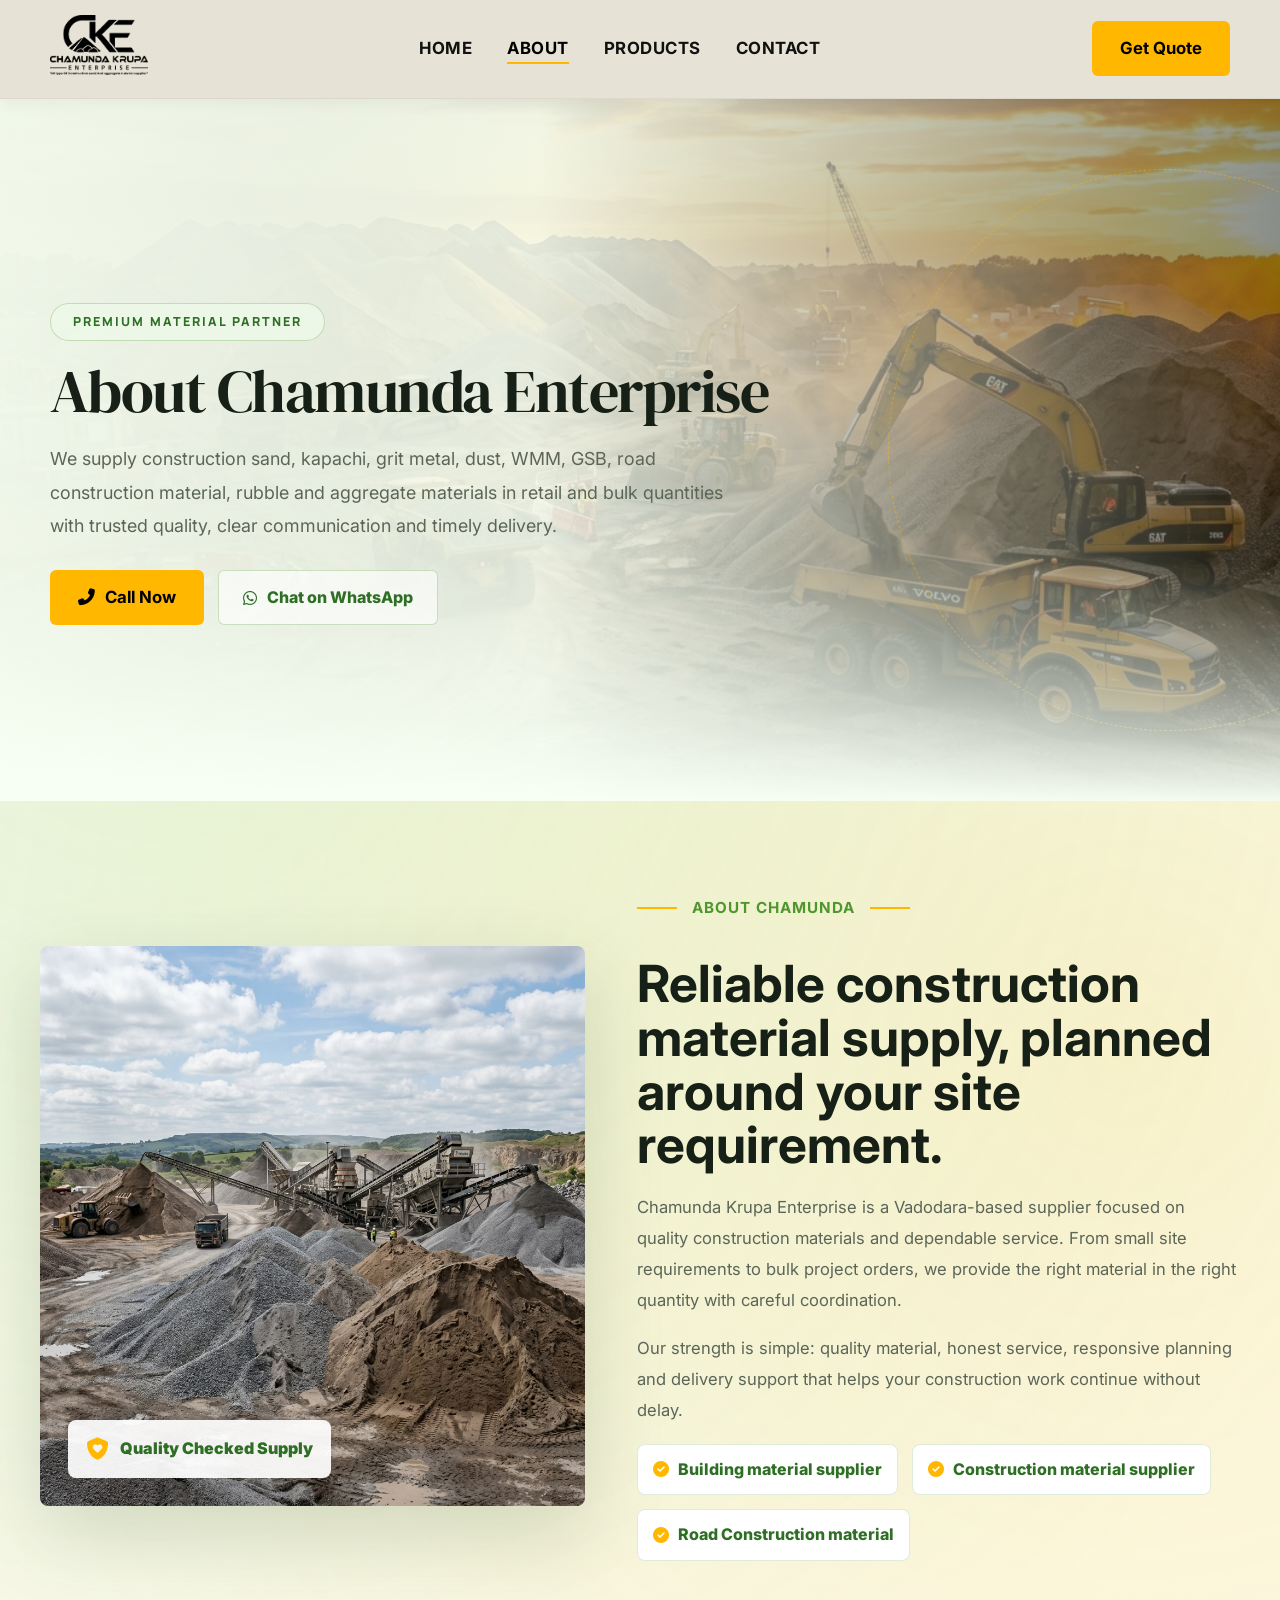
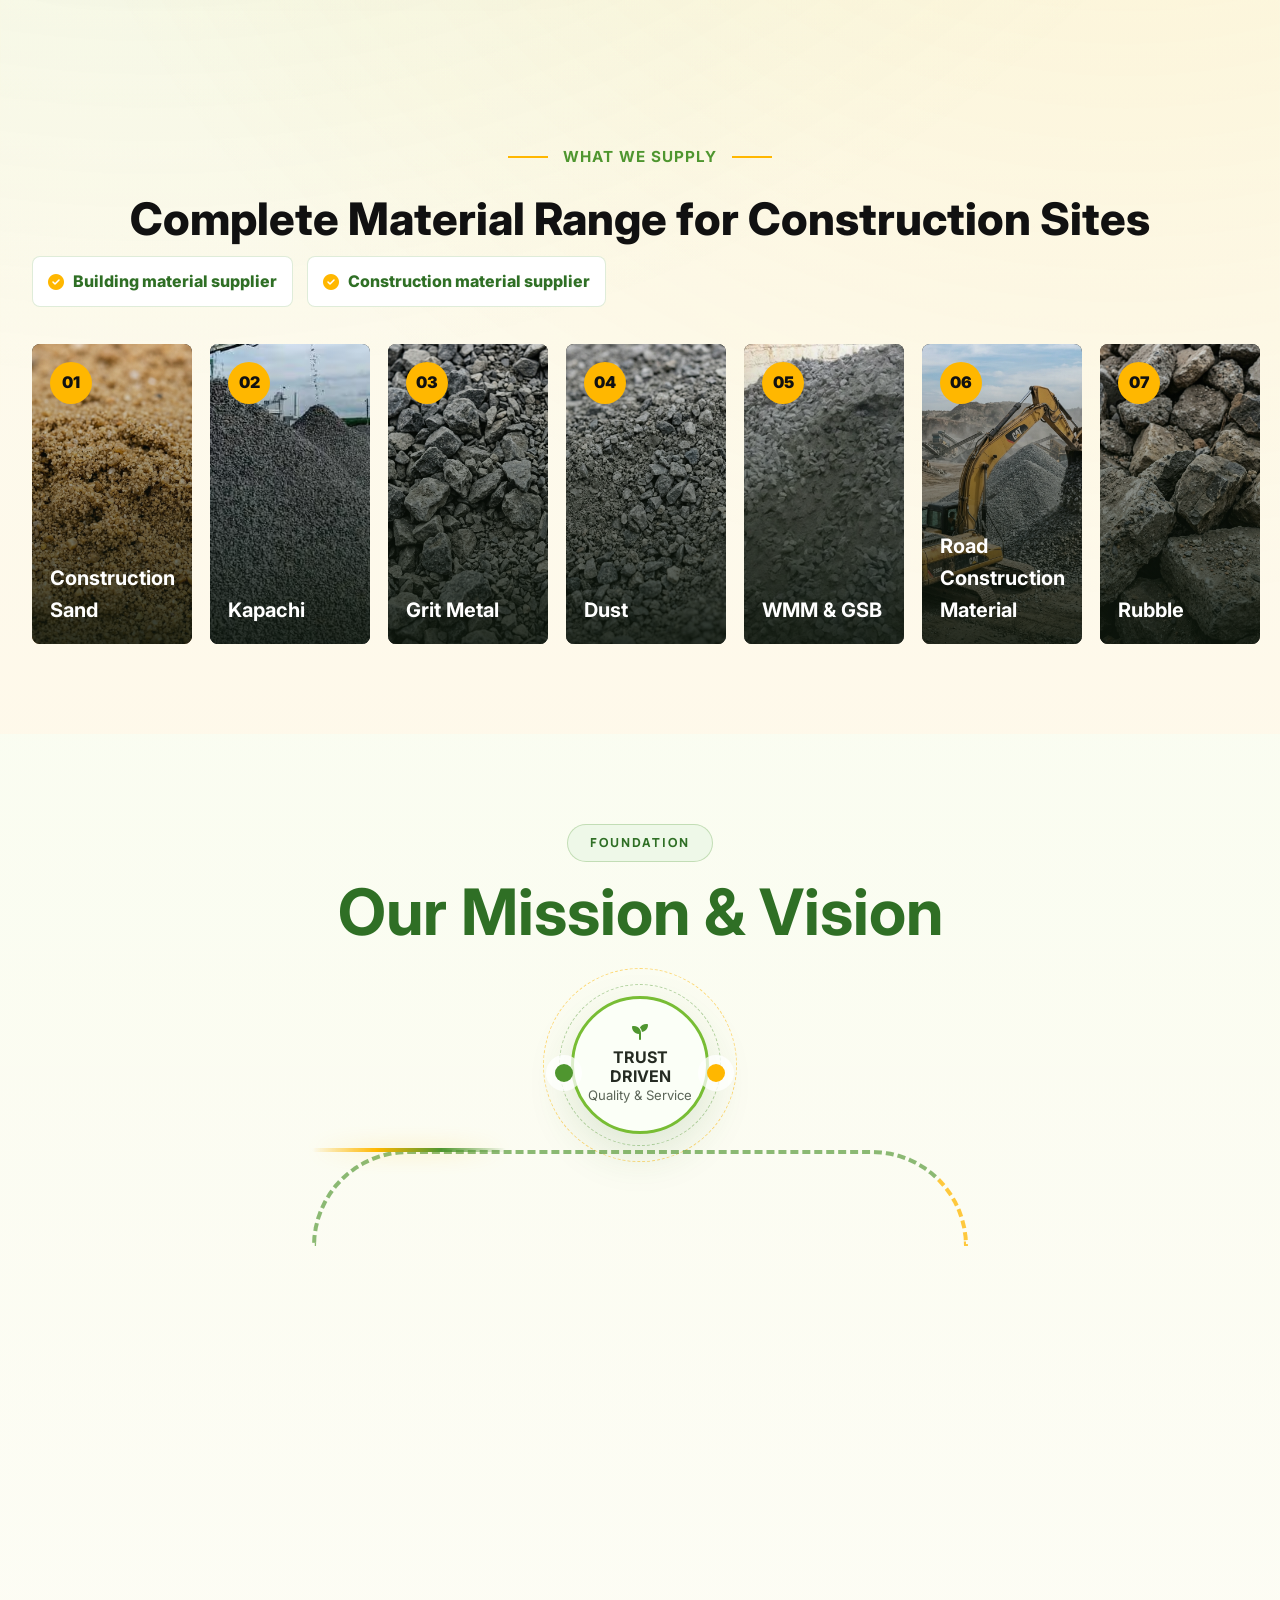
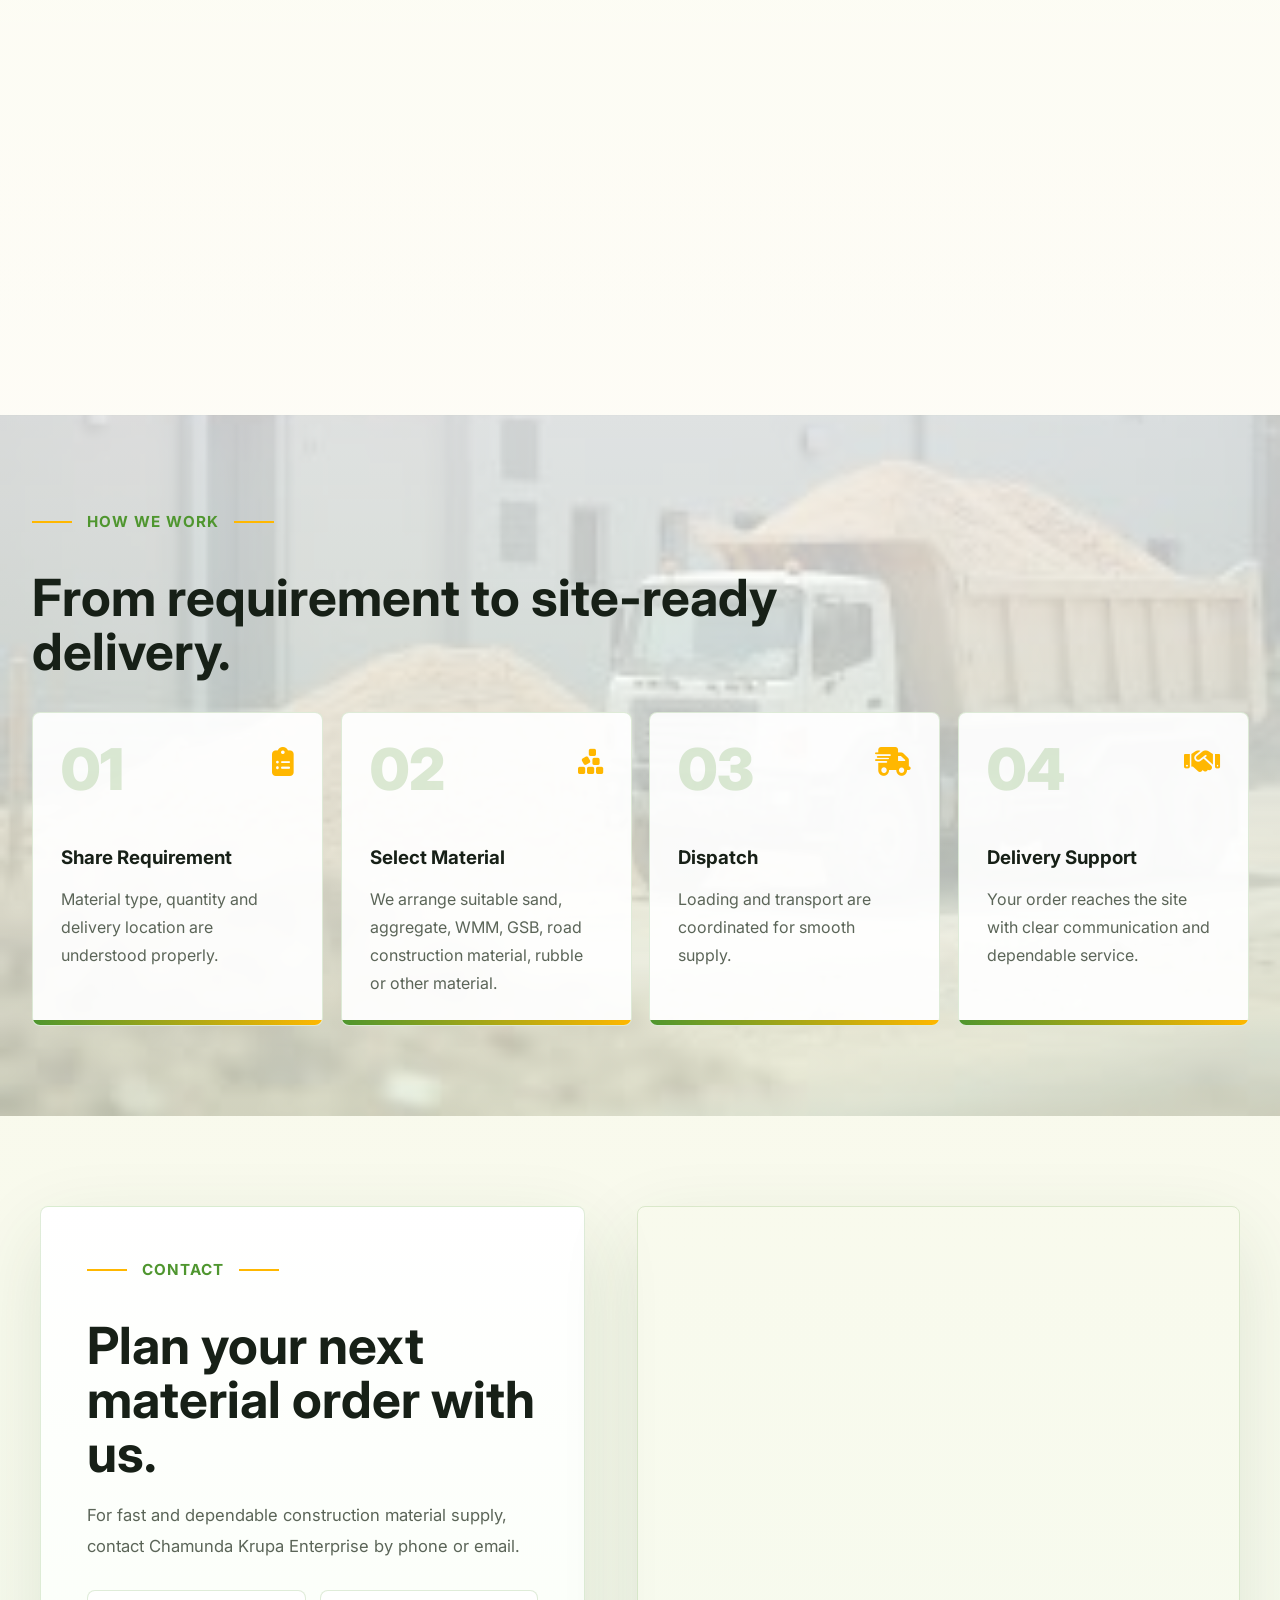
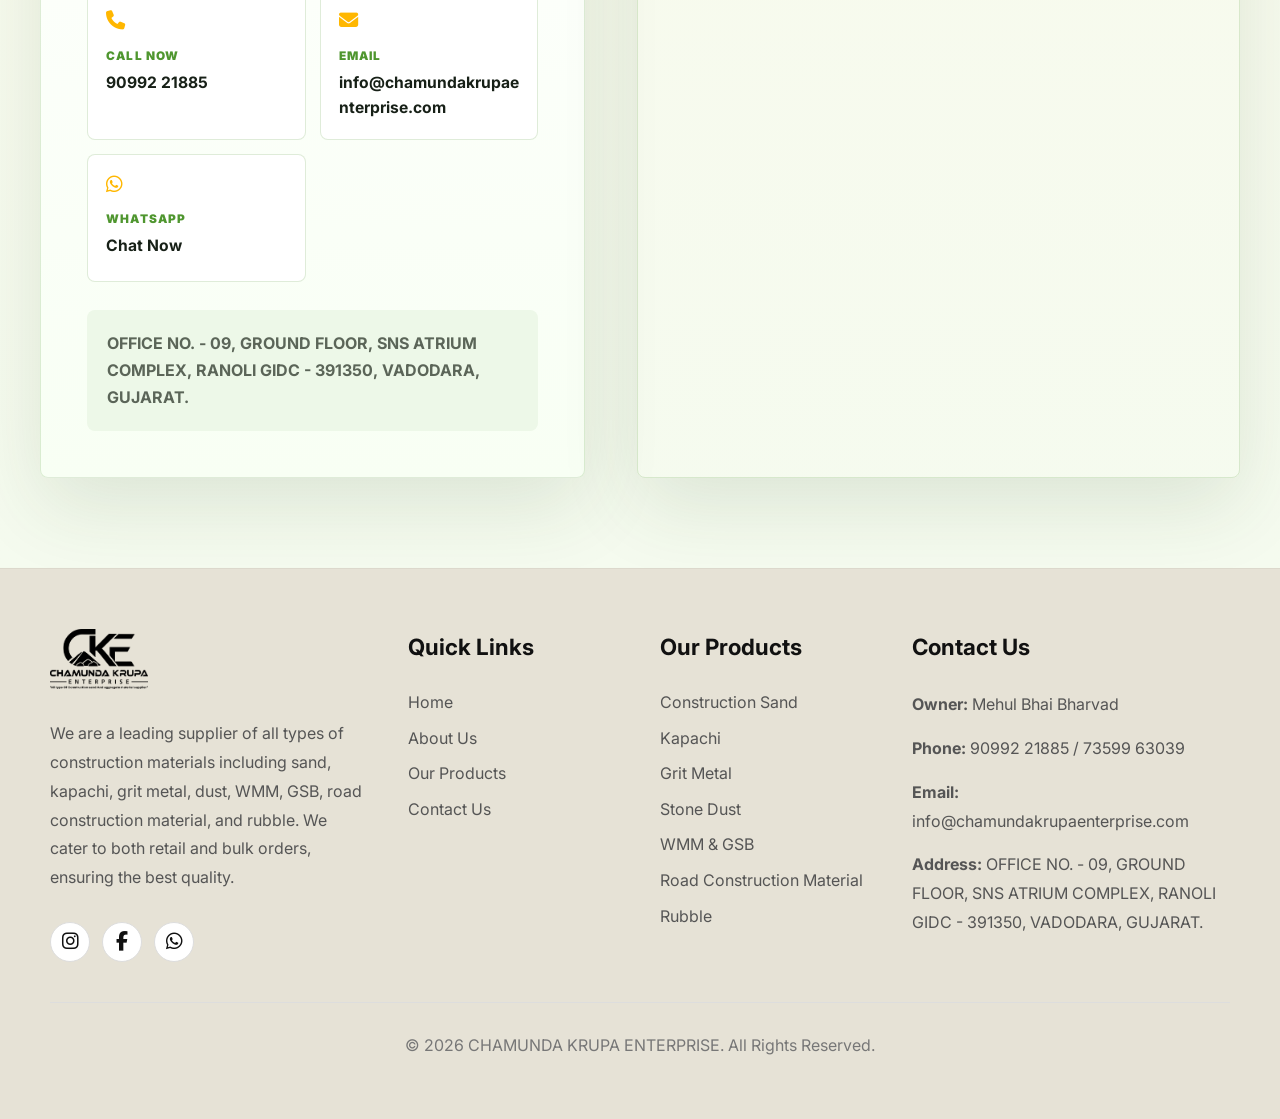
<file: about.html>
<!DOCTYPE html>
<html lang="en">

<head>
    <meta charset="UTF-8">
    <meta name="viewport" content="width=device-width, initial-scale=1.0">
    <title>About Us | CHAMUNDA KRUPA ENTERPRISE</title>
    <meta name="description" content="About Chamunda Krupa Enterprise - premium construction sand, kapachi, grit metal, dust, WMM, GSB, road construction material, rubble and aggregate material supplier in Vadodara.">
    <link rel="icon" type="image/png" href="image and video/logo.png">
    <link rel="apple-touch-icon" href="image and video/logo.png">
    <link rel="stylesheet" href="style.css?v=2.5">
    <link rel="stylesheet" href="https://cdnjs.cloudflare.com/ajax/libs/font-awesome/6.4.0/css/all.min.css">
</head>

<body>
    <div id="header-placeholder"></div>

    <main class="ck-about-page">
        <section class="ck-hero" style="background-image: url('image and video/hero-bg.png');">
            <div class="ck-hero-shade"></div>
            <div class="ck-hero-grid ck-hero-grid-simple">
                <div class="ck-hero-copy reveal reveal-up">
                    <span class="ck-pill">Premium Material Partner</span>
                    <h1>About Chamunda Enterprise</h1>
                    <p>We supply construction sand, kapachi, grit metal, dust, WMM, GSB, road construction material, rubble and aggregate materials in retail and bulk quantities with trusted quality, clear communication and timely delivery.</p>
                    <div class="ck-hero-actions">
                        <a href="tel:+919099221885" class="btn btn-primary"><i class="fas fa-phone-alt"></i> Call Now</a>
                        <a href="https://wa.me/919099221885" class="ck-ghost-btn" target="_blank" rel="noopener noreferrer"><i class="fab fa-whatsapp"></i> Chat on WhatsApp</a>
                    </div>
                </div>
            </div>
        </section>

        <section class="ck-intro ck-intro-reveal" id="ck-intro-reveal">
            <div class="ck-intro-media reveal reveal-right">
                <img src="image and video/about-img.png" alt="Construction aggregate stock and supply yard">
                <div class="ck-floating-badge">
                    <i class="fas fa-shield-heart"></i>
                    <span>Quality Checked Supply</span>
                </div>
            </div>
            <div class="ck-intro-copy reveal reveal-up">
                <span class="section-label">ABOUT CHAMUNDA</span>
                <h2>Reliable construction material supply, planned around your site requirement.</h2>
                <p>Chamunda Krupa Enterprise is a Vadodara-based supplier focused on quality construction materials and dependable service. From small site requirements to bulk project orders, we provide the right material in the right quantity with careful coordination.</p>
                <p>Our strength is simple: quality material, honest service, responsive planning and delivery support that helps your construction work continue without delay.</p>
                <div class="ck-value-list">
                    <span><i class="fas fa-circle-check"></i> Building material supplier</span>
                    <span><i class="fas fa-circle-check"></i> Construction material supplier</span>
                    <span><i class="fas fa-circle-check"></i> Road Construction material</span>
                </div>
            </div>
        </section>

        <section class="ck-materials">
            <div class="section-header reveal reveal-up">
                <div class="section-label">WHAT WE SUPPLY</div>
                <h2>Complete Material Range for Construction Sites</h2>
                <div class="ck-value-list">
                    <span><i class="fas fa-circle-check"></i> Building material supplier</span>
                    <span><i class="fas fa-circle-check"></i> Construction material supplier</span>
                </div>
            </div>
            <div class="ck-material-track">
                <div class="ck-material-card reveal reveal-up">
                    <img src="image and video/product-sand.png" alt="Construction Sand">
                    <span>01</span>
                    <h3>Construction Sand</h3>
                </div>
                <div class="ck-material-card reveal reveal-up">
                    <img src="image and video/kapachi.png" alt="Kapachi">
                    <span>02</span>
                    <h3>Kapachi</h3>
                </div>
                <div class="ck-material-card reveal reveal-up">
                    <img src="image and video/product-gravel.png" alt="Grit Metal">
                    <span>03</span>
                    <h3>Grit Metal</h3>
                </div>
                <div class="ck-material-card reveal reveal-up">
                    <img src="image and video/product-dust.png" alt="Dust">
                    <span>04</span>
                    <h3>Dust</h3>
                </div>
                <div class="ck-material-card reveal reveal-up">
                    <img src="image and video/wmm.png" alt="WMM">
                    <span>05</span>
                    <h3>WMM & GSB</h3>
                </div>
                <div class="ck-material-card reveal reveal-up">
                    <img src="image and video/gallery-3.png" alt="Road Construction Material">
                    <span>06</span>
                    <h3>Road Construction Material</h3>
                </div>
                <div class="ck-material-card reveal reveal-up">
                    <img src="image and video/product-rubble.png" alt="Rubble">
                    <span>07</span>
                    <h3>Rubble</h3>
                </div>
            </div>
        </section>

        <section class="ck-foundation">
            <div class="ck-foundation-head reveal reveal-up">
                <span class="ck-pill">Foundation</span>
                <h2>Our Mission & Vision</h2>
                <div class="ck-trust-orbit">
                    <span class="ck-orbit-dot ck-dot-a"></span>
                    <span class="ck-orbit-dot ck-dot-b"></span>
                    <div class="ck-trust-core">
                        <i class="fas fa-seedling"></i>
                        <strong>TRUST DRIVEN</strong>
                        <span>Quality & Service</span>
                    </div>
                </div>
            </div>

            <div class="ck-foundation-grid">
                <article class="ck-foundation-card ck-vision-card reveal reveal-right">
                    <div class="ck-card-top">
                        <i class="fas fa-eye"></i>
                        <span>01 / Vision</span>
                    </div>
                    <h3>Our Vision</h3>
                    <p>To become a trusted construction material supplier known for consistent quality, fair dealing and dependable delivery support across Vadodara and nearby project locations.</p>
                    <div class="ck-card-line"></div>
                    <ul>
                        <li><strong>Trusted Supply:</strong> Building long-term relationships through reliable material and service.</li>
                        <li><strong>Quality First:</strong> Helping clients receive the right grade and quantity for every site.</li>
                    </ul>
                </article>

                <article class="ck-foundation-card ck-mission-card reveal reveal-left">
                    <div class="ck-card-top">
                        <i class="fas fa-bullseye"></i>
                        <span>02 / Mission</span>
                    </div>
                    <h3>Our Mission</h3>
                    <p>To supply sand, kapachi, grit metal, dust, WMM, GSB, road construction material, rubble and aggregate materials with best quality, smooth coordination and timely delivery as per client requirement.</p>
                    <div class="ck-card-line"></div>
                    <ul>
                        <li><strong>Timely Delivery:</strong> Coordinated dispatch to keep construction work moving.</li>
                        <li><strong>Flexible Orders:</strong> Retail and bulk supply as per project need.</li>
                        <li><strong>Clear Service:</strong> Direct communication from inquiry to delivery.</li>
                    </ul>
                </article>
            </div>
        </section>

        <section class="ck-process">
            <div class="ck-process-copy reveal reveal-up">
                <span class="section-label">HOW WE WORK</span>
                <h2>From requirement to site-ready delivery.</h2>
            </div>
            <div class="ck-process-steps">
                <div class="ck-step reveal reveal-up">
                    <span>01</span>
                    <i class="fas fa-clipboard-list"></i>
                    <h3>Share Requirement</h3>
                    <p>Material type, quantity and delivery location are understood properly.</p>
                </div>
                <div class="ck-step reveal reveal-up">
                    <span>02</span>
                    <i class="fas fa-cubes-stacked"></i>
                    <h3>Select Material</h3>
                    <p>We arrange suitable sand, aggregate, WMM, GSB, road construction material, rubble or other material.</p>
                </div>
                <div class="ck-step reveal reveal-up">
                    <span>03</span>
                    <i class="fas fa-truck-fast"></i>
                    <h3>Dispatch</h3>
                    <p>Loading and transport are coordinated for smooth supply.</p>
                </div>
                <div class="ck-step reveal reveal-up">
                    <span>04</span>
                    <i class="fas fa-handshake"></i>
                    <h3>Delivery Support</h3>
                    <p>Your order reaches the site with clear communication and dependable service.</p>
                </div>
            </div>
        </section>

        <section class="ck-contact" id="ck-contact">
            <div class="ck-contact-card reveal reveal-right">
                <span class="section-label">CONTACT</span>
                <h2>Plan your next material order with us.</h2>
                <p>For fast and dependable construction material supply, contact Chamunda Krupa Enterprise by phone or email.</p>
                <div class="ck-contact-grid">
                    <a href="tel:+919099221885">
                        <i class="fas fa-phone"></i>
                        <span>Call Now</span>
                        <strong>90992 21885</strong>
                    </a>
                    <a href="mailto:info@chamundakrupaenterprise.com">
                        <i class="fas fa-envelope"></i>
                        <span>Email</span>
                        <strong>info@chamundakrupaenterprise.com</strong>
                    </a>
                    <a href="https://wa.me/919099221885" target="_blank">
                        <i class="fab fa-whatsapp"></i>
                        <span>WhatsApp</span>
                        <strong>Chat Now</strong>
                    </a>
                </div>
                <address>
                    OFFICE NO. - 09, GROUND FLOOR, SNS ATRIUM COMPLEX, RANOLI GIDC - 391350, VADODARA, GUJARAT.
                </address>
            </div>
            <div class="ck-map reveal reveal-left">
                <iframe
                    src="https://www.google.com/maps?q=SNS%20ATRIUM%20COMPLEX%20RANOLI%20GIDC%20VADODARA&amp;output=embed"
                    allowfullscreen="" loading="lazy" referrerpolicy="no-referrer-when-downgrade"></iframe>
            </div>
        </section>
    </main>

    <div id="footer-placeholder"></div>
    <script src="script.js?v=2.5"></script>
</body>

</html>
</file>
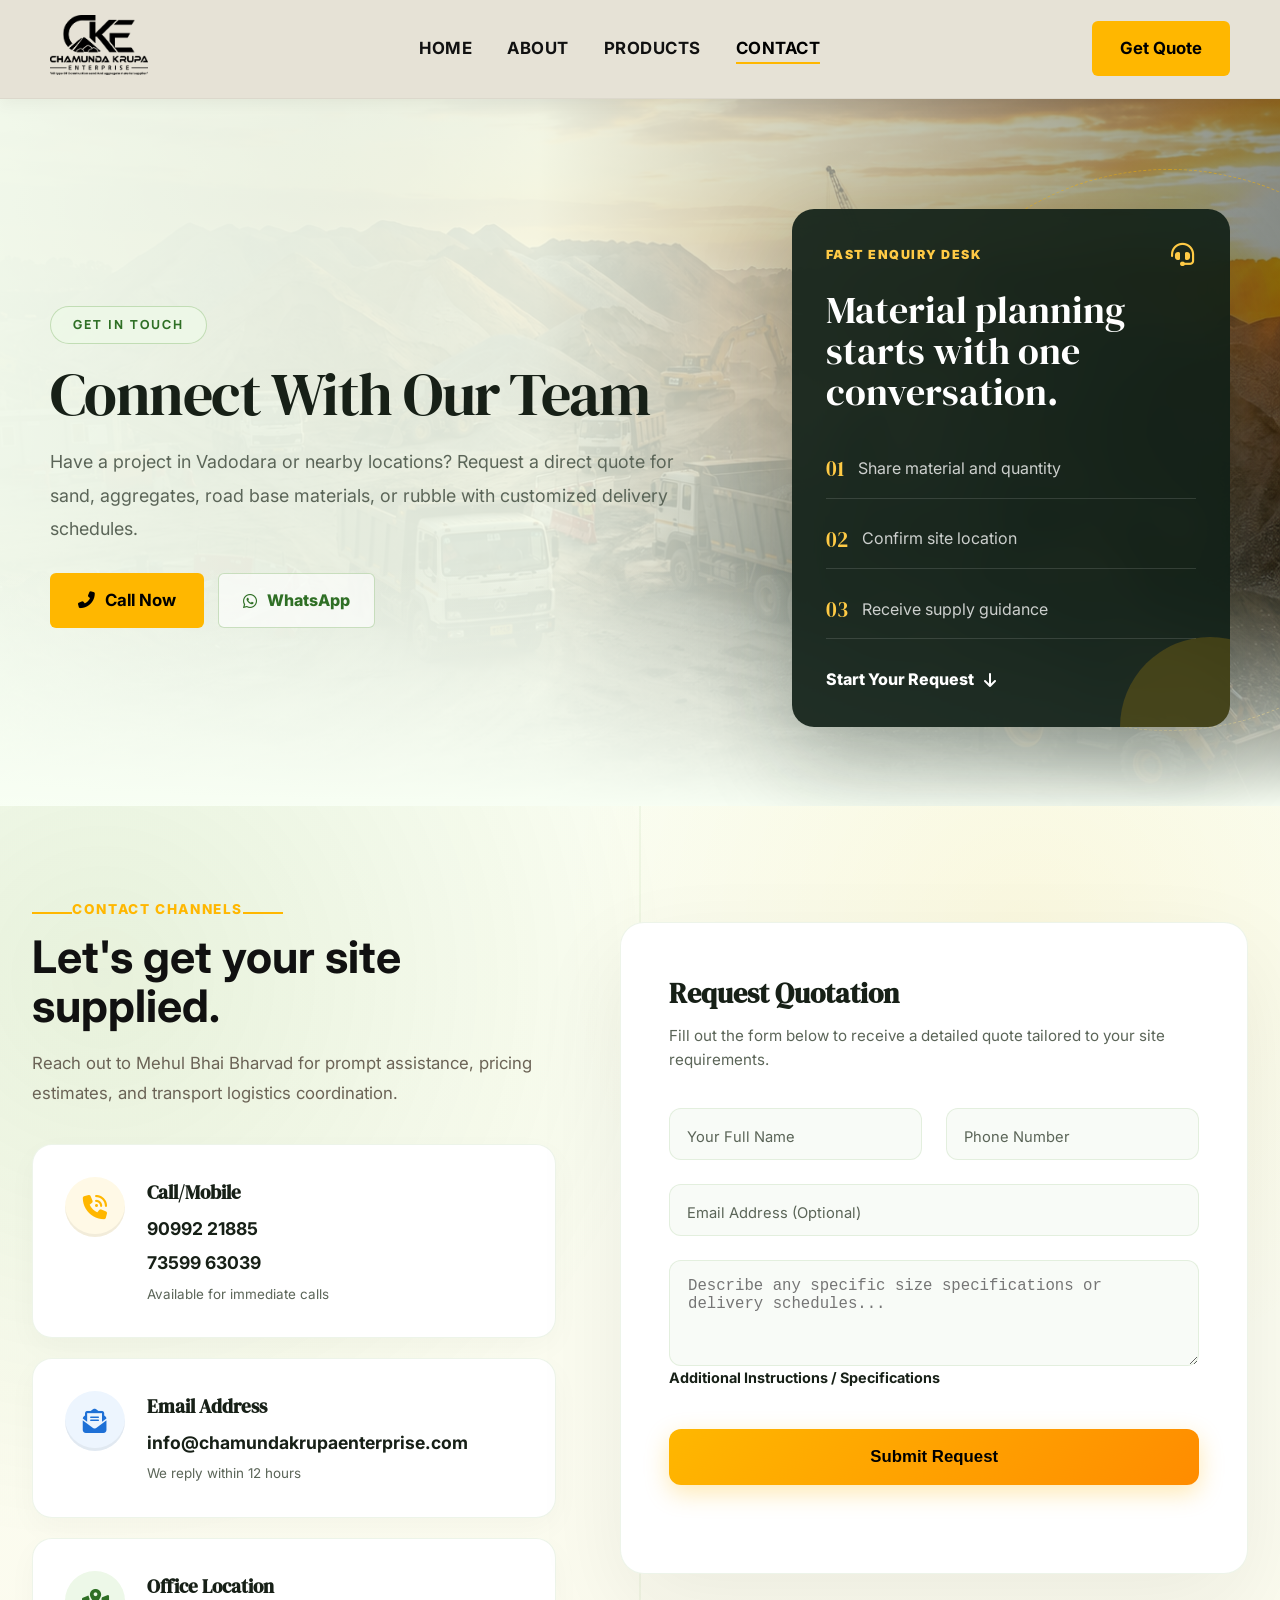
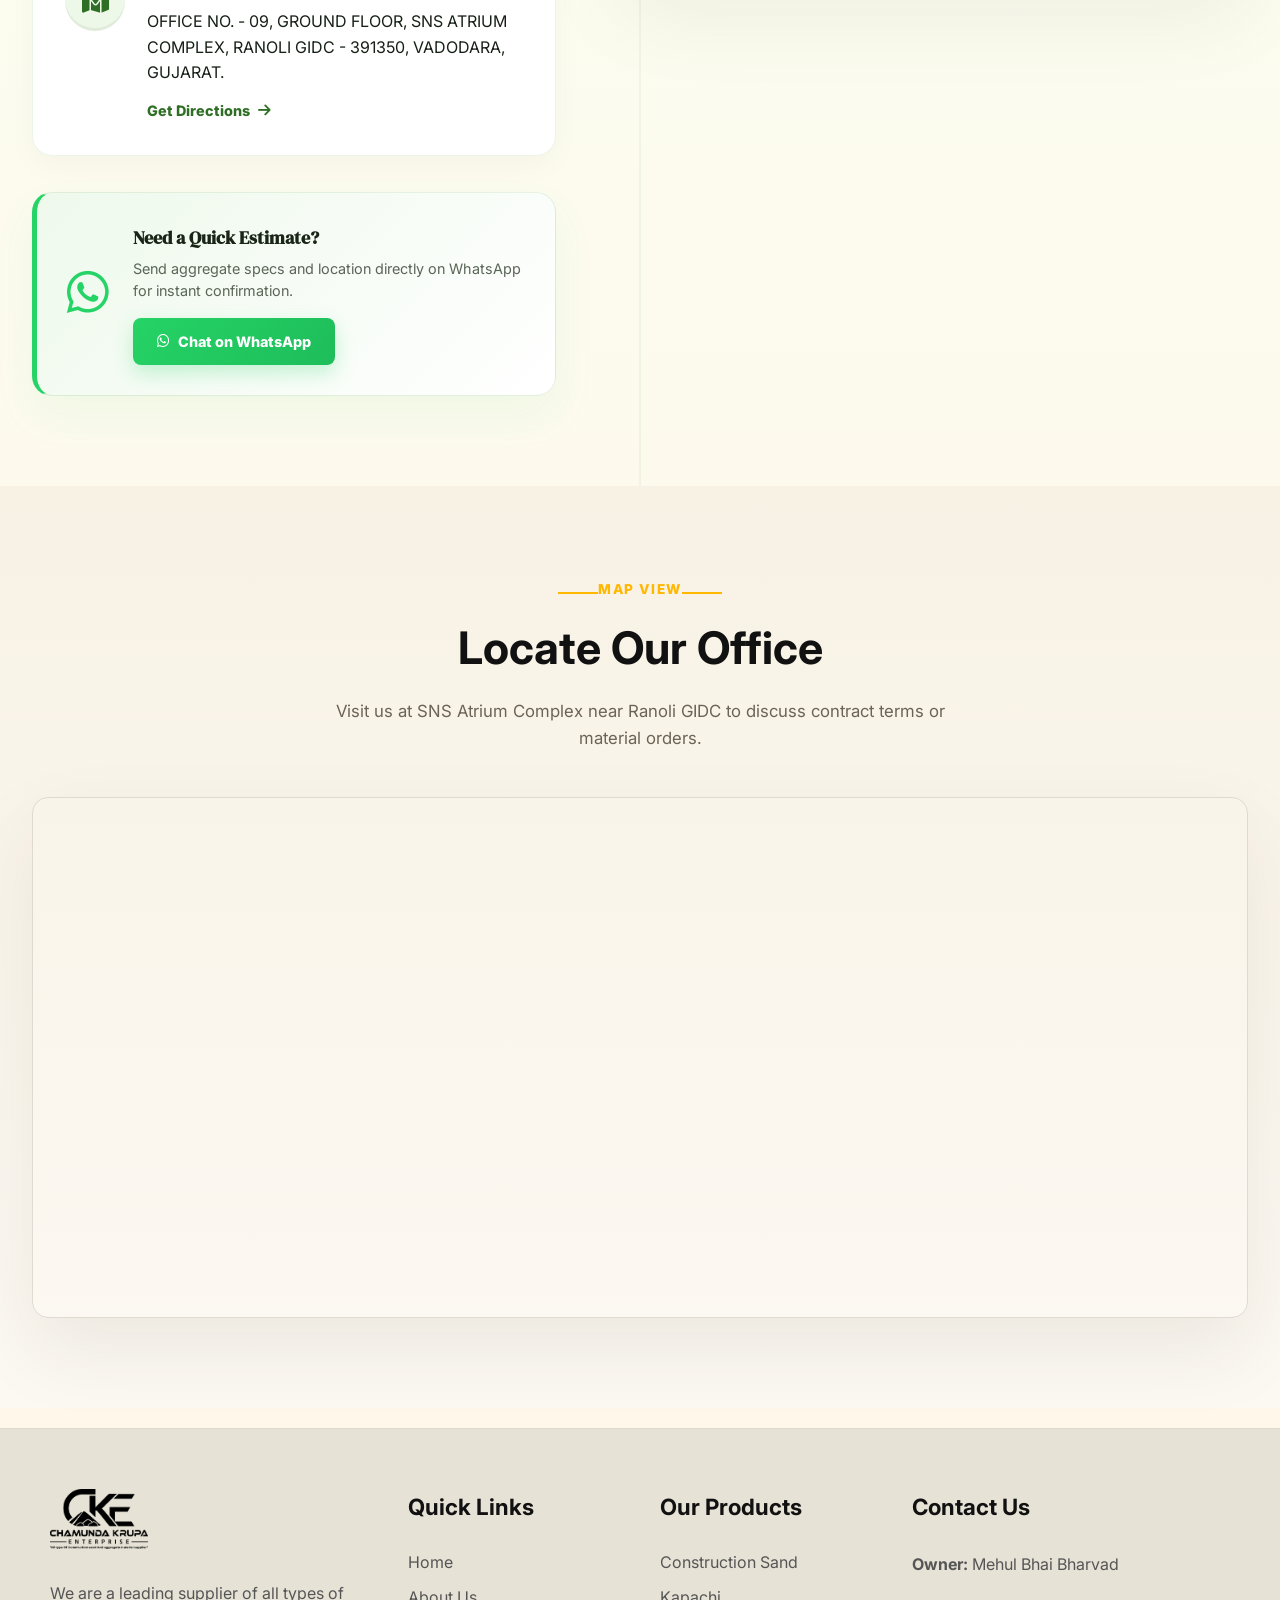
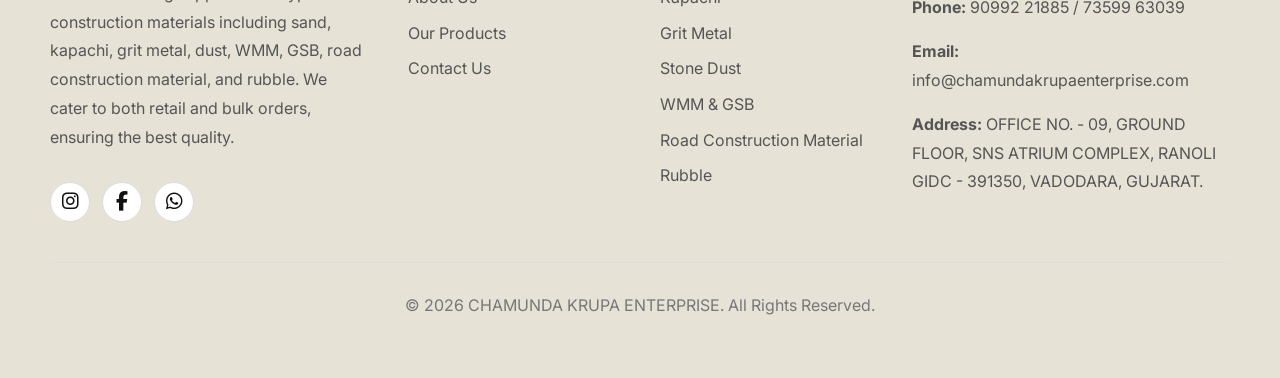
<file: contact.html>
<!DOCTYPE html>
<html lang="en">

<head>
    <meta charset="UTF-8">
    <meta name="viewport" content="width=device-width, initial-scale=1.0">
    <title>Contact Us | CHAMUNDA KRUPA ENTERPRISE</title>
    <meta name="description" content="Contact Chamunda Krupa Enterprise. Reach out for construction sand, kapachi, grit metal, dust, WMM, GSB, road construction material, and rubble supplies in Vadodara. Get your quote today.">
    <link rel="icon" type="image/png" href="image and video/logo.png">
    <link rel="apple-touch-icon" href="image and video/logo.png">
    <link rel="stylesheet" href="style.css?v=2.5">
    <link rel="stylesheet" href="https://cdnjs.cloudflare.com/ajax/libs/font-awesome/6.4.0/css/all.min.css">
</head>

<body>
    <!-- Header dynamically loaded -->
    <div id="header-placeholder"></div>

    <main class="ck-contact-page">
        <!-- Hero Section -->
        <section class="ck-hero" style="background-image: url('image and video/home banner .png');">
            <div class="ck-hero-shade"></div>
            <div class="ck-hero-grid ck-contact-hero-grid">
                <div class="ck-hero-copy reveal reveal-up">
                    <span class="ck-pill">Get in Touch</span>
                    <h1>Connect With Our Team</h1>
                    <p>Have a project in Vadodara or nearby locations? Request a direct quote for sand, aggregates, road base materials, or rubble with customized delivery schedules.</p>
                    <div class="ck-hero-actions">
                        <a href="tel:+919099221885" class="btn btn-primary"><i class="fas fa-phone-alt"></i> Call Now</a>
                        <a href="https://wa.me/919099221885" class="ck-ghost-btn"><i class="fab fa-whatsapp"></i> WhatsApp</a>
                    </div>
                </div>
                <aside class="ck-contact-hero-card reveal reveal-left">
                    <div class="ck-contact-hero-top">
                        <span>Fast Enquiry Desk</span>
                        <i class="fas fa-headset"></i>
                    </div>
                    <h2>Material planning starts with one conversation.</h2>
                    <div class="ck-contact-hero-points">
                        <div><strong>01</strong><span>Share material and quantity</span></div>
                        <div><strong>02</strong><span>Confirm site location</span></div>
                        <div><strong>03</strong><span>Receive supply guidance</span></div>
                    </div>
                    <a href="#ck-quote-form">Start Your Request <i class="fas fa-arrow-down"></i></a>
                </aside>
            </div>
        </section>

        <!-- Interactive Contact Section -->
        <section class="ck-contact-section">
            <div class="ck-contact-container">
                
                <!-- Left Column: Premium Information Cards -->
                <div class="ck-contact-info-panel reveal reveal-left">
                    <div class="info-section-header">
                        <span class="section-label">CONTACT CHANNELS</span>
                        <h2>Let's get your site supplied.</h2>
                        <p>Reach out to Mehul Bhai Bharvad for prompt assistance, pricing estimates, and transport logistics coordination.</p>
                    </div>

                    <div class="ck-info-cards-grid">
                        <!-- Card: Call -->
                        <div class="ck-info-card hover-lift-card">
                            <div class="card-icon-wrapper call-icon">
                                <i class="fas fa-phone-volume"></i>
                            </div>
                            <div class="card-details">
                                <h3>Call/Mobile</h3>
                                <p class="card-value"><a href="tel:+919099221885">90992 21885</a></p>
                                <p class="card-value"><a href="tel:+917359963039">73599 63039</a></p>
                                <span class="card-hint">Available for immediate calls</span>
                            </div>
                        </div>

                        <!-- Card: Email -->
                        <div class="ck-info-card hover-lift-card">
                            <div class="card-icon-wrapper email-icon">
                                <i class="fas fa-envelope-open-text"></i>
                            </div>
                            <div class="card-details">
                                <h3>Email Address</h3>
                                <p class="card-value"><a href="mailto:info@chamundakrupaenterprise.com">info@chamundakrupaenterprise.com</a></p>
                                <span class="card-hint">We reply within 12 hours</span>
                            </div>
                        </div>

                        <!-- Card: Office Address -->
                        <div class="ck-info-card hover-lift-card address-card">
                            <div class="card-icon-wrapper address-icon">
                                <i class="fas fa-map-location-dot"></i>
                            </div>
                            <div class="card-details">
                                <h3>Office Location</h3>
                                <p class="card-address">OFFICE NO. - 09, GROUND FLOOR, SNS ATRIUM COMPLEX, RANOLI GIDC - 391350, VADODARA, GUJARAT.</p>
                                <a href="https://maps.google.com/?q=SNS+ATRIUM+COMPLEX+RANOLI+GIDC+VADODARA" target="_blank" class="card-action-link">Get Directions <i class="fas fa-arrow-right"></i></a>
                            </div>
                        </div>
                    </div>

                    <!-- WhatsApp Quick Connect -->
                    <div class="ck-whatsapp-banner reveal reveal-up">
                        <div class="wa-icon">
                            <i class="fab fa-whatsapp"></i>
                        </div>
                        <div class="wa-content">
                            <h4>Need a Quick Estimate?</h4>
                            <p>Send aggregate specs and location directly on WhatsApp for instant confirmation.</p>
                            <a href="https://wa.me/919099221885" target="_blank" class="btn btn-wa"><i class="fab fa-whatsapp"></i> Chat on WhatsApp</a>
                        </div>
                    </div>
                </div>

                <!-- Right Column: Premium Interactive Form -->
                <div class="ck-contact-form-panel reveal reveal-right">
                    <div class="form-card-wrapper">
                        <div class="form-header">
                            <h3>Request Quotation</h3>
                            <p>Fill out the form below to receive a detailed quote tailored to your site requirements.</p>
                        </div>
                        
                        <form id="ck-quote-form" action="https://api.web3forms.com/submit" method="post" novalidate>
                            <input type="hidden" name="access_key" value="ab759716-b1c9-4673-90e1-d86ef7dc6899">
                            <input type="hidden" name="from_name" value="Chamunda Krupa Enterprise">
                            <input type="hidden" name="subject" value="Chamunda Krupa Enterprise - New Contact Form Inquiry">
                            <input type="hidden" id="requested-material" name="requested_material" value="">
                            <input type="checkbox" name="botcheck" class="form-botcheck-field" tabindex="-1" autocomplete="off">
                            <div class="form-grid">
                                <div class="form-group floating-input-group">
                                    <input type="text" id="user-name" name="name" required placeholder=" ">
                                    <label for="user-name">Your Full Name</label>
                                    <span class="error-msg">Please enter your name</span>
                                </div>

                                <div class="form-group floating-input-group">
                                    <input type="tel" id="user-phone" name="phone" required placeholder=" ">
                                    <label for="user-phone">Phone Number</label>
                                    <span class="error-msg">Please enter a valid 10-digit phone number</span>
                                </div>

                                <div class="form-group floating-input-group full-width">
                                    <input type="email" id="user-email" name="email" placeholder=" ">
                                    <label for="user-email">Email Address (Optional)</label>
                                    <span class="error-msg">Please enter a valid email address</span>
                                </div>

                                 <div class="form-group text-area-group full-width">
                                     <textarea id="additional-message" name="message" rows="4" placeholder="Describe any specific size specifications or delivery schedules..."></textarea>
                                     <label for="additional-message" class="static-label">Additional Instructions / Specifications</label>
                                 </div>
                            </div>

                            <button type="submit" class="btn btn-primary submit-btn-premium">
                                <span class="btn-text">Submit Request</span>
                                <span class="btn-loader-dots">
                                    <span></span><span></span><span></span>
                                </span>
                            </button>

                            <p class="form-submit-message" id="form-submit-message" aria-live="polite"></p>
                        </form>

                        <!-- Success Overlay / Message -->
                        <div class="form-success-overlay" id="form-success-msg">
                            <div class="success-content">
                                <div class="success-icon-box">
                                    <i class="fas fa-circle-check"></i>
                                </div>
                                <h3>Request Sent Successfully!</h3>
                                <p>Thank you. We have received your query. Mehul Bhai will review your details and contact you shortly with the best quote.</p>
                                <button type="button" class="btn btn-outline close-success-btn">Send Another Message</button>
                            </div>
                        </div>
                    </div>
                </div>

            </div>
        </section>

        <!-- Map Section -->
        <section class="ck-map-section">
            <div class="map-inner-container">
                <div class="map-heading reveal reveal-up">
                    <span class="section-label">MAP VIEW</span>
                    <h2>Locate Our Office</h2>
                    <p>Visit us at SNS Atrium Complex near Ranoli GIDC to discuss contract terms or material orders.</p>
                </div>
                <div class="ck-map-frame-wrapper reveal reveal-up">
                    <iframe
                        src="https://www.google.com/maps?q=SNS%20ATRIUM%20COMPLEX%20RANOLI%20GIDC%20VADODARA&amp;output=embed"
                        allowfullscreen="" loading="lazy" referrerpolicy="no-referrer-when-downgrade" class="google-map-iframe"></iframe>
                </div>
            </div>
        </section>
    </main>

    <!-- Footer dynamically loaded -->
    <div id="footer-placeholder"></div>

    <script src="script.js?v=2.5"></script>
</body>

</html>
</file>
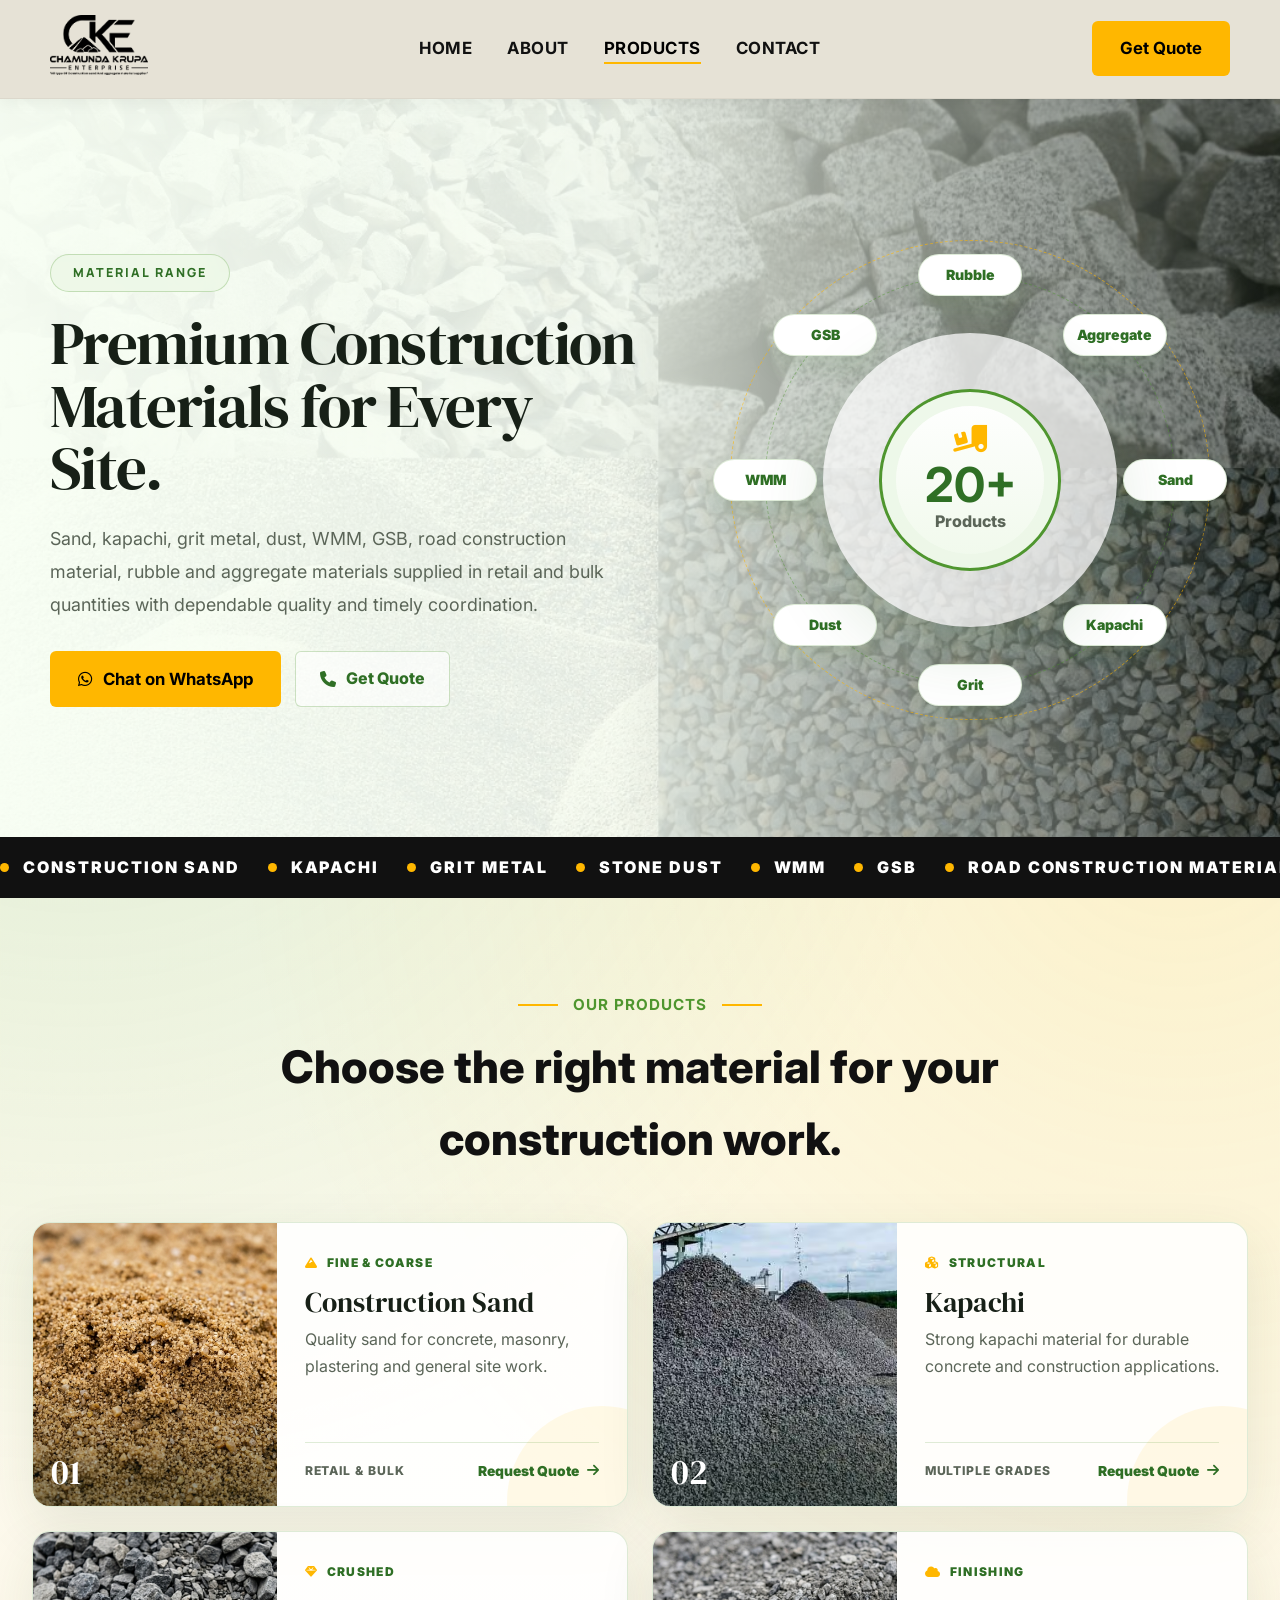
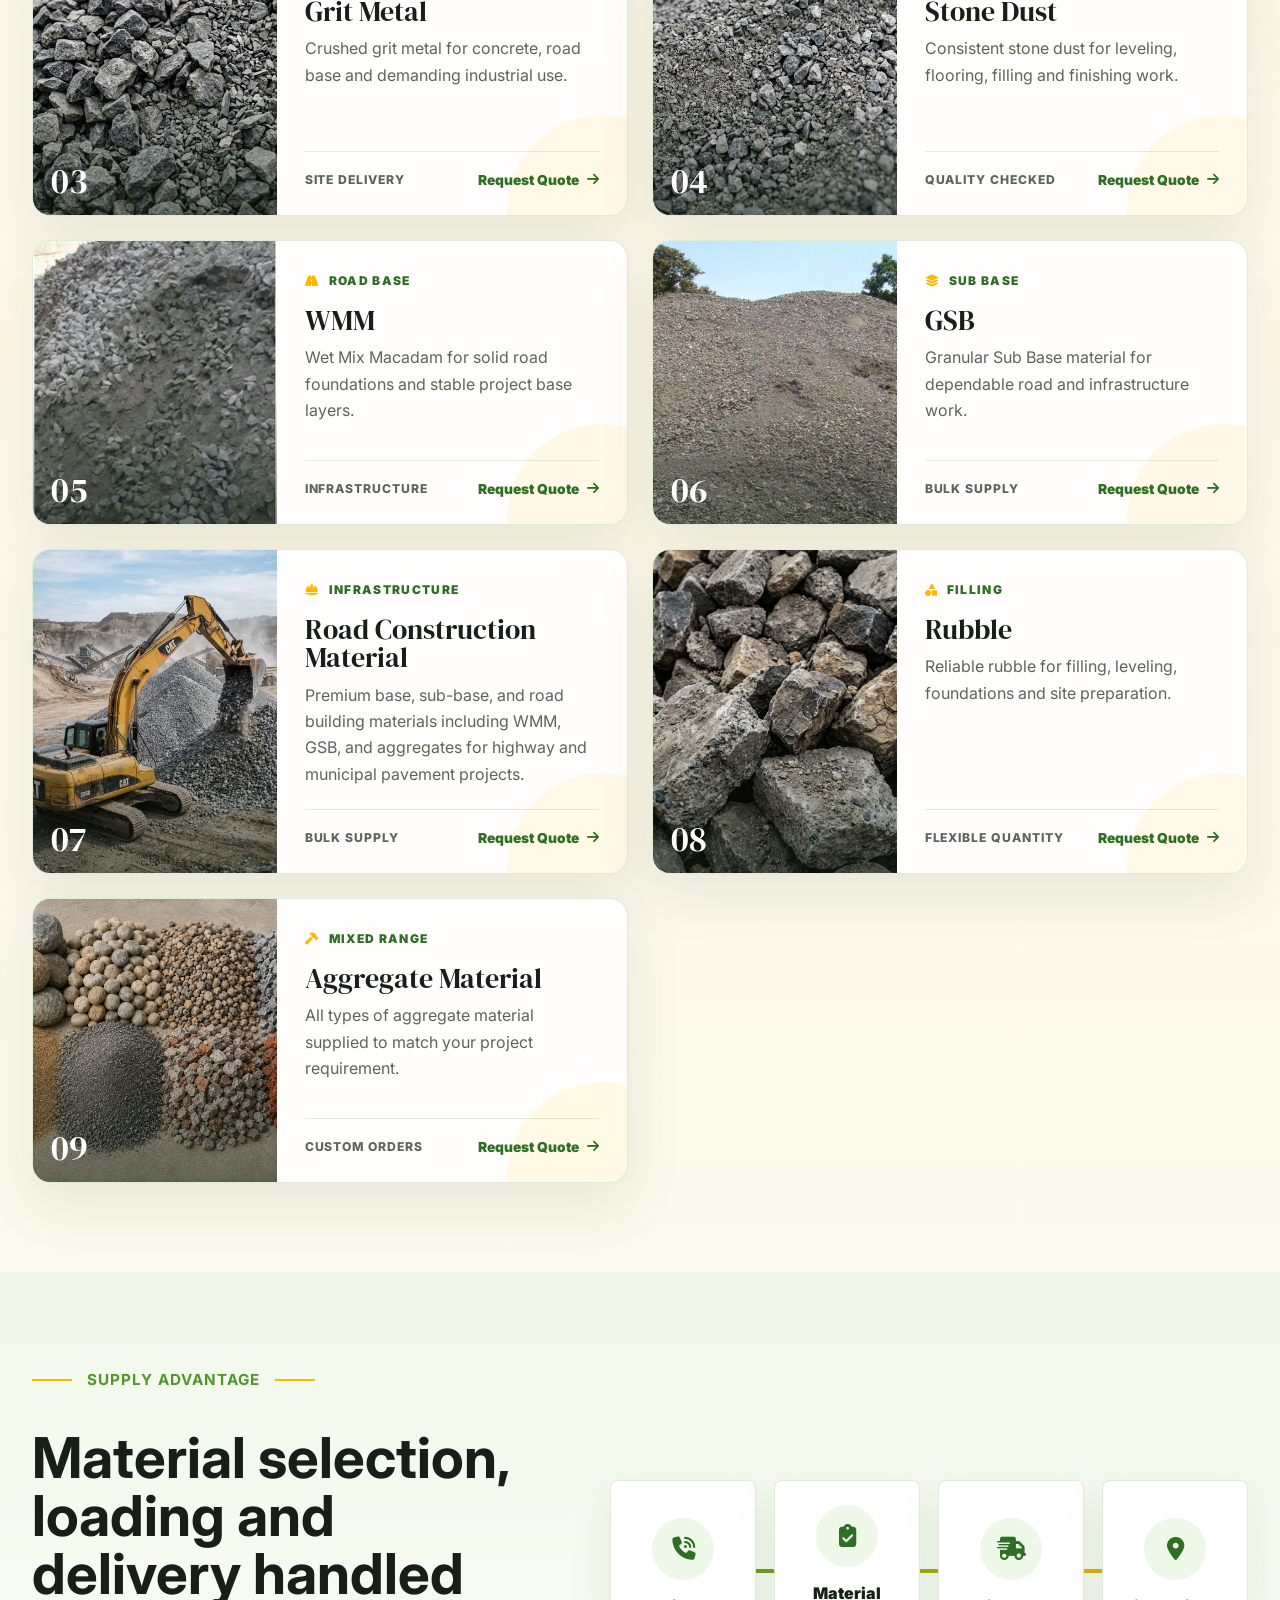
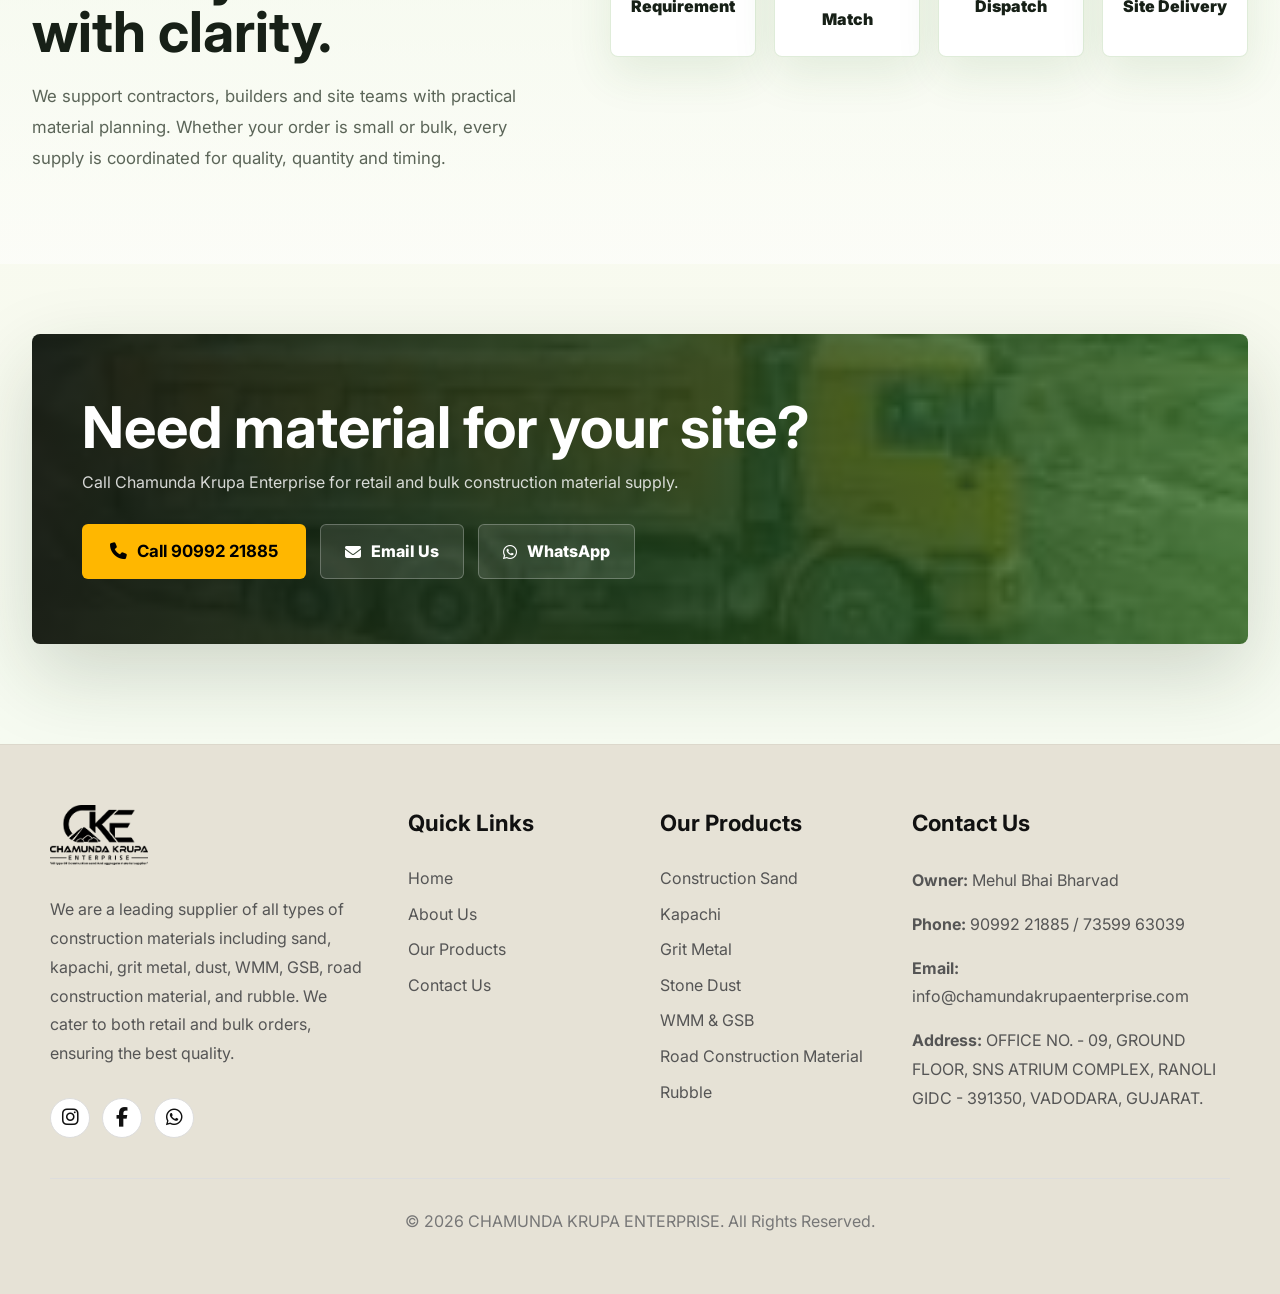
<file: products.html>
<!DOCTYPE html>
<html lang="en">

<head>
    <meta charset="UTF-8">
    <meta name="viewport" content="width=device-width, initial-scale=1.0">
    <title>Products | CHAMUNDA KRUPA ENTERPRISE</title>
    <meta name="description" content="Explore construction sand, kapachi, grit metal, dust, WMM, GSB, road construction material, rubble and aggregate materials supplied by Chamunda Krupa Enterprise in Vadodara.">
    <link rel="icon" type="image/png" href="image and video/logo.png">
    <link rel="apple-touch-icon" href="image and video/logo.png">
    <link rel="stylesheet" href="style.css?v=2.5">
    <link rel="stylesheet" href="https://cdnjs.cloudflare.com/ajax/libs/font-awesome/6.4.0/css/all.min.css">
</head>

<body>
    <div id="header-placeholder"></div>

    <main class="ck-products-page">
        <section class="ck-products-hero">
            <div class="ck-products-hero-bg">
                <img src="image and video/mix product.png" alt="Construction aggregate materials">
            </div>
            <div class="ck-products-hero-inner">
                <div class="ck-products-hero-copy reveal reveal-up">
                    <span class="ck-pill">Material Range</span>
                    <h1>Premium Construction Materials for Every Site.</h1>
                    <p>Sand, kapachi, grit metal, dust, WMM, GSB, road construction material, rubble and aggregate materials supplied in retail and bulk quantities with dependable quality and timely coordination.</p>
                    <div class="ck-products-actions">
                        <a href="https://wa.me/919099221885" class="btn btn-primary" target="_blank" rel="noopener noreferrer"><i class="fab fa-whatsapp"></i> Chat on WhatsApp</a>
                        <a href="tel:+919099221885" class="ck-ghost-btn"><i class="fas fa-phone"></i> Get Quote</a>
                    </div>
                </div>
                <div class="ck-material-wheel reveal reveal-left" aria-label="Product categories">
                    <span style="--i:0;">Sand</span>
                    <span style="--i:1;">Kapachi</span>
                    <span style="--i:2;">Grit</span>
                    <span style="--i:3;">Dust</span>
                    <span style="--i:4;">WMM</span>
                    <span style="--i:5;">GSB</span>
                    <span style="--i:6;">Rubble</span>
                    <span style="--i:7;">Aggregate</span>
                    <div class="ck-wheel-core">
                        <i class="fas fa-truck-loading"></i>
                        <strong>20+</strong>
                        <em>Products</em>
                    </div>
                </div>
            </div>
        </section>

        <section class="ck-product-marquee" aria-label="Construction material categories">
            <div class="ck-marquee-track">
                <span>Construction Sand</span>
                <span>Kapachi</span>
                <span>Grit Metal</span>
                <span>Stone Dust</span>
                <span>WMM</span>
                <span>GSB</span>
                <span>Road Construction Material</span>
                <span>Rubble</span>
                <span>Aggregate Material</span>
                <span>Construction Sand</span>
                <span>Kapachi</span>
                <span>Grit Metal</span>
                <span>Stone Dust</span>
            </div>
        </section>

        <section class="ck-product-showcase" id="product-list">
            <div class="section-header reveal reveal-up">
                <div class="section-label">OUR PRODUCTS</div>
                <h2>Choose the right material for your construction work.</h2>
            </div>

            <div class="ck-product-catalog">
                <article class="ck-catalog-card reveal reveal-up">
                    <div class="ck-catalog-media">
                        <img src="image and video/product-sand.png" alt="Construction Sand">
                        <span class="ck-catalog-number">01</span>
                    </div>
                    <div class="ck-catalog-content">
                        <div class="ck-catalog-type"><i class="fas fa-mountain"></i> Fine & Coarse</div>
                        <h3>Construction Sand</h3>
                        <p>Quality sand for concrete, masonry, plastering and general site work.</p>
                        <div class="ck-catalog-footer">
                            <span>Retail & Bulk</span>
                            <a href="contact.html?material=Construction%20Sand">Request Quote <i class="fas fa-arrow-right"></i></a>
                        </div>
                    </div>
                </article>

                <article class="ck-catalog-card reveal reveal-up">
                    <div class="ck-catalog-media">
                        <img src="image and video/kapachi.png" alt="Kapachi">
                        <span class="ck-catalog-number">02</span>
                    </div>
                    <div class="ck-catalog-content">
                        <div class="ck-catalog-type"><i class="fas fa-cubes"></i> Structural</div>
                        <h3>Kapachi</h3>
                        <p>Strong kapachi material for durable concrete and construction applications.</p>
                        <div class="ck-catalog-footer">
                            <span>Multiple Grades</span>
                            <a href="contact.html?material=Kapachi">Request Quote <i class="fas fa-arrow-right"></i></a>
                        </div>
                    </div>
                </article>

                <article class="ck-catalog-card reveal reveal-up">
                    <div class="ck-catalog-media">
                        <img src="image and video/product-gravel.png" alt="Grit Metal">
                        <span class="ck-catalog-number">03</span>
                    </div>
                    <div class="ck-catalog-content">
                        <div class="ck-catalog-type"><i class="fas fa-gem"></i> Crushed</div>
                        <h3>Grit Metal</h3>
                        <p>Crushed grit metal for concrete, road base and demanding industrial use.</p>
                        <div class="ck-catalog-footer">
                            <span>Site Delivery</span>
                            <a href="contact.html?material=Grit%20Metal">Request Quote <i class="fas fa-arrow-right"></i></a>
                        </div>
                    </div>
                </article>

                <article class="ck-catalog-card reveal reveal-up">
                    <div class="ck-catalog-media">
                        <img src="image and video/product-dust.png" alt="Stone Dust">
                        <span class="ck-catalog-number">04</span>
                    </div>
                    <div class="ck-catalog-content">
                        <div class="ck-catalog-type"><i class="fas fa-cloud"></i> Finishing</div>
                        <h3>Stone Dust</h3>
                        <p>Consistent stone dust for leveling, flooring, filling and finishing work.</p>
                        <div class="ck-catalog-footer">
                            <span>Quality Checked</span>
                            <a href="contact.html?material=Stone%20Dust">Request Quote <i class="fas fa-arrow-right"></i></a>
                        </div>
                    </div>
                </article>

                <article class="ck-catalog-card reveal reveal-up">
                    <div class="ck-catalog-media">
                        <img src="image and video/wmm.png" alt="WMM">
                        <span class="ck-catalog-number">05</span>
                    </div>
                    <div class="ck-catalog-content">
                        <div class="ck-catalog-type"><i class="fas fa-road"></i> Road Base</div>
                        <h3>WMM</h3>
                        <p>Wet Mix Macadam for solid road foundations and stable project base layers.</p>
                        <div class="ck-catalog-footer">
                            <span>Infrastructure</span>
                            <a href="contact.html?material=WMM">Request Quote <i class="fas fa-arrow-right"></i></a>
                        </div>
                    </div>
                </article>

                <article class="ck-catalog-card reveal reveal-up">
                    <div class="ck-catalog-media">
                        <img src="image and video/gsb.png" alt="GSB">
                        <span class="ck-catalog-number">06</span>
                    </div>
                    <div class="ck-catalog-content">
                        <div class="ck-catalog-type"><i class="fas fa-layer-group"></i> Sub Base</div>
                        <h3>GSB</h3>
                        <p>Granular Sub Base material for dependable road and infrastructure work.</p>
                        <div class="ck-catalog-footer">
                            <span>Bulk Supply</span>
                            <a href="contact.html?material=GSB">Request Quote <i class="fas fa-arrow-right"></i></a>
                        </div>
                    </div>
                </article>

                <article class="ck-catalog-card reveal reveal-up">
                    <div class="ck-catalog-media">
                        <img src="image and video/gallery-3.png" alt="Road Construction Material">
                        <span class="ck-catalog-number">07</span>
                    </div>
                    <div class="ck-catalog-content">
                        <div class="ck-catalog-type"><i class="fas fa-helmet-safety"></i> Infrastructure</div>
                        <h3>Road Construction Material</h3>
                        <p>Premium base, sub-base, and road building materials including WMM, GSB, and aggregates for highway and municipal pavement projects.</p>
                        <div class="ck-catalog-footer">
                             <span>Bulk Supply</span>
                             <a href="contact.html?material=Road%20Construction%20Material">Request Quote <i class="fas fa-arrow-right"></i></a>
                        </div>
                    </div>
                </article>

                <article class="ck-catalog-card reveal reveal-up">
                    <div class="ck-catalog-media">
                        <img src="image and video/product-rubble.png" alt="Rubble">
                        <span class="ck-catalog-number">08</span>
                    </div>
                    <div class="ck-catalog-content">
                        <div class="ck-catalog-type"><i class="fas fa-shapes"></i> Filling</div>
                        <h3>Rubble</h3>
                        <p>Reliable rubble for filling, leveling, foundations and site preparation.</p>
                        <div class="ck-catalog-footer">
                            <span>Flexible Quantity</span>
                            <a href="contact.html?material=Rubble">Request Quote <i class="fas fa-arrow-right"></i></a>
                        </div>
                    </div>
                </article>

                <article class="ck-catalog-card reveal reveal-up">
                    <div class="ck-catalog-media">
                        <img src="image and video/aggregate.png" alt="Aggregate Material">
                        <span class="ck-catalog-number">09</span>
                    </div>
                    <div class="ck-catalog-content">
                        <div class="ck-catalog-type"><i class="fas fa-hammer"></i> Mixed Range</div>
                        <h3>Aggregate Material</h3>
                        <p>All types of aggregate material supplied to match your project requirement.</p>
                        <div class="ck-catalog-footer">
                            <span>Custom Orders</span>
                            <a href="contact.html?material=Aggregate%20Material">Request Quote <i class="fas fa-arrow-right"></i></a>
                        </div>
                    </div>
                </article>
            </div>
        </section>

        <section class="ck-supply-system">
            <div class="ck-system-copy reveal reveal-right">
                <span class="section-label">SUPPLY ADVANTAGE</span>
                <h2>Material selection, loading and delivery handled with clarity.</h2>
                <p>We support contractors, builders and site teams with practical material planning. Whether your order is small or bulk, every supply is coordinated for quality, quantity and timing.</p>
            </div>
            <div class="ck-system-flow reveal reveal-left">
                <div class="ck-flow-step">
                    <i class="fas fa-phone-volume"></i>
                    <span>Requirement</span>
                </div>
                <div class="ck-flow-step">
                    <i class="fas fa-clipboard-check"></i>
                    <span>Material Match</span>
                </div>
                <div class="ck-flow-step">
                    <i class="fas fa-truck-fast"></i>
                    <span>Dispatch</span>
                </div>
                <div class="ck-flow-step">
                    <i class="fas fa-location-dot"></i>
                    <span>Site Delivery</span>
                </div>
            </div>
        </section>

        <section class="ck-products-cta">
            <div class="ck-products-cta-inner reveal reveal-up">
                <h2>Need material for your site?</h2>
                <p>Call Chamunda Krupa Enterprise for retail and bulk construction material supply.</p>
                <div class="ck-products-actions">
                    <a href="tel:+919099221885" class="btn btn-primary"><i class="fas fa-phone"></i> Call 90992 21885</a>
                    <a href="mailto:info@chamundakrupaenterprise.com" class="ck-ghost-btn"><i class="fas fa-envelope"></i> Email Us</a>
                    <a href="https://wa.me/919099221885" target="_blank" class="ck-ghost-btn"><i class="fab fa-whatsapp"></i> WhatsApp</a>
                </div>
            </div>
        </section>
    </main>

    <div id="footer-placeholder"></div>
    <script src="script.js?v=2.5"></script>
</body>

</html>
</file>
<file: style.css>
@import url('https://fonts.googleapis.com/css2?family=DM+Serif+Display&family=Inter:wght@400;600;700&family=Manrope:wght@500;600;700;800&display=swap');

:root {
  --primary-color: #ffb700;
  /* Yellow */
  --primary-hover: #e0a000;
  --text-color: #111111;
  --text-muted: #6b6356;
  --bg-color: #f8f2e5;
  --font-family: 'Inter', sans-serif;
}

* {
  margin: 0;
  padding: 0;
  box-sizing: border-box;
}

body {
  font-family: var(--font-family);
  background-color: var(--bg-color);
  color: var(--text-color);
  line-height: 1.6;
  overflow-x: hidden;
}

/* Header */
.main-header {
  background-color: #e6e2d6;
  padding: 15px 50px;
  display: flex;
  justify-content: space-between;
  align-items: center;
  gap: 24px;
  border-bottom: 1px solid #dcd8cc;
  position: sticky;
  top: 0;
  z-index: 1000;
  box-shadow: 0 4px 15px rgba(0, 0, 0, 0.05);
}

.main-header .logo {
  flex: 0 0 auto;
  position: relative;
  z-index: 1002;
}

.main-header .logo img {
  height: 60px;
  object-fit: contain;
}

.centered-nav {
  flex: 1 1 auto;
  display: flex;
  justify-content: center;
}

.main-header nav ul {
  list-style: none;
  display: flex;
  gap: 35px;
  align-items: center;
}

.main-header nav a {
  color: #111;
  text-decoration: none;
  font-weight: 700;
  transition: color 0.3s ease;
  font-size: 1.05rem;
  text-transform: uppercase;
  letter-spacing: 0.5px;
  position: relative;
  padding-bottom: 6px;
}

.main-header nav a.active {
  color: #000;
}

.main-header nav a::after {
  content: '';
  position: absolute;
  width: 0;
  height: 2px;
  bottom: 0;
  left: 0;
  background-color: var(--primary-color);
  transition: width 0.4s cubic-bezier(0.16, 1, 0.3, 1);
}

.main-header nav a.active::after,
.main-header nav a:hover::after {
  width: 100%;
}

.main-header nav a:hover {
  color: #000;
}

.header-action {
  flex: 0 0 auto;
  display: flex;
  justify-content: flex-end;
}

.header-btn {
  padding: 10px 25px;
  font-size: 0.95rem;
}

.mobile-menu-toggle,
.mobile-header-action,
.mobile-nav-backdrop {
  display: none;
}

.mobile-call-btn {
  color: var(--text-color);
  border-color: rgba(23, 32, 23, 0.18);
}

/* Hero Section */
.hero {
  position: relative;
  height: 80vh;
  min-height: 650px;
  display: flex;
  align-items: center;
  padding: 0 50px;
  background-size: cover;
  background-position: center;
}

.hero::before {
  content: '';
  position: absolute;
  top: 0;
  left: 0;
  width: 100%;
  height: 100%;
  background: linear-gradient(90deg, rgba(15, 15, 15, 0.95) 0%, rgba(15, 15, 15, 0.7) 45%, rgba(15, 15, 15, 0.1) 100%);
  z-index: 1;
}

.hero-content {
  position: relative;
  z-index: 2;
  max-width: 650px;
}

@keyframes fadeInUp {
  from {
    opacity: 0;
    transform: translateY(30px);
  }
  to {
    opacity: 1;
    transform: translateY(0);
  }
}

.hero h1 {
  font-size: 3.5rem;
  font-weight: 700;
  line-height: 1.2;
  color: #ffffff;
  margin-bottom: 20px;
  opacity: 0;
  animation: fadeInUp 1s cubic-bezier(0.16, 1, 0.3, 1) 0.1s forwards;
}

.hero h1 span.yellow {
  color: var(--primary-color);
  display: block;
}

.hero p {
  font-size: 1.15rem;
  color: #dddddd;
  margin-bottom: 40px;
  max-width: 580px;
  opacity: 0;
  animation: fadeInUp 1s cubic-bezier(0.16, 1, 0.3, 1) 0.3s forwards;
}

.hero-buttons {
  display: flex;
  gap: 20px;
  opacity: 0;
  animation: fadeInUp 1s cubic-bezier(0.16, 1, 0.3, 1) 0.5s forwards;
}

.btn {
  display: inline-flex;
  align-items: center;
  justify-content: center;
  gap: 10px;
  padding: 14px 28px;
  font-size: 1.05rem;
  font-weight: 700;
  border-radius: 6px;
  cursor: pointer;
  text-decoration: none;
  transition: all 0.3s ease;
}

.btn-primary {
  background-color: var(--primary-color);
  color: #000;
  border: none;
}

.btn-primary:hover {
  background-color: var(--primary-hover);
  transform: translateY(-2px);
}

.btn-outline {
  background-color: transparent;
  color: var(--text-color);
  border: 2px solid #555;
}

.btn-outline:hover {
  background-color: rgba(255, 255, 255, 0.05);
  border-color: #777;
}

.btn-outline i {
  color: var(--primary-color);
}

.hero .btn-outline {
  color: #ffffff;
  border-color: rgba(255, 255, 255, 0.7);
  background: rgba(255, 255, 255, 0.08);
  backdrop-filter: blur(8px);
}

.hero .btn-outline:hover {
  color: #171717;
  border-color: var(--primary-color);
  background: var(--primary-color);
}

.hero .btn-outline:hover i {
  color: #171717;
}

/* Features Bar */
.features-container {
  padding: 0 50px;
}

.features-bar {
  display: flex;
  justify-content: space-between;
  background-color: #222;
  padding: 35px 50px;
  border-radius: 12px;
  margin-top: -60px;
  position: relative;
  z-index: 3;
  box-shadow: 0 15px 40px rgba(0, 0, 0, 0.6);
  border: 1px solid #333;
}

.feature-item {
  display: flex;
  align-items: center;
  gap: 20px;
  flex: 1;
  justify-content: center;
  border-right: 1px solid #444;
  padding: 10px 15px;
  transition: all 0.3s cubic-bezier(0.16, 1, 0.3, 1);
  border-radius: 8px;
  cursor: pointer;
}

.feature-item:last-child {
  border-right: none;
}

.feature-item i {
  color: var(--primary-color);
  transition: transform 0.3s cubic-bezier(0.16, 1, 0.3, 1), color 0.3s ease;
}

.feature-item img {
  width: 45px;
  height: 45px;
  filter: invert(73%) sepia(87%) saturate(1476%) hue-rotate(359deg) brightness(101%) contrast(106%);
  /* Approximation of yellow */
}

.feature-text span {
  display: block;
  color: #ffffff;
  font-weight: 700;
  font-size: 1.15rem;
  transition: color 0.3s ease;
}

.feature-text span.sub {
  font-weight: 600;
  font-size: 1.15rem;
  color: #fff;
  transition: color 0.3s ease;
}

.feature-item:hover {
  background-color: rgba(255, 255, 255, 0.05);
  transform: translateY(-5px);
  box-shadow: 0 5px 15px rgba(0, 0, 0, 0.2);
}

.feature-item:hover i {
  transform: scale(1.15) rotate(5deg);
  color: #fff;
}

.feature-item:hover .feature-text span {
  color: var(--primary-color);
}

.feature-item:hover .feature-text span.sub {
  color: #fff;
}

/* About Section */
.about-section {
  display: flex;
  gap: 50px;
  padding: 60px 50px;
  background-color: #f0e6d2;
  /* Soft light tan background */
  color: #111;
  align-items: center;
  margin-top: 0;
}

.about-image {
  flex: 1;
}

.about-image img {
  width: 100%;
  height: auto;
  border-radius: 15px;
  box-shadow: 0 10px 30px rgba(0, 0, 0, 0.1);
  object-fit: cover;
  max-height: 400px;
}

.about-content {
  flex: 1;
}

.about-label {
  display: inline-flex;
  align-items: center;
  gap: 10px;
  font-weight: 700;
  font-size: 0.9rem;
  color: #333;
  margin-bottom: 15px;
  text-transform: uppercase;
}

.about-label::before {
  content: '';
  display: inline-block;
  width: 30px;
  height: 3px;
  background-color: #111;
}

.about-content h2 {
  font-size: 2.5rem;
  font-weight: 800;
  margin-bottom: 15px;
  line-height: 1.2;
}

.about-owner {
  font-size: 1.2rem;
  font-weight: 700;
  margin-bottom: 20px;
}

.about-owner span {
  color: #b37700;
  /* Darker golden brown */
}

.about-badge {
  display: inline-block;
  background-color: var(--primary-color);
  color: #000;
  font-weight: 700;
  padding: 8px 15px;
  border-radius: 5px;
  margin-bottom: 25px;
  font-size: 1rem;
}

.about-content p {
  color: #444;
  font-size: 1.05rem;
  line-height: 1.7;
}

/* About page premium layout */
.about-page {
  background: #f9f2e6;
}

.about-hero {
  min-height: 78vh;
  padding: 80px 50px;
  background-size: cover;
  background-position: center;
  position: relative;
}

.about-hero-overlay {
  position: absolute;
  inset: 0;
  background: linear-gradient(180deg, rgba(255, 248, 238, 0.85), rgba(255, 248, 238, 0.45));
  z-index: 1;
}

.about-hero-inner {
  position: relative;
  z-index: 2;
  display: grid;
  grid-template-columns: 1.1fr 0.9fr;
  gap: 40px;
  align-items: center;
}

 .about-hero-copy h1 {
  font-size: 3.6rem;
  line-height: 1.05;
  max-width: 640px;
  margin-top: 12px;
  color: #111;
}

.about-hero-copy p {
  max-width: 610px;
  color: #4d4034;
  margin-bottom: 32px;
}

.about-hero-cards {
  display: grid;
  gap: 20px;
  grid-template-columns: repeat(2, minmax(160px, 1fr));
}

.hero-stat-card {
  background: #ffffff;
  border: 1px solid rgba(219, 181, 76, 0.18);
  border-radius: 22px;
  padding: 26px 24px;
  box-shadow: 0 20px 45px rgba(0, 0, 0, 0.08);
}

.hero-stat-card span {
  display: block;
  font-size: 2rem;
  font-weight: 800;
  color: var(--primary-color);
  margin-bottom: 10px;
}

.hero-stat-card p {
  color: #5a4f3f;
  font-size: 0.96rem;
  line-height: 1.7;
}

 .about-why {
  padding: 80px 50px;
  background: #fff9ef;
  margin: 40px 50px;
  border-radius: 30px;
  border: 1px solid rgba(219, 181, 76, 0.18);
}

.about-why-inner {
  display: grid;
  grid-template-columns: 1.1fr 0.9fr;
  gap: 40px;
  align-items: center;
}

.why-copy h2 {
  font-size: 3rem;
  color: #111;
  margin: 24px 0 28px;
}

 .why-copy p {
  max-width: 620px;
  color: #4d453f;
  margin-bottom: 36px;
}

.why-grid {
  display: grid;
  grid-template-columns: repeat(2, minmax(220px, 1fr));
  gap: 22px;
}

.why-item {
  display: flex;
  gap: 18px;
  padding: 24px;
  background: #fff;
  border-radius: 22px;
  border: 1px solid rgba(0, 0, 0, 0.06);
  transition: transform 0.3s ease, box-shadow 0.3s ease;
}

.why-item:hover {
  transform: translateY(-5px);
  box-shadow: 0 20px 45px rgba(0, 0, 0, 0.12);
}

.why-item i {
  width: 54px;
  height: 54px;
  display: flex;
  align-items: center;
  justify-content: center;
  background: #111;
  color: var(--primary-color);
  border-radius: 16px;
  font-size: 1.2rem;
  flex-shrink: 0;
}

.why-item h3 {
  font-size: 1.1rem;
  margin-bottom: 10px;
}

.why-item p {
  color: #666;
  line-height: 1.7;
}

.why-image-block {
  border-radius: 30px;
  overflow: hidden;
  box-shadow: 0 25px 60px rgba(0, 0, 0, 0.15);
}

.why-image-block img {
  width: 100%;
  display: block;
  object-fit: cover;
  min-height: 520px;
}

 .transport-section {
  padding: 70px 50px 90px 50px;
  margin: 40px 50px;
  background: #ffffff;
  border-radius: 30px;
  border: 1px solid rgba(219, 181, 76, 0.18);
}

.transport-copy {
  max-width: 760px;
  margin-bottom: 40px;
}

 .transport-copy h2 {
  color: #111;
  font-size: 2.8rem;
  margin: 20px 0 18px;
}

 .transport-copy p {
  color: #4d453f;
  line-height: 1.8;
}

 .transport-scene {
  position: relative;
  min-height: 320px;
  overflow: hidden;
  background: linear-gradient(180deg, #f5ede0 0%, #e9d8b3 100%);
  border-radius: 30px;
}

.transport-scene.paused .truck,
.transport-scene.paused .truck .wheel,
.transport-scene.paused .dust {
  animation-play-state: paused;
}

.road {
  position: absolute;
  left: 0;
  right: 0;
  bottom: 0;
  height: 120px;
  background: linear-gradient(180deg, #2e2e2e 0%, #1c1c1c 60%);
}

.road::before {
  content: '';
  position: absolute;
  left: 0;
  right: 0;
  top: 18px;
  height: 34px;
  background: linear-gradient(90deg, rgba(165, 130, 63, 0.45) 0%, rgba(120, 95, 48, 0.25) 100%);
}

.truck-track {
  position: absolute;
  width: 100%;
  left: 0;
  bottom: 30px;
  overflow: hidden;
}

.truck {
  position: absolute;
  left: -35%;
  width: 320px;
  height: 150px;
  animation: drive 14s linear infinite alternate;
  display: grid;
  grid-template-columns: 1fr 0.42fr;
  align-items: end;
  gap: 12px;
}

.truck-bed {
  position: relative;
  width: 100%;
  height: 90px;
  background: linear-gradient(135deg, #d7b26d, #a67e41);
  border-radius: 18px 18px 8px 8px;
  overflow: hidden;
}

.truck-load {
  position: absolute;
  bottom: 0;
  left: 0;
  right: 0;
  height: 58px;
  background: linear-gradient(135deg, #cc9f48, #f1d57a);
}

.load-label {
  position: absolute;
  left: 16px;
  top: 14px;
  background: rgba(0, 0, 0, 0.55);
  color: #fff;
  padding: 8px 14px;
  border-radius: 999px;
  font-size: 0.95rem;
  line-height: 1.3;
  letter-spacing: 0.01em;
}

 .truck-cabin {
  position: relative;
  width: 108px;
  height: 98px;
  background: linear-gradient(135deg, #7d6a4f, #4c3824);
  border-radius: 18px 14px 14px 18px;
  box-shadow: inset -4px -4px 18px rgba(255, 255, 255, 0.08);
}

.cab-window {
  position: absolute;
  top: 16px;
  left: 16px;
  width: 60px;
  height: 36px;
  border-radius: 10px;
  background: linear-gradient(180deg, rgba(226, 236, 245, 0.9), rgba(193, 205, 216, 0.35));
  border: 1px solid rgba(255, 255, 255, 0.12);
}

.cab-grill {
  position: absolute;
  right: 12px;
  bottom: 16px;
  width: 24px;
  height: 34px;
  background: rgba(255, 255, 255, 0.08);
  border-radius: 8px;
}

.truck-front {
  position: absolute;
  right: -50px;
  bottom: 0;
  width: 60px;
  height: 68px;
  background: linear-gradient(135deg, #1c1c1c, #2d2d2d);
  border-radius: 18px 18px 12px 12px;
}

.headlamp {
  position: absolute;
  right: 14px;
  top: 20px;
  width: 22px;
  height: 14px;
  background: radial-gradient(circle at center, #ffe57d, #c7981f 60%, transparent 80%);
  border-radius: 6px;
}

.wheels {
  position: absolute;
  bottom: -18px;
  left: 10px;
  right: 10px;
  display: flex;
  justify-content: space-between;
}

 .wheel {
  width: 58px;
  height: 58px;
  border-radius: 50%;
  background: #4c453f;
  border: 8px solid #5e5345;
  box-shadow: inset 0 0 0 3px rgba(255, 255, 255, 0.08);
  animation: wheel-rotate 0.65s linear infinite;
}

.wheel::before {
  content: '';
  position: absolute;
  inset: 12px;
  border-radius: 50%;
  background: radial-gradient(circle, rgba(255,255,255,0.15) 0%, rgba(255,255,255,0.04) 100%);
}

.dust-path {
  position: absolute;
  left: 20px;
  bottom: 10px;
  display: flex;
  gap: 14px;
}

 .dust {
  width: 12px;
  height: 12px;
  border-radius: 50%;
  background: rgba(208, 154, 64, 0.65);
  opacity: 0;
  animation: dust-floating 4s ease-in-out infinite;
}

.dust-1 { animation-delay: 0s; }
.dust-2 { animation-delay: 0.5s; }
.dust-3 { animation-delay: 1.1s; }

@keyframes drive {
  0% { transform: translateX(-35%) translateY(0); }
  40% { transform: translateX(52%) translateY(-2px); }
  60% { transform: translateX(82%) translateY(0); }
  100% { transform: translateX(120%) translateY(-1px); }
}

@keyframes wheel-rotate {
  0% { transform: rotate(0deg); }
  100% { transform: rotate(360deg); }
}

@keyframes dust-floating {
  0% { opacity: 0; transform: translate(0, 0) scale(0.8); }
  25% { opacity: 0.35; transform: translate(-24px, -8px) scale(1); }
  50% { opacity: 0.2; transform: translate(-48px, -18px) scale(0.85); }
  100% { opacity: 0; transform: translate(-68px, -28px) scale(0.7); }
}

 .about-story {
  display: grid;
  grid-template-columns: 1fr 1fr;
  gap: 40px;
  align-items: center;
  padding: 80px 50px;
  margin: 40px 50px;
  background: #fff7ef;
  border-radius: 30px;
  border: 1px solid rgba(219, 181, 76, 0.18);
}

 .story-text h2 {
  color: #111;
  font-size: 3rem;
  margin-bottom: 26px;
}

 .story-text p {
  color: #4d453c;
}

.story-highlights {
  display: grid;
  gap: 18px;
  margin-top: 28px;
}

 .highlight-item {
  background: #fff4e6;
  border: 1px solid rgba(219, 181, 76, 0.14);
}

 .highlight-item p {
  color: #5c5040;
}

 .contact-section {
  padding: 80px 50px;
  margin: 40px 50px;
  background: #fff9ef;
  border-radius: 30px;
  border: 1px solid rgba(219, 181, 76, 0.18);
}

 .contact-content h2 {
  color: #111;
}

 .contact-content p {
  color: #4d453f;
}

 .contact-card {
  background: #ffffff;
  border: 1px solid rgba(219, 181, 76, 0.16);
}

 .contact-card h3 {
  color: #111;
}

 .contact-card p a {
  color: #b17e1a;
}

@media (max-width: 1200px) {
  .about-hero-inner,
  .about-why-inner,
  .about-story {
    grid-template-columns: 1fr;
  }

  .hero-stat-card {
    min-height: 120px;
  }

  .why-grid {
    grid-template-columns: 1fr;
  }
}

@media (max-width: 900px) {
  .about-hero {
    padding: 60px 20px;
  }

  .about-why,
  .transport-section,
  .about-story,
  .contact-section {
    margin: 24px 20px;
    padding: 50px 20px;
  }

  .transport-copy h2 {
    font-size: 2.3rem;
  }

  .truck {
    width: 260px;
  }
}

@media (max-width: 700px) {
  .about-hero-copy h1 {
    font-size: 2.3rem;
  }

  .truck {
    width: 220px;
    bottom: 20px;
  }

  .transport-scene {
    min-height: 260px;
  }
}

@media (max-width: 480px) {
  .transport-copy h2 {
    font-size: 1.9rem;
  }

  .hero-stat-card {
    grid-column: span 2;
  }
}

.about-page .section-label {
  color: #ffd87e;
}

.about-page .section-label::before,
.about-page .section-label::after {
  background-color: var(--primary-color);
}


/* Products Section */
.products-section {
  padding: 50px 50px 80px 50px;
  background-color: #f0e6d2;
  /* Soft light tan background */
  color: #111;
  text-align: center;
}

.section-header {
  text-align: center;
  margin-bottom: 30px;
}

.section-label {
  display: inline-flex;
  align-items: center;
  gap: 15px;
  font-weight: 700;
  font-size: 0.95rem;
  color: #111;
  margin-bottom: 15px;
  text-transform: uppercase;
  letter-spacing: 1px;
}

.section-label::before,
.section-label::after {
  content: '';
  display: inline-block;
  width: 40px;
  height: 2px;
  background-color: var(--primary-color);
}

.section-header h2 {
  font-size: 2.8rem;
  font-weight: 800;
  color: #111;
}

.about-container {
  width: 100%;
  max-width: 1400px;
  margin: 0 auto;
  text-align: center;
}

.products-grid {
  display: grid;
  grid-template-columns: repeat(3, 1fr);
  gap: 25px;
  max-width: 1400px;
  margin: 0 auto;
  grid-auto-rows: 1fr;
  width: 100%;
}

.product-card {
  background-color: #fff;
  border-radius: 12px;
  overflow: hidden;
  box-shadow: 0 8px 20px rgba(0, 0, 0, 0.05);
  transition: all 0.4s cubic-bezier(0.175, 0.885, 0.32, 1.275);
  border: 1px solid #eaeaea;
  border-bottom: 4px solid transparent;
  display: flex;
  flex-direction: column;
  height: 100%;
}

.product-card:hover {
  transform: translateY(-8px);
  box-shadow: 0 15px 35px rgba(0, 0, 0, 0.12);
  border-bottom: 4px solid var(--primary-color);
}

.product-image {
  position: relative;
  height: 180px;
  width: 100%;
  overflow: hidden;
  flex-shrink: 0;
}

.product-img {
  position: relative;
  height: 180px;
  width: 100%;
  overflow: hidden;
  flex-shrink: 0;
}

.product-image img {
  width: 100%;
  height: 100%;
  object-fit: cover;
  transition: transform 0.6s ease;
}

.product-card:hover .product-image img {
  transform: scale(1.1);
}

.product-icon-box {
  position: absolute;
  top: 15px;
  left: 15px;
  background-color: #1a1a1a;
  color: var(--primary-color);
  width: 45px;
  height: 45px;
  display: flex;
  align-items: center;
  justify-content: center;
  border-radius: 8px;
  font-size: 1.2rem;
  box-shadow: 0 4px 10px rgba(0, 0, 0, 0.3);
  z-index: 2;
}

.product-icon-box i {
  transition: transform 0.4s cubic-bezier(0.175, 0.885, 0.32, 1.275);
}

.product-card:hover .product-icon-box i {
  transform: scale(1.3) rotate(10deg);
}

.product-info {
  padding: 25px 15px;
  text-align: center;
  flex-grow: 1;
  display: flex;
  flex-direction: column;
  justify-content: center;
  min-height: 140px;
}

.product-info h3 {
  font-size: 1.25rem;
  font-weight: 700;
  margin-bottom: 8px;
  color: #111;
  transition: color 0.3s ease;
}

.product-card:hover .product-info h3 {
  color: #b37700;
}

.product-info p {
  color: #555;
  font-size: 0.95rem;
  line-height: 1.5;
}

/* Process Section */
.process-section {
  padding: 60px 50px;
  background-color: #fff;
  color: #111;
  position: relative;
}

.process-container {
  display: flex;
  gap: 50px;
  max-width: 1300px;
  margin: 0 auto;
  align-items: flex-start;
}

.process-left {
  flex: 1;
  position: sticky;
  top: 150px;
  height: 50vh;
  /* Reduced from 70vh */
  min-height: 400px;
  /* Reduced from 500px */
  max-height: 450px;
  /* Added max height */
  border-radius: 20px;
  overflow: hidden;
  box-shadow: 0 20px 50px rgba(0, 0, 0, 0.1);
}

.process-images-wrapper {
  position: relative;
  width: 100%;
  height: 100%;
}

.p-img {
  position: absolute;
  top: 0;
  left: 0;
  width: 100%;
  height: 100%;
  object-fit: cover;
  opacity: 0;
  transform: scale(1.05);
  transition: opacity 0.8s ease, transform 0.8s ease;
}

.p-img.active {
  opacity: 1;
  transform: scale(1);
}

.process-right {
  flex: 1;
  padding-bottom: 20vh;
  /* Extra space to scroll past the last step */
  position: relative;
}

.process-line {
  position: absolute;
  left: 31px;
  top: 50px;
  bottom: 0;
  width: 2px;
  background-color: #eee;
  z-index: 1;
}

.process-step {
  display: flex;
  gap: 30px;
  margin-bottom: 40vh;
  /* Increased spacing */
  opacity: 0;
  /* Changed from 0.4 so inactive steps are completely hidden */
  transition: opacity 0.6s ease, transform 0.6s ease;
  transform: translateY(50px);
  /* Changed from translateX to slide up */
  position: relative;
  z-index: 2;
}

.process-step.active {
  opacity: 1;
  transform: translateY(0);
  /* Changed to translateY(0) */
}

.step-indicator {
  position: relative;
}

.step-icon {
  width: 64px;
  height: 64px;
  border-radius: 50%;
  background-color: #fff;
  border: 2px solid #ddd;
  display: flex;
  align-items: center;
  justify-content: center;
  font-size: 1.5rem;
  color: #777;
  transition: all 0.5s ease;
  position: relative;
  z-index: 2;
}

.process-step.active .step-icon {
  border-color: var(--primary-color);
  background-color: var(--primary-color);
  color: #000;
  box-shadow: 0 0 0 10px rgba(255, 183, 0, 0.2);
  transform: scale(1.1);
}

.step-content {
  flex: 1;
  padding-top: 10px;
}

.step-num {
  font-weight: 700;
  color: #777;
  letter-spacing: 2px;
  font-size: 0.9rem;
  display: block;
  margin-bottom: 10px;
  transition: color 0.5s ease;
}

.process-step.active .step-num {
  color: var(--primary-color);
}

.step-content h3 {
  font-size: 2rem;
  font-weight: 800;
  margin-bottom: 15px;
  color: #111;
}

.step-content p {
  font-size: 1.1rem;
  line-height: 1.7;
  color: #555;
}

@media (max-width: 992px) {
  .process-container {
    flex-direction: column;
  }

  .process-left {
    position: relative;
    top: 0;
    height: 320px;
    width: 100%;
    margin-bottom: 50px;
  }

  /* Force static process image behavior on mobile (only show Stage 3 image) */
  #pimg-3 {
    opacity: 1 !important;
    transform: scale(1) !important;
  }

  #pimg-1,
  #pimg-2,
  #pimg-4 {
    display: none !important;
  }

  .process-step {
    margin-bottom: 50px;
    opacity: 1;
    transform: none;
  }

  .process-line {
    display: none;
  }
}

/* Why Choose Us Section */
.why-choose-us {
  padding: 100px 50px;
  background-color: #fff;
  color: #111;
}

.choose-container {
  display: flex;
  gap: 60px;
  max-width: 1400px;
  margin: 0 auto;
  align-items: center;
}

.choose-video-wrapper {
  flex: 1;
  position: relative;
}

.video-container {
  position: relative;
  border-radius: 20px;
  overflow: hidden;
  box-shadow: 0 20px 40px rgba(0, 0, 0, 0.15);
  aspect-ratio: 16/9;
}

.video-container video {
  width: 100%;
  height: 100%;
  object-fit: cover;
  display: block;
}

.experience-badge {
  position: absolute;
  bottom: -30px;
  right: -30px;
  background-color: #111;
  color: #fff;
  padding: 30px;
  border-radius: 50%;
  width: 140px;
  height: 140px;
  display: flex;
  flex-direction: column;
  align-items: center;
  justify-content: center;
  text-align: center;
  box-shadow: 0 10px 30px rgba(0, 0, 0, 0.2);
  border: 4px solid #fff;
  z-index: 2;
  transition: transform 0.4s ease;
}

.choose-video-wrapper:hover .experience-badge {
  transform: translateY(-10px) rotate(5deg);
}

.exp-num {
  font-size: 2rem;
  font-weight: 800;
  color: var(--primary-color);
  line-height: 1;
}

.exp-text {
  font-size: 0.8rem;
  text-transform: uppercase;
  letter-spacing: 1px;
  margin-top: 5px;
}

.choose-features {
  flex: 1;
  display: grid;
  grid-template-columns: repeat(2, 1fr);
  gap: 30px;
}

.choose-feature-card {
  display: flex;
  gap: 15px;
  padding: 20px;
  background: #f9f9f9;
  border-radius: 12px;
  transition: all 0.4s ease;
  border: 1px solid transparent;
}

.choose-feature-card:hover {
  background: #fff;
  transform: translateY(-5px);
  box-shadow: 0 10px 25px rgba(0, 0, 0, 0.08);
  border-color: #eee;
}

.c-icon {
  width: 50px;
  height: 50px;
  background-color: #111;
  color: var(--primary-color);
  border-radius: 10px;
  display: flex;
  align-items: center;
  justify-content: center;
  font-size: 1.5rem;
  flex-shrink: 0;
  transition: transform 0.4s cubic-bezier(0.175, 0.885, 0.32, 1.275), background-color 0.4s ease;
}

.choose-feature-card:hover .c-icon {
  transform: scale(1.1) rotate(-10deg);
  background-color: var(--primary-color);
  color: #111;
}

.c-content h4 {
  font-size: 1.1rem;
  font-weight: 700;
  margin-bottom: 8px;
  color: #111;
}

.c-content p {
  font-size: 0.9rem;
  color: #666;
  line-height: 1.5;
}

@media (max-width: 1024px) {
  .choose-container {
    flex-direction: column;
  }

  .experience-badge {
    right: 20px;
    bottom: -20px;
  }
}

@media (max-width: 768px) {
  .choose-features {
    grid-template-columns: 1fr;
  }
}

/* Gallery Section */
.gallery-section {
  padding: 60px 50px;
  background-color: #f0e6d2;
  /* Light tan background */
  color: #111;
  text-align: center;
}

.gallery-grid {
  display: grid;
  grid-template-columns: repeat(3, 1fr);
  gap: 24px;
  max-width: 1400px;
  margin: 0 auto;
  margin-top: 20px;
}

.gallery-item {
  position: relative;
  border-radius: 15px;
  overflow: hidden;
  box-shadow: 0 10px 20px rgba(0, 0, 0, 0.05);
  transition: transform 0.4s ease, box-shadow 0.4s ease;
  aspect-ratio: 16 / 10;
}

.gallery-item img {
  width: 100%;
  height: 100%;
  object-fit: cover;
  transition: transform 0.6s ease;
}

.gallery-item:hover {
  transform: translateY(-5px);
  box-shadow: 0 15px 30px rgba(0, 0, 0, 0.15);
  z-index: 10;
}

.gallery-item:hover img {
  transform: scale(1.05);
}

@media (max-width: 1200px) {
  .gallery-grid {
    grid-template-columns: repeat(3, 1fr);
  }
}

@media (max-width: 900px) {
  .gallery-grid {
    grid-template-columns: repeat(2, 1fr);
  }
}

@media (max-width: 600px) {
  .gallery-grid {
    grid-template-columns: 1fr;
  }
}

/* Global Reveal Animations */
.reveal {
  opacity: 0;
  transition: opacity 1.2s cubic-bezier(0.16, 1, 0.3, 1), transform 1.2s cubic-bezier(0.16, 1, 0.3, 1);
  will-change: opacity, transform;
}

.reveal.active {
  opacity: 1;
  transform: translate(0, 0);
}

.reveal-up {
  transform: translateY(40px);
}

.reveal-left {
  transform: translateX(-40px);
}

.reveal-right {
  transform: translateX(40px);
}

/* Staggered Transition Delays for Products Grid */
.products-grid .product-card:nth-child(3n+1) { transition-delay: 0s; }
.products-grid .product-card:nth-child(3n+2) { transition-delay: 0.1s; }
.products-grid .product-card:nth-child(3n+3) { transition-delay: 0.2s; }

/* Staggered Transition Delays for Gallery Grid */
.gallery-grid .gallery-item:nth-child(3n+1) { transition-delay: 0s; }
.gallery-grid .gallery-item:nth-child(3n+2) { transition-delay: 0.1s; }
.gallery-grid .gallery-item:nth-child(3n+3) { transition-delay: 0.2s; }

/* Lightbox Modal for Gallery */
.gallery-item {
  cursor: pointer;
}

.lightbox {
  display: none;
  position: fixed;
  z-index: 9999;
  left: 0;
  top: 0;
  width: 100%;
  height: 100%;
  overflow: hidden;
  background-color: rgba(10, 8, 5, 0.95);
  backdrop-filter: blur(12px);
  -webkit-backdrop-filter: blur(12px);
  align-items: center;
  justify-content: center;
  opacity: 0;
  transition: opacity 0.3s ease;
}

.lightbox.active {
  display: flex;
  opacity: 1;
}

.lightbox-content {
  position: relative;
  max-width: 85%;
  max-height: 80vh;
  display: flex;
  flex-direction: column;
  align-items: center;
  justify-content: center;
}

.lightbox-content img {
  max-width: 100%;
  max-height: 75vh;
  border-radius: 12px;
  box-shadow: 0 25px 50px rgba(0, 0, 0, 0.5);
  border: 1px solid rgba(255, 183, 0, 0.15);
  transform: scale(0.97);
  opacity: 0;
  transition: transform 0.3s cubic-bezier(0.16, 1, 0.3, 1), opacity 0.3s ease;
  object-fit: contain;
}

.lightbox.active .lightbox-content img {
  transform: scale(1);
  opacity: 1;
}

#lightbox-caption {
  margin-top: 15px;
  color: #fff;
  font-size: 1.1rem;
  font-weight: 600;
  letter-spacing: 0.5px;
  text-align: center;
  text-shadow: 0 2px 4px rgba(0, 0, 0, 0.5);
}

.lightbox-close {
  position: absolute;
  top: 30px;
  right: 40px;
  color: #fff;
  font-size: 45px;
  font-weight: 300;
  cursor: pointer;
  transition: color 0.2s, transform 0.2s, background-color 0.2s;
  z-index: 10000;
  width: 50px;
  height: 50px;
  display: flex;
  align-items: center;
  justify-content: center;
  border-radius: 50%;
  background: rgba(255, 255, 255, 0.05);
}

.lightbox-close:hover {
  color: var(--primary-color);
  transform: scale(1.1) rotate(90deg);
  background: rgba(255, 255, 255, 0.12);
}

.lightbox-prev,
.lightbox-next {
  position: absolute;
  top: 50%;
  transform: translateY(-50%);
  background: rgba(255, 255, 255, 0.05);
  color: white;
  border: 1px solid rgba(255, 255, 255, 0.1);
  width: 55px;
  height: 55px;
  display: flex;
  align-items: center;
  justify-content: center;
  font-size: 1.2rem;
  cursor: pointer;
  border-radius: 50%;
  transition: all 0.3s ease;
  z-index: 10000;
}

.lightbox-prev {
  left: 40px;
}

.lightbox-next {
  right: 40px;
}

.lightbox-prev:hover,
.lightbox-next:hover {
  background: var(--primary-color);
  color: #000;
  border-color: var(--primary-color);
  transform: translateY(-50%) scale(1.1);
}

@media (max-width: 768px) {
  .lightbox-close {
    top: 20px;
    right: 20px;
    font-size: 35px;
    width: 40px;
    height: 40px;
  }
  
  .lightbox-prev {
    left: 15px;
  }
  
  .lightbox-next {
    right: 15px;
  }

  .lightbox-prev,
  .lightbox-next {
    width: 44px;
    height: 44px;
    font-size: 1rem;
  }

  .lightbox-content {
    max-width: 95%;
  }
}

/* Staggered Transition Delays for Choose Features */
.choose-features .choose-feature-card:nth-child(2n+1) { transition-delay: 0s; }
.choose-features .choose-feature-card:nth-child(2n+2) { transition-delay: 0.15s; }

/* CTA Section */
.cta-section {
  position: relative;
  padding: 90px 50px;
  background-color: #111;
  overflow: hidden;
  margin: 0;
}

.cta-bg {
  position: absolute;
  top: 0;
  left: 0;
  right: 0;
  bottom: 0;
  background-size: cover;
  background-position: center;
  opacity: 0.25;
  z-index: 1;
  transition: transform 6s cubic-bezier(0.16, 1, 0.3, 1);
}

.cta-section:hover .cta-bg {
  transform: scale(1.08);
}

.cta-overlay {
  position: absolute;
  top: 0;
  left: 0;
  right: 0;
  bottom: 0;
  background: linear-gradient(135deg, rgba(12, 10, 8, 0.95) 0%, rgba(26, 22, 15, 0.88) 50%, rgba(12, 10, 8, 0.95) 100%);
  z-index: 2;
}

.cta-container {
  position: relative;
  z-index: 3;
  max-width: 1400px;
  margin: 0 auto;
  display: flex;
  align-items: center;
  gap: 50px;
  justify-content: space-between;
}

.cta-icon-badge {
  background-color: rgba(255, 183, 0, 0.1);
  border: 2px solid var(--primary-color);
  backdrop-filter: blur(10px);
  -webkit-backdrop-filter: blur(10px);
  width: 100px;
  height: 100px;
  display: flex;
  align-items: center;
  justify-content: center;
  font-size: 3rem;
  color: var(--primary-color);
  clip-path: polygon(25% 0%, 75% 0%, 100% 50%, 75% 100%, 25% 100%, 0% 50%);
  flex-shrink: 0;
  transition: all 0.5s cubic-bezier(0.16, 1, 0.3, 1);
  animation: ctaBadgeFloat 4s ease-in-out infinite;
  box-shadow: 0 10px 30px rgba(255, 183, 0, 0.15);
}

@keyframes ctaBadgeFloat {
  0%, 100% {
    transform: translateY(0);
  }
  50% {
    transform: translateY(-8px);
  }
}

.cta-section:hover .cta-icon-badge {
  transform: scale(1.08) rotate(15deg);
  background-color: var(--primary-color);
  color: #111;
  box-shadow: 0 15px 35px rgba(255, 183, 0, 0.45);
}

.cta-content {
  flex: 1;
  color: #fff;
}

.cta-tagline {
  font-size: 0.85rem;
  letter-spacing: 2px;
  color: var(--primary-color);
  display: block;
  margin-bottom: 12px;
  font-weight: 700;
  text-transform: uppercase;
}

.cta-content h2 {
  font-size: 2.5rem;
  font-weight: 800;
  margin-bottom: 15px;
  color: #fff;
  line-height: 1.25;
  letter-spacing: -0.5px;
}

.highlight-yellow {
  color: var(--primary-color);
  background: linear-gradient(90deg, #ffb700 0%, #ffd043 100%);
  -webkit-background-clip: text;
  -webkit-text-fill-color: transparent;
}

.cta-desc {
  font-size: 1.15rem;
  color: #d1cfcb;
  max-width: 750px;
  line-height: 1.75;
}

.cta-buttons {
  display: flex;
  gap: 20px;
  align-items: center;
}

.cta-btn-outline,
.cta-btn-solid {
  display: flex;
  align-items: center;
  gap: 15px;
  padding: 14px 28px;
  border-radius: 12px;
  text-decoration: none;
  transition: all 0.4s cubic-bezier(0.16, 1, 0.3, 1);
}

.cta-btn-outline {
  border: 1.5px solid rgba(255, 255, 255, 0.25);
  background: rgba(255, 255, 255, 0.05);
  backdrop-filter: blur(8px);
  -webkit-backdrop-filter: blur(8px);
}

.cta-btn-outline:hover {
  border-color: var(--primary-color);
  background: rgba(255, 183, 0, 0.1);
  transform: translateY(-5px);
  box-shadow: 0 15px 30px rgba(255, 183, 0, 0.15);
}

.cta-btn-outline .cta-btn-icon {
  color: var(--primary-color);
  font-size: 1.8rem;
  transition: transform 0.3s ease;
}

.cta-btn-outline:hover .cta-btn-icon {
  transform: scale(1.15) rotate(-10deg);
}

.cta-btn-outline .btn-sub {
  color: #b0aba4;
  display: block;
  font-size: 0.8rem;
  margin-bottom: 2px;
}

.cta-btn-outline .btn-main {
  color: #fff;
  font-weight: 700;
  font-size: 1.2rem;
}

.cta-btn-solid {
  background: var(--primary-color);
  color: #111;
  box-shadow: 0 5px 20px rgba(255, 183, 0, 0.3);
}

.cta-btn-solid:hover {
  background: #fff;
  color: #111;
  transform: translateY(-5px);
  box-shadow: 0 15px 35px rgba(255, 255, 255, 0.25);
}

.cta-btn-solid .cta-btn-icon {
  color: #111;
  font-size: 1.8rem;
  transition: transform 0.3s ease;
}

.cta-btn-solid:hover .cta-btn-icon {
  transform: translateX(3px) scale(1.1);
}

.cta-btn-solid .btn-sub {
  color: #4b4438;
  display: block;
  font-size: 0.8rem;
  margin-bottom: 2px;
  font-weight: 600;
}

.cta-btn-solid:hover .btn-sub {
  color: #555;
}

.cta-btn-solid .btn-main {
  color: #111;
  font-weight: 800;
  font-size: 1.15rem;
}

.about-hero {
  position: relative;
  min-height: 80vh;
  display: flex;
  align-items: center;
  background-size: cover;
  background-position: center;
  overflow: hidden;
}

.about-hero::before {
  content: '';
  position: absolute;
  inset: 0;
  background: rgba(12, 12, 12, 0.65);
}

.about-hero-overlay {
  position: absolute;
  inset: 0;
  background: linear-gradient(180deg, rgba(0, 0, 0, 0.35) 0%, rgba(10, 10, 10, 0.95) 85%);
}

.about-hero-content {
  position: relative;
  z-index: 2;
  max-width: 680px;
  padding: 80px 50px;
}

.about-hero-content .section-label {
  display: inline-flex;
  align-items: center;
  color: var(--primary-color);
  font-weight: 700;
  letter-spacing: 0.15em;
  margin-bottom: 20px;
}

.about-hero-content h1 {
  font-size: 3.5rem;
  line-height: 1.05;
  margin-bottom: 20px;
  color: #fff;
}

.about-hero-content p {
  color: #ddd;
  font-size: 1.05rem;
  max-width: 600px;
  margin-bottom: 30px;
}

.about-intro,
.about-story,
.about-services,
.contact-section,
.about-cta {
  padding: 80px 50px;
}

.about-intro-grid,
.contact-grid,
.services-grid {
  display: grid;
  gap: 24px;
}

.about-intro-grid {
  grid-template-columns: repeat(4, minmax(220px, 1fr));
}

.intro-card,
.service-card,
.contact-card,
.map-card {
  background-color: #fff;
  border-radius: 20px;
  padding: 28px;
  box-shadow: 0 18px 40px rgba(0, 0, 0, 0.08);
  border: 1px solid #f0e0b4;
}

.intro-card h3,
.service-card h3,
.contact-card h3 {
  color: #111;
  margin: 18px 0 12px;
  font-size: 1.2rem;
}

.intro-card p,
.service-card p,
.contact-card p {
  color: #555;
  line-height: 1.8;
  font-size: 0.98rem;
}

.intro-icon,
.service-card i {
  display: inline-flex;
  width: 60px;
  height: 60px;
  align-items: center;
  justify-content: center;
  border-radius: 18px;
  background: #111;
  color: var(--primary-color);
  font-size: 1.5rem;
}

.about-story {
  display: grid;
  grid-template-columns: 1fr 1fr;
  gap: 45px;
  align-items: center;
  background-color: #fff;
  border-radius: 30px;
}

.story-image img {
  width: 100%;
  height: 100%;
  border-radius: 30px;
  object-fit: cover;
  box-shadow: 0 25px 60px rgba(0, 0, 0, 0.12);
}

.story-text h2 {
  font-size: 2.8rem;
  margin: 25px 0 20px;
  color: #111;
}

.story-text p {
  color: #444;
  margin-bottom: 18px;
}

.story-highlights {
  display: grid;
  gap: 18px;
  margin-top: 20px;
}

.highlight-item {
  display: flex;
  align-items: flex-start;
  gap: 18px;
  background: #f9f3dd;
  padding: 20px;
  border-radius: 18px;
  border: 1px solid rgba(255, 183, 0, 0.25);
}

.highlight-item i {
  color: var(--primary-color);
  font-size: 1.4rem;
  margin-top: 4px;
}

.about-services .section-header {
  text-align: left;
}

.services-grid {
  grid-template-columns: repeat(3, minmax(220px, 1fr));
  margin-top: 40px;
}

.service-card:hover {
  transform: translateY(-6px);
  border-color: var(--primary-color);
}

.service-card i {
  margin-bottom: 18px;
}

.contact-section {
  display: grid;
  grid-template-columns: 1.1fr 0.9fr;
  gap: 40px;
  background: #f0e6d2;
  border-radius: 28px;
}

.contact-grid {
  grid-template-columns: repeat(2, minmax(180px, 1fr));
}

.contact-card a {
  color: #111;
  text-decoration: none;
  font-weight: 700;
}

.map-card {
  min-height: 420px;
  overflow: hidden;
}

.map-card iframe {
  width: 100%;
  height: 100%;
  border: 0;
  border-radius: 24px;
}

.about-cta {
  display: flex;
  align-items: center;
  justify-content: space-between;
  gap: 30px;
  background: #111;
  border-radius: 28px;
  padding: 45px 50px;
}

.about-cta .section-label {
  color: var(--primary-color);
}

.about-cta h2 {
  color: #fff;
  max-width: 820px;
  margin-bottom: 10px;
}

.about-cta .cta-buttons {
  display: flex;
  align-items: center;
  gap: 18px;
  flex-wrap: wrap;
}

.about-why {
  padding: 80px 50px;
  background: #fff;
  border-radius: 30px;
  margin: 40px 50px;
}

.why-choose-grid {
  display: grid;
  grid-template-columns: 1.1fr 0.9fr;
  gap: 40px;
  align-items: center;
}

.why-choose-left h2 {
  font-size: 3rem;
  line-height: 1.05;
  margin: 22px 0 24px;
  color: #111;
}

.why-choose-left p {
  color: #4f4a41;
  max-width: 640px;
  font-size: 1.05rem;
  margin-bottom: 35px;
}

.why-highlights {
  display: grid;
  grid-template-columns: repeat(2, minmax(220px, 1fr));
  gap: 22px;
}

.why-card {
  display: flex;
  gap: 18px;
  padding: 22px;
  background: #f8f2e2;
  border-radius: 22px;
  border: 1px solid rgba(255, 183, 0, 0.18);
  transition: transform 0.3s ease, box-shadow 0.3s ease;
}

.why-card:hover {
  transform: translateY(-4px);
  box-shadow: 0 16px 35px rgba(0, 0, 0, 0.08);
}

.why-card-icon {
  width: 58px;
  height: 58px;
  border-radius: 18px;
  background: #111;
  color: var(--primary-color);
  display: flex;
  align-items: center;
  justify-content: center;
  font-size: 1.4rem;
}

.why-card h3 {
  margin-bottom: 8px;
  font-size: 1.1rem;
  color: #111;
}

.why-card p {
  color: #4f4a41;
  line-height: 1.7;
}

.why-image-block {
  position: relative;
  border-radius: 30px;
  overflow: hidden;
  box-shadow: 0 25px 60px rgba(0, 0, 0, 0.12);
}

.why-image-block img {
  width: 100%;
  display: block;
  object-fit: cover;
  min-height: 520px;
}

.why-badge {
  position: absolute;
  bottom: 24px;
  left: 24px;
  background: rgba(20, 20, 20, 0.92);
  color: #fff;
  padding: 22px 26px;
  border-radius: 18px;
  display: inline-flex;
  align-items: center;
  gap: 16px;
  min-width: 220px;
}

.why-badge span {
  font-size: 2rem;
  font-weight: 800;
  color: var(--primary-color);
}

.why-badge p {
  margin: 0;
  font-size: 0.95rem;
  line-height: 1.4;
}

@media (max-width: 1200px) {
  .about-intro-grid,
  .services-grid,
  .contact-grid {
    grid-template-columns: repeat(2, minmax(220px, 1fr));
  }

  .about-story {
    grid-template-columns: 1fr;
  }

  .contact-section {
    grid-template-columns: 1fr;
  }
}

@media (max-width: 900px) {
  .about-hero-content {
    padding: 60px 30px;
  }

  .about-hero h1 {
    font-size: 2.5rem;
  }
}

@media (max-width: 768px) {
  .about-intro-grid,
  .services-grid,
  .contact-grid {
    grid-template-columns: 1fr;
  }

  .about-hero {
    min-height: 60vh;
  }

  .about-hero-content {
    padding: 40px 20px;
  }

  .about-cta {
    flex-direction: column;
    text-align: center;
  }
}

@media (max-width: 480px) {
  .about-hero-content h1 {
    font-size: 2rem;
  }

  .about-intro,
  .about-story,
  .about-services,
  .contact-section,
  .about-cta {
    padding: 35px 18px;
  }
}

@media (max-width: 600px) {
  .cta-buttons {
    flex-direction: column;
    width: 100%;
  }

  .cta-btn-outline,
  .cta-btn-solid {
    width: 100%;
    justify-content: center;
  }
}

footer {
  background-color: #e6e2d6;
  padding: 60px 50px;
  border-top: 1px solid #dcd8cc;
  margin-top: 0;
}

.footer-logo {
  height: 60px;
  object-fit: contain;
  margin-bottom: 20px;
  display: block;
}

.footer-first {
  text-align: left !important;
  display: flex;
  flex-direction: column;
  align-items: flex-start;
}

.footer-first .footer-logo {
  display: block;
  margin: 0 0 20px 0;
}

.footer-first p {
  text-align: left;
}

.footer-about-text {
  max-width: 320px;
}

.footer-socials {
  display: flex;
  gap: 12px;
  margin-top: 15px;
}

.footer-socials a {
  display: inline-flex !important;
  align-items: center;
  justify-content: center;
  width: 40px;
  height: 40px;
  border-radius: 50%;
  background-color: #fff;
  color: #111 !important;
  font-size: 1.2rem;
  transition: all 0.3s cubic-bezier(0.16, 1, 0.3, 1);
  margin-bottom: 0 !important;
  border: 1px solid #ddd;
}

.footer-socials a:hover {
  background-color: var(--primary-color) !important;
  color: #000 !important;
  transform: translateY(-3px);
  box-shadow: 0 5px 15px rgba(0, 0, 0, 0.1);
  border-color: var(--primary-color);
}

.footer-contact a {
  display: inline !important;
  margin: 0 !important;
  color: inherit !important;
  transition: color 0.3s ease;
}

.footer-contact a:hover {
  color: var(--primary-color) !important;
}

.footer-content {
  display: grid;
  grid-template-columns: 1.5fr 1fr 1fr 1.5fr;
  gap: 40px;
}

.footer-section h3 {
  color: #111;
  margin-bottom: 25px;
  font-size: 1.4rem;
}

.footer-section p {
  color: #555;
  line-height: 1.8;
  margin-bottom: 15px;
}

.footer-section a {
  color: #555;
  text-decoration: none;
  display: block;
  margin-bottom: 10px;
}

.footer-section a:hover {
  color: var(--primary-color);
}

.footer-bottom {
  text-align: center;
  padding-top: 30px;
  margin-top: 40px;
  border-top: 1px solid #ddd;
  color: #777;
}

/* Responsive */
@media (max-width: 1200px) {
  .products-grid {
    grid-template-columns: repeat(3, 1fr);
    gap: 20px;
    grid-auto-rows: 1fr;
  }

  .product-card {
    height: 100%;
  }

  .product-image,
  .product-img {
    height: 160px;
  }
}

@media (max-width: 992px) {
  .footer-content {
    grid-template-columns: repeat(2, 1fr);
    gap: 30px;
  }

  .hero h1 {
    font-size: 2.8rem;
  }

  .features-bar {
    flex-wrap: wrap;
    gap: 20px;
  }

  .feature-item {
    border-right: none;
    min-width: 45%;
    justify-content: flex-start;
  }

  .products-grid {
    grid-template-columns: repeat(2, 1fr);
    gap: 18px;
    grid-auto-rows: 1fr;
  }

  .product-card {
    height: 100%;
  }

  .product-image,
  .product-img {
    height: 160px;
  }
}

@media (max-width: 768px) {
  .home-about-section {
    flex-direction: column;
    align-items: stretch;
    gap: 24px;
  }

  .home-about-section .about-image,
  .home-about-section .about-content {
    width: 100%;
    flex: none;
  }

  .home-about-section .about-image {
    order: -1;
  }

  .home-about-section .about-image img {
    width: 100%;
    max-height: none;
    min-height: 260px;
    object-position: center;
  }

  .main-header {
    display: flex;
    align-items: center;
    gap: 12px;
    padding: 14px 72px 14px 16px;
  }

  .main-header .logo img {
    height: 52px;
  }

  .mobile-menu-toggle {
    position: absolute;
    top: 50%;
    right: 16px;
    transform: translateY(-50%);
    z-index: 1002;
    width: 48px;
    height: 48px;
    display: inline-flex;
    flex-direction: column;
    align-items: center;
    justify-content: center;
    gap: 5px;
    border: 1px solid rgba(23, 32, 23, 0.12);
    border-radius: 14px;
    background: #111;
    box-shadow: 0 12px 30px rgba(0, 0, 0, 0.16);
    cursor: pointer;
    transition: background-color 0.3s ease, border-color 0.3s ease, box-shadow 0.3s ease;
  }

  .mobile-menu-toggle:hover {
    background: #262626;
    border-color: #262626;
    box-shadow: 0 16px 36px rgba(0, 0, 0, 0.2);
  }

  .mobile-menu-toggle span {
    width: 18px;
    height: 2px;
    border-radius: 999px;
    background: #fff;
    transition: transform 0.3s ease, opacity 0.3s ease;
  }

  .main-header.menu-open .mobile-menu-toggle span:nth-child(1) {
    transform: translateY(7px) rotate(45deg);
  }

  .main-header.menu-open .mobile-menu-toggle span:nth-child(2) {
    opacity: 0;
  }

  .main-header.menu-open .mobile-menu-toggle span:nth-child(3) {
    transform: translateY(-7px) rotate(-45deg);
  }

  .centered-nav {
    position: fixed;
    top: 0;
    right: 0;
    width: min(88vw, 360px);
    height: 100dvh;
    display: flex;
    flex-direction: column;
    justify-content: flex-start;
    gap: 22px;
    padding: 94px 22px 28px;
    background: linear-gradient(180deg, #f8f2e5 0%, #fffdf8 100%);
    border-left: 1px solid rgba(220, 216, 204, 0.9);
    box-shadow: -24px 0 60px rgba(18, 18, 18, 0.14);
    overflow-y: auto;
    clip-path: inset(0 0 0 100%);
    opacity: 0;
    visibility: hidden;
    pointer-events: none;
    transition: clip-path 0.35s cubic-bezier(0.16, 1, 0.3, 1), opacity 0.25s ease, visibility 0.25s ease;
    z-index: 1001;
  }

  .main-header.menu-open .centered-nav {
    clip-path: inset(0);
    opacity: 1;
    visibility: visible;
    pointer-events: auto;
  }

  .main-header nav ul {
    width: 100%;
    flex-direction: column;
    align-items: stretch;
    gap: 10px;
  }

  .main-header nav li {
    width: 100%;
  }

  .main-header nav a {
    width: 100%;
    display: flex;
    align-items: center;
    justify-content: space-between;
    padding: 14px 16px;
    border-radius: 14px;
    background: rgba(255, 255, 255, 0.8);
    border: 1px solid rgba(23, 32, 23, 0.06);
    font-size: 0.98rem;
    letter-spacing: 0.08em;
    padding-bottom: 14px;
  }

  .main-header nav a::after {
    display: none;
  }

  .main-header nav a.active {
    background: #111;
    color: #fff;
    border-color: #111;
  }

  .mobile-header-action {
    display: grid;
    gap: 12px;
    width: 100%;
    margin-top: auto;
    padding-top: 8px;
  }

  .mobile-header-action .btn {
    width: 100%;
  }

  .header-action {
    display: none;
  }

  .mobile-nav-backdrop {
    position: fixed;
    inset: 0;
    display: block;
    background: rgba(17, 17, 17, 0.36);
    backdrop-filter: blur(5px);
    opacity: 0;
    visibility: hidden;
    transition: opacity 0.25s ease, visibility 0.25s ease;
    z-index: 999;
  }

  .main-header.menu-open + .mobile-nav-backdrop {
    opacity: 1;
    visibility: visible;
  }

  body.menu-open {
    overflow: hidden;
  }

  .about-section,
  .process-section,
  .why-choose-us,
  .gallery-section,
  .features-container {
    padding: 40px 20px;
  }

  .features-bar {
    padding: 25px 20px;
    margin-top: -30px;
  }

  .hero {
    height: 60vh;
    min-height: 450px;
    padding: 0 20px;
    display: flex;
    align-items: center;
  }

  .hero-buttons {
    flex-direction: column;
    align-items: stretch;
    gap: 14px;
  }

  .hero-content,
  .hero p {
    max-width: 100%;
  }

  .hero-buttons .btn {
    width: 100%;
  }

  .hero h1 {
    font-size: 2.2rem;
  }

  .reveal-left {
    transform: translateX(-20px);
  }

  .reveal-right {
    transform: translateX(20px);
  }

  .footer-content {
    grid-template-columns: 1fr;
  }

  .products-grid {
    grid-template-columns: 1fr;
    gap: 15px;
    padding: 0 15px;
    grid-auto-rows: 1fr;
  }

  .product-card {
    height: 100%;
    min-height: 320px;
  }

  .product-image,
  .product-img {
    height: 140px;
  }

  .product-info {
    padding: 20px 12px;
  }

  .cta-section {
    padding: 70px 24px;
  }

  .cta-container {
    flex-direction: column;
    gap: 30px;
    text-align: center;
  }

  .cta-content h2 {
    font-size: 2rem;
  }

  .cta-buttons {
    flex-direction: column;
    width: 100%;
    gap: 15px;
  }

  .cta-btn-outline,
  .cta-btn-solid {
    width: 100%;
    justify-content: center;
    padding: 12px 24px;
  }
}

@media (max-width: 480px) {
  .home-about-section {
    gap: 20px;
  }

  .home-about-section .about-image img {
    min-height: 220px;
    border-radius: 18px;
  }

  .main-header {
    padding: 12px 14px;
  }

  .centered-nav {
    width: min(100vw, 320px);
    padding: 86px 16px 22px;
  }

  .hero {
    padding: 0 20px;
  }

  .hero h1 {
    font-size: 1.8rem;
  }

  .features-bar {
    padding: 20px;
    flex-direction: column;
  }

  .feature-item {
    min-width: 100%;
    justify-content: flex-start;
  }

  .products-grid {
    gap: 12px;
    padding: 0 10px;
    grid-auto-rows: 1fr;
  }

  .product-card {
    height: 100%;
    min-height: 300px;
  }

  .product-image,
  .product-img {
    height: 120px;
  }

  .section-header h2 {
    font-size: 2rem;
  }

  .cta-section {
    padding: 50px 16px;
  }

  .cta-icon-badge {
    width: 80px;
    height: 80px;
    font-size: 2.3rem;
  }

  .cta-content h2 {
    font-size: 1.7rem;
    line-height: 1.3;
  }

  .cta-content p {
    font-size: 1rem;
    line-height: 1.6;
  }

  .experience-badge {
    width: 100px;
    height: 100px;
    padding: 15px;
    right: 10px;
    bottom: -15px;
    border-width: 3px;
  }

  .exp-num {
    font-size: 1.5rem;
  }

  .exp-text {
    font-size: 0.65rem;
  }
}

/* Premium About Page */
.ck-about-page {
  --ck-green: #4f962f;
  --ck-green-dark: #2f6f25;
  --ck-green-soft: #edf8e8;
  --ck-gold: #ffb700;
  --ck-ink: #172017;
  --ck-muted: #5b6558;
  --ck-line: rgba(79, 150, 47, 0.18);
  background:
    radial-gradient(circle at 12% 10%, rgba(126, 190, 80, 0.16), transparent 28%),
    radial-gradient(circle at 88% 18%, rgba(255, 183, 0, 0.14), transparent 26%),
    linear-gradient(180deg, #f8fff4 0%, #fff8e9 48%, #f5fbef 100%);
  color: var(--ck-ink);
  overflow: hidden;
}

.ck-about-page .section-label {
  color: var(--ck-green);
}

.ck-about-page .section-label::before,
.ck-about-page .section-label::after {
  background-color: var(--ck-gold);
}

.ck-hero {
  position: relative;
  min-height: 78vh;
  padding: 110px 50px 80px;
  background-size: cover;
  background-position: center;
  display: flex;
  align-items: center;
  overflow: hidden;
}

.ck-hero::before {
  content: '';
  position: absolute;
  inset: 0;
  background:
    linear-gradient(90deg, rgba(247, 255, 241, 0.96) 0%, rgba(247, 255, 241, 0.88) 42%, rgba(17, 27, 16, 0.48) 100%);
  z-index: 1;
}

.ck-hero::after {
  content: '';
  position: absolute;
  width: 560px;
  height: 560px;
  right: -170px;
  top: 70px;
  border: 1px dashed rgba(255, 183, 0, 0.48);
  border-radius: 50%;
  animation: ck-spin 24s linear infinite;
  z-index: 1;
}

.ck-hero-shade {
  position: absolute;
  inset: auto 0 0;
  height: 34%;
  background: linear-gradient(180deg, transparent, rgba(248, 255, 244, 0.98));
  z-index: 2;
}

.ck-hero-grid {
  position: relative;
  z-index: 3;
  width: 100%;
  max-width: 1420px;
  margin: 0 auto;
  display: grid;
  grid-template-columns: minmax(0, 1.05fr) minmax(360px, 0.75fr);
  gap: 58px;
  align-items: center;
}

.ck-hero-grid-simple {
  grid-template-columns: minmax(0, 880px);
  justify-content: flex-start;
}

.ck-pill {
  display: inline-flex;
  align-items: center;
  justify-content: center;
  min-height: 38px;
  padding: 8px 22px;
  border: 1px solid rgba(79, 150, 47, 0.28);
  border-radius: 999px;
  background: rgba(237, 248, 232, 0.92);
  color: var(--ck-green-dark);
  font-family: 'Manrope', sans-serif;
  font-size: 0.78rem;
  font-weight: 800;
  letter-spacing: 0.16em;
  text-transform: uppercase;
}

.ck-hero-copy h1 {
  max-width: 720px;
  margin: 20px 0 20px;
  color: var(--ck-ink);
  font-family: 'DM Serif Display', Georgia, serif;
  font-size: clamp(2.45rem, 4.7vw, 4.9rem);
  line-height: 1.02;
  font-weight: 400;
  letter-spacing: -0.025em;
}

.ck-hero-copy p {
  max-width: 680px;
  color: var(--ck-muted);
  font-size: 1.12rem;
  line-height: 1.85;
  margin-bottom: 28px;
}

.ck-owner-strip {
  display: flex;
  align-items: center;
  gap: 14px;
  width: fit-content;
  padding: 12px 18px;
  margin-bottom: 30px;
  background: rgba(255, 255, 255, 0.78);
  border: 1px solid var(--ck-line);
  border-radius: 8px;
  box-shadow: 0 18px 38px rgba(45, 91, 38, 0.08);
}

.ck-owner-strip span {
  color: var(--ck-green);
  font-weight: 800;
  text-transform: uppercase;
  letter-spacing: 0.12em;
  font-size: 0.74rem;
}

.ck-owner-strip strong {
  color: var(--ck-ink);
  font-size: 1rem;
}

.ck-hero-actions,
.ck-card-top,
.ck-value-list,
.ck-contact-grid {
  display: flex;
  flex-wrap: wrap;
  gap: 14px;
}

.ck-ghost-btn {
  display: inline-flex;
  align-items: center;
  justify-content: center;
  gap: 10px;
  padding: 14px 24px;
  border-radius: 6px;
  border: 1px solid rgba(79, 150, 47, 0.28);
  background: rgba(255, 255, 255, 0.62);
  color: var(--ck-green-dark);
  text-decoration: none;
  font-weight: 800;
  transition: transform 0.3s ease, box-shadow 0.3s ease, background 0.3s ease;
}

.ck-ghost-btn:hover {
  background: #fff;
  transform: translateY(-3px);
  box-shadow: 0 14px 30px rgba(47, 111, 37, 0.16);
}

.ck-hero-panel {
  position: relative;
  padding: 34px;
  background: rgba(255, 255, 255, 0.86);
  border: 1px solid rgba(255, 255, 255, 0.7);
  border-radius: 8px;
  box-shadow: 0 28px 90px rgba(36, 74, 31, 0.22);
  backdrop-filter: blur(16px);
}

.ck-panel-ring {
  width: 220px;
  height: 220px;
  margin: 0 auto 28px;
  border-radius: 50%;
  border: 3px solid var(--ck-green);
  outline: 1px dashed rgba(255, 183, 0, 0.55);
  outline-offset: 12px;
  display: flex;
  flex-direction: column;
  align-items: center;
  justify-content: center;
  background: #fbfff7;
  box-shadow: inset 0 0 0 18px rgba(237, 248, 232, 0.9);
  animation: ck-float 5s ease-in-out infinite;
}

.ck-panel-ring span {
  color: var(--ck-muted);
  font-weight: 800;
  letter-spacing: 0.12em;
  text-transform: uppercase;
}

.ck-panel-ring strong {
  color: var(--ck-green-dark);
  font-size: 4rem;
  line-height: 1;
}

.ck-stat-grid {
  display: grid;
  grid-template-columns: repeat(2, minmax(0, 1fr));
  gap: 14px;
}

.ck-stat-grid div {
  min-height: 116px;
  padding: 20px;
  border: 1px solid var(--ck-line);
  border-radius: 8px;
  background: linear-gradient(180deg, #ffffff, #f7fff3);
  transition: transform 0.3s ease, box-shadow 0.3s ease;
}

.ck-stat-grid div:hover {
  transform: translateY(-5px);
  box-shadow: 0 18px 34px rgba(47, 111, 37, 0.13);
}

.ck-stat-grid strong {
  display: block;
  color: var(--ck-gold);
  font-size: 1.45rem;
  margin-bottom: 8px;
}

.ck-stat-grid span {
  color: var(--ck-muted);
  font-weight: 700;
}

.ck-intro,
.ck-contact {
  width: min(1420px, calc(100% - 80px));
  margin: 90px auto;
  display: grid;
  grid-template-columns: 0.95fr 1.05fr;
  gap: 52px;
  align-items: center;
}

.ck-scroll-truck {
  position: relative;
  height: 178vh;
  min-height: 980px;
  margin-top: -1px;
  background:
    radial-gradient(circle at 20% 18%, rgba(255, 183, 0, 0.15), transparent 25%),
    linear-gradient(180deg, #f8fff4 0%, #fff8e9 68%, #f3ead9 100%);
}

.ck-scroll-truck-stage {
  position: sticky;
  top: 0;
  min-height: 100vh;
  overflow: hidden;
  display: flex;
  align-items: center;
  padding: 90px max(32px, calc((100vw - 1480px) / 2));
  isolation: isolate;
}

.ck-scroll-truck-stage::before {
  content: '';
  position: absolute;
  inset: 0;
  background:
    linear-gradient(90deg, rgba(248, 255, 244, 0.96), rgba(248, 255, 244, 0.5), rgba(255, 248, 233, 0.92)),
    url('image and video/construction.jpg');
  background-size: cover;
  background-position: center;
  opacity: 0.34;
  z-index: -2;
}

.ck-scroll-truck-stage::after {
  content: '';
  position: absolute;
  inset: auto -8% 0;
  height: 44%;
  background: linear-gradient(180deg, transparent, rgba(80, 68, 43, 0.2), rgba(47, 42, 32, 0.18));
  z-index: -1;
}

.ck-scroll-copy {
  position: relative;
  z-index: 3;
  max-width: 520px;
  transform: translateY(var(--copy-y, 0px));
  opacity: var(--copy-opacity, 1);
  transition: opacity 0.18s linear, transform 0.18s linear;
}

.ck-scroll-copy h2 {
  margin: 22px 0 16px;
  color: var(--ck-ink);
  font-size: clamp(2.2rem, 4.8vw, 5rem);
  line-height: 0.98;
}

.ck-scroll-copy p {
  color: var(--ck-muted);
  line-height: 1.8;
  font-size: 1.06rem;
}

.ck-site-horizon {
  position: absolute;
  left: 0;
  right: 0;
  bottom: 30%;
  height: 170px;
  opacity: 0.34;
  z-index: 1;
}

.ck-site-horizon span {
  position: absolute;
  bottom: 0;
  display: block;
  border-radius: 999px 999px 0 0;
  background: linear-gradient(180deg, rgba(79, 150, 47, 0.2), rgba(86, 72, 47, 0.12));
}

.ck-site-horizon span:nth-child(1) {
  left: 5%;
  width: 34%;
  height: 74px;
}

.ck-site-horizon span:nth-child(2) {
  left: 34%;
  width: 38%;
  height: 128px;
}

.ck-site-horizon span:nth-child(3) {
  right: 4%;
  width: 28%;
  height: 94px;
}

.ck-reveal-gate {
  position: absolute;
  left: 50%;
  top: 49%;
  width: min(360px, 34vw);
  aspect-ratio: 1;
  border-radius: 50%;
  border: 1px dashed rgba(255, 183, 0, 0.66);
  transform: translate(-50%, -50%) scale(var(--gate-scale, 0.62));
  opacity: var(--gate-progress, 0);
  z-index: 2;
  pointer-events: none;
}

.ck-reveal-gate::before,
.ck-reveal-gate::after {
  content: '';
  position: absolute;
  inset: 24px;
  border-radius: 50%;
  border: 1px dashed rgba(79, 150, 47, 0.5);
  animation: ck-spin 14s linear infinite;
}

.ck-reveal-gate::after {
  inset: -18px;
  border-color: rgba(255, 183, 0, 0.28);
  animation-duration: 20s;
  animation-direction: reverse;
}

.ck-gate-core {
  position: absolute;
  inset: 64px;
  border-radius: 50%;
  background: rgba(255, 255, 255, 0.88);
  border: 3px solid var(--ck-green);
  display: flex;
  flex-direction: column;
  align-items: center;
  justify-content: center;
  text-align: center;
  box-shadow: 0 24px 70px rgba(47, 111, 37, 0.16);
}

.ck-gate-core i {
  color: var(--ck-gold);
  font-size: 1.55rem;
  margin-bottom: 10px;
}

.ck-gate-core strong {
  color: var(--ck-green-dark);
  font-size: 1.25rem;
  line-height: 1.1;
}

.ck-gate-core span {
  color: var(--ck-muted);
  font-size: 0.85rem;
  font-weight: 800;
  margin-top: 6px;
}

.ck-scroll-road {
  position: absolute;
  left: -5%;
  right: -5%;
  bottom: 12%;
  height: 180px;
  border-radius: 999px 999px 0 0;
  background:
    linear-gradient(180deg, rgba(202, 179, 126, 0.58), rgba(119, 94, 54, 0.45)),
    repeating-linear-gradient(14deg, rgba(255,255,255,0.12) 0 2px, transparent 2px 18px);
  box-shadow: inset 0 30px 50px rgba(255, 255, 255, 0.2);
  z-index: 1;
}

.ck-road-line {
  position: absolute;
  left: 8%;
  right: 8%;
  bottom: 54px;
  height: 4px;
  border-radius: 999px;
  background: repeating-linear-gradient(90deg, rgba(255, 255, 255, 0.78) 0 44px, transparent 44px 76px);
  opacity: 0.8;
}

.ck-sand-truck {
  position: absolute;
  left: 0;
  bottom: calc(12% + 72px);
  width: clamp(250px, 30vw, 455px);
  height: clamp(130px, 15vw, 220px);
  z-index: 4;
  transform: translate3d(var(--truck-x, -120%), var(--truck-y, 0px), 0);
  transition: transform 0.12s linear;
}

.ck-truck-bed {
  position: absolute;
  left: 0;
  bottom: 38px;
  width: 68%;
  height: 48%;
  border-radius: 8px 10px 8px 8px;
  background: linear-gradient(135deg, #2f6f25, #75ad3c);
  box-shadow: inset 0 -16px 0 rgba(0, 0, 0, 0.16), 0 22px 34px rgba(50, 42, 29, 0.18);
}

.ck-truck-bed::before {
  content: '';
  position: absolute;
  left: 8%;
  right: 8%;
  top: 18%;
  height: 10px;
  border-radius: 999px;
  background: rgba(255, 255, 255, 0.2);
}

.ck-sand-load {
  position: absolute;
  left: 6%;
  right: 6%;
  bottom: 82%;
  height: 58%;
  background: linear-gradient(135deg, #c89637, #f3d582);
  clip-path: polygon(0 100%, 13% 54%, 27% 72%, 43% 20%, 61% 62%, 78% 32%, 100% 100%);
  filter: drop-shadow(0 -4px 0 rgba(255, 255, 255, 0.2));
}

.ck-sand-load span {
  position: absolute;
  width: 9px;
  height: 9px;
  border-radius: 50%;
  background: rgba(255, 229, 143, 0.95);
  animation: ck-sand-jump 1.8s ease-in-out infinite;
}

.ck-sand-load span:nth-child(1) { left: 24%; top: 46%; }
.ck-sand-load span:nth-child(2) { left: 52%; top: 34%; animation-delay: 0.25s; }
.ck-sand-load span:nth-child(3) { left: 74%; top: 58%; animation-delay: 0.5s; }

.ck-truck-cabin {
  position: absolute;
  right: 7%;
  bottom: 38px;
  width: 30%;
  height: 62%;
  border-radius: 18px 24px 8px 10px;
  background: linear-gradient(135deg, #ffb700, #d99a00);
  box-shadow: inset -14px -16px 0 rgba(0, 0, 0, 0.12), 0 22px 34px rgba(50, 42, 29, 0.18);
}

.ck-truck-cabin::before {
  content: '';
  position: absolute;
  right: -18%;
  bottom: 0;
  width: 28%;
  height: 48%;
  border-radius: 8px 16px 8px 0;
  background: #2f2f27;
}

.ck-truck-window {
  position: absolute;
  left: 18%;
  top: 16%;
  width: 48%;
  height: 34%;
  border-radius: 10px 14px 6px 8px;
  background: linear-gradient(180deg, #ecfff3, #9fc5b3);
  border: 2px solid rgba(255, 255, 255, 0.55);
}

.ck-truck-light {
  position: absolute;
  right: -12%;
  bottom: 24%;
  width: 18%;
  height: 10%;
  border-radius: 999px;
  background: #fff1a4;
  box-shadow: 0 0 18px rgba(255, 241, 164, 0.92);
}

.ck-truck-wheel {
  position: absolute;
  bottom: 0;
  width: 18%;
  aspect-ratio: 1;
  border-radius: 50%;
  background: radial-gradient(circle, #69645a 0 28%, #1d1d1b 30% 56%, #4b463c 58% 100%);
  border: 8px solid #292823;
  animation: ck-wheel-roll 0.62s linear infinite;
}

.ck-wheel-one {
  left: 12%;
}

.ck-wheel-two {
  right: 16%;
}

.ck-truck-dust {
  position: absolute;
  left: -18%;
  bottom: 20px;
  width: 34%;
  height: 44%;
  opacity: var(--dust-opacity, 0.25);
}

.ck-truck-dust span {
  position: absolute;
  border-radius: 50%;
  background: rgba(191, 149, 74, 0.38);
  filter: blur(1px);
  animation: ck-dust-bloom 1.9s ease-in-out infinite;
}

.ck-truck-dust span:nth-child(1) {
  width: 32px;
  height: 32px;
  right: 12%;
  bottom: 10%;
}

.ck-truck-dust span:nth-child(2) {
  width: 44px;
  height: 44px;
  left: 20%;
  bottom: 18%;
  animation-delay: 0.2s;
}

.ck-truck-dust span:nth-child(3) {
  width: 26px;
  height: 26px;
  left: 2%;
  bottom: 44%;
  animation-delay: 0.45s;
}

.ck-truck-dust span:nth-child(4) {
  width: 58px;
  height: 58px;
  left: 36%;
  bottom: 40%;
  animation-delay: 0.65s;
}

.ck-scroll-truck.is-centered .ck-truck-bed,
.ck-scroll-truck.is-centered .ck-truck-cabin {
  filter: drop-shadow(0 0 18px rgba(255, 183, 0, 0.22));
}

.ck-intro-reveal {
  position: relative;
}

.ck-intro-reveal::before {
  content: '';
  position: absolute;
  inset: -56px -40px;
  border-radius: 18px;
  background: radial-gradient(circle at 50% 0%, rgba(255, 183, 0, 0.16), transparent 34%);
  opacity: var(--intro-glow, 0);
  pointer-events: none;
  z-index: -1;
  transition: opacity 0.4s ease;
}

.ck-intro-reveal.truck-revealed .ck-intro-media {
  animation: ck-intro-lift 0.9s cubic-bezier(0.16, 1, 0.3, 1) both;
}

.ck-intro-reveal.truck-revealed .ck-intro-copy {
  animation: ck-intro-lift 0.9s cubic-bezier(0.16, 1, 0.3, 1) 0.08s both;
}

.ck-intro-media {
  position: relative;
  min-height: 560px;
  border-radius: 8px;
  overflow: hidden;
  box-shadow: 0 28px 80px rgba(43, 71, 34, 0.18);
}

.ck-intro-media img {
  width: 100%;
  height: 100%;
  min-height: 560px;
  display: block;
  object-fit: cover;
  transition: transform 0.8s ease;
}

.ck-intro-media:hover img {
  transform: scale(1.05);
}

.ck-floating-badge {
  position: absolute;
  left: 28px;
  bottom: 28px;
  display: inline-flex;
  align-items: center;
  gap: 12px;
  padding: 16px 18px;
  border-radius: 8px;
  background: rgba(255, 255, 255, 0.92);
  color: var(--ck-green-dark);
  font-weight: 900;
  box-shadow: 0 16px 42px rgba(0, 0, 0, 0.14);
}

.ck-floating-badge i {
  color: var(--ck-gold);
  font-size: 1.4rem;
}

.ck-intro-copy h2,
.ck-process-copy h2,
.ck-contact-card h2 {
  margin: 22px 0 20px;
  font-size: clamp(2rem, 4vw, 4.2rem);
  line-height: 1.05;
  color: var(--ck-ink);
}

.ck-intro-copy p,
.ck-contact-card p {
  color: var(--ck-muted);
  line-height: 1.85;
  font-size: 1.04rem;
  margin-bottom: 18px;
}

.ck-value-list span {
  display: inline-flex;
  align-items: center;
  gap: 9px;
  padding: 12px 15px;
  border-radius: 8px;
  background: #fff;
  border: 1px solid var(--ck-line);
  color: var(--ck-green-dark);
  font-weight: 800;
}

.ck-value-list i {
  color: var(--ck-gold);
}

.ck-materials,
.ck-foundation,
.ck-process {
  width: 100%;
  margin: 0;
  padding: 90px max(32px, calc((100vw - 1560px) / 2));
  border-radius: 0;
  border: 0;
  background: transparent;
  box-shadow: none;
}

.ck-material-track {
  display: grid;
  grid-template-columns: repeat(7, minmax(160px, 1fr));
  gap: 18px;
  margin-top: 36px;
}

.ck-material-card {
  position: relative;
  min-height: 300px;
  padding: 18px;
  border-radius: 8px;
  overflow: hidden;
  background: #111;
  isolation: isolate;
}

.ck-material-card::after {
  content: '';
  position: absolute;
  inset: 0;
  background: linear-gradient(180deg, rgba(17, 32, 17, 0.04), rgba(13, 22, 12, 0.86));
  z-index: -1;
}

.ck-material-card img {
  position: absolute;
  inset: 0;
  width: 100%;
  height: 100%;
  object-fit: cover;
  z-index: -2;
  transition: transform 0.6s ease;
}

.ck-material-card:hover img {
  transform: scale(1.12);
}

.ck-material-card span {
  display: inline-flex;
  width: 42px;
  height: 42px;
  align-items: center;
  justify-content: center;
  border-radius: 50%;
  background: var(--ck-gold);
  color: #111;
  font-weight: 900;
}

.ck-material-card h3 {
  position: absolute;
  left: 18px;
  right: 18px;
  bottom: 18px;
  color: #fff;
  font-size: 1.25rem;
}

.ck-foundation {
  position: relative;
  background: linear-gradient(180deg, rgba(248, 255, 244, 0.68), rgba(255, 255, 255, 0.54));
}

.ck-foundation-head {
  text-align: center;
  margin-bottom: 54px;
}

.ck-foundation-head h2 {
  margin: 18px 0 16px;
  color: var(--ck-green-dark);
  font-size: clamp(2.2rem, 5vw, 4.5rem);
  line-height: 1;
}

.ck-trust-orbit {
  position: relative;
  width: 210px;
  height: 210px;
  margin: 0 auto;
}

.ck-trust-orbit::before,
.ck-trust-orbit::after {
  content: '';
  position: absolute;
  inset: 8px;
  border: 1px dashed rgba(255, 183, 0, 0.5);
  border-radius: 50%;
  animation: ck-spin 18s linear infinite;
}

.ck-trust-orbit::after {
  inset: 24px;
  border-color: rgba(79, 150, 47, 0.42);
  animation-duration: 12s;
  animation-direction: reverse;
}

.ck-trust-core {
  position: absolute;
  inset: 36px;
  border: 3px solid #78bd34;
  border-radius: 50%;
  background: #fbfff7;
  display: flex;
  flex-direction: column;
  align-items: center;
  justify-content: center;
  box-shadow: 0 18px 45px rgba(47, 111, 37, 0.15);
}

.ck-trust-core i {
  color: var(--ck-green);
  margin-bottom: 8px;
}

.ck-trust-core strong {
  color: #252b22;
  line-height: 1.15;
  max-width: 90px;
}

.ck-trust-core span {
  color: var(--ck-muted);
  font-size: 0.82rem;
}

.ck-orbit-dot {
  position: absolute;
  width: 18px;
  height: 18px;
  border-radius: 50%;
  z-index: 2;
  box-shadow: 0 0 0 9px rgba(255, 255, 255, 0.75);
}

.ck-dot-a {
  left: 20px;
  top: 104px;
  background: var(--ck-green);
}

.ck-dot-b {
  right: 20px;
  top: 104px;
  background: var(--ck-gold);
}

.ck-foundation-grid {
  display: grid;
  grid-template-columns: repeat(2, minmax(0, 1fr));
  gap: 64px;
  position: relative;
}

.ck-foundation-grid::before {
  content: '';
  position: absolute;
  top: -74px;
  left: 23%;
  right: 23%;
  height: 92px;
  border-top: 4px dashed rgba(79, 150, 47, 0.65);
  border-left: 4px dashed rgba(79, 150, 47, 0.65);
  border-right: 4px dashed rgba(255, 183, 0, 0.75);
  border-radius: 100px 100px 0 0;
  pointer-events: none;
  animation: ck-connector-glow 2.4s ease-in-out infinite;
}

.ck-foundation-grid::after {
  content: '';
  position: absolute;
  top: -76px;
  left: 23%;
  width: 16%;
  height: 4px;
  border-radius: 999px;
  background: linear-gradient(90deg, transparent, var(--ck-gold), var(--ck-green), transparent);
  filter: drop-shadow(0 0 10px rgba(255, 183, 0, 0.45));
  animation: ck-connector-flow 3.8s linear infinite;
  pointer-events: none;
}

.ck-foundation-card {
  min-height: 520px;
  padding: 52px;
  border-radius: 8px;
  background: #fff;
  border: 1px solid rgba(79, 150, 47, 0.16);
  box-shadow: 0 28px 80px rgba(43, 71, 34, 0.13);
}

.ck-vision-card {
  border-top: 6px solid rgba(255, 183, 0, 0.55);
}

.ck-mission-card {
  border-top: 6px solid var(--ck-green);
}

.ck-card-top {
  align-items: center;
  justify-content: space-between;
  margin-bottom: 56px;
}

.ck-card-top i {
  width: 66px;
  height: 66px;
  display: inline-flex;
  align-items: center;
  justify-content: center;
  border-radius: 8px;
  background: var(--ck-green-soft);
  color: var(--ck-green);
  font-size: 1.6rem;
}

.ck-vision-card .ck-card-top i {
  background: #fff7e0;
  color: #e49b00;
}

.ck-card-top span {
  min-height: 34px;
  display: inline-flex;
  align-items: center;
  padding: 7px 18px;
  border: 1px solid var(--ck-line);
  border-radius: 999px;
  color: var(--ck-green);
  background: #fbfff7;
  font-weight: 900;
  letter-spacing: 0.12em;
  text-transform: uppercase;
}

.ck-vision-card .ck-card-top span {
  color: #e49b00;
  border-color: rgba(255, 183, 0, 0.28);
  background: #fffaf0;
}

.ck-foundation-card h3 {
  color: var(--ck-green-dark);
  font-size: 2rem;
  margin-bottom: 26px;
}

.ck-foundation-card p {
  color: #3d433a;
  font-size: 1.2rem;
  line-height: 1.65;
}

.ck-card-line {
  height: 1px;
  background: linear-gradient(90deg, rgba(79, 150, 47, 0.22), transparent);
  margin: 34px 0;
}

.ck-foundation-card ul {
  list-style: none;
  display: grid;
  gap: 16px;
}

.ck-foundation-card li {
  position: relative;
  padding-left: 24px;
  color: var(--ck-muted);
  line-height: 1.65;
  font-size: 1.03rem;
}

.ck-foundation-card li::before {
  content: '';
  position: absolute;
  left: 0;
  top: 11px;
  width: 8px;
  height: 8px;
  border-radius: 50%;
  background: var(--ck-gold);
}

.ck-process {
  background:
    linear-gradient(180deg, rgba(255, 255, 255, 0.78), rgba(237, 248, 232, 0.72)),
    url("image and video/truck loaded '.jfif");
  background-size: cover;
  background-position: center;
}

.ck-process-copy {
  max-width: 760px;
  margin-bottom: 34px;
}

.ck-process-steps {
  display: grid;
  grid-template-columns: repeat(4, minmax(0, 1fr));
  gap: 18px;
}

.ck-step {
  position: relative;
  min-height: 285px;
  padding: 28px;
  border-radius: 8px;
  background: rgba(255, 255, 255, 0.92);
  border: 1px solid rgba(79, 150, 47, 0.18);
  overflow: hidden;
  transition: transform 0.3s ease, box-shadow 0.3s ease;
}

.ck-step::before {
  content: '';
  position: absolute;
  inset: auto 0 0;
  height: 5px;
  background: linear-gradient(90deg, var(--ck-green), var(--ck-gold));
}

.ck-step:hover {
  transform: translateY(-7px);
  box-shadow: 0 22px 50px rgba(47, 111, 37, 0.15);
}

.ck-step span {
  color: rgba(79, 150, 47, 0.2);
  font-size: 3.6rem;
  font-weight: 900;
  line-height: 1;
}

.ck-step i {
  position: absolute;
  top: 34px;
  right: 28px;
  color: var(--ck-gold);
  font-size: 1.8rem;
}

.ck-step h3 {
  color: var(--ck-ink);
  margin: 44px 0 12px;
}

.ck-step p {
  color: var(--ck-muted);
  line-height: 1.75;
}

.ck-contact {
  align-items: stretch;
  margin-bottom: 90px;
}

.ck-contact-card {
  padding: 46px;
  border-radius: 8px;
  background: linear-gradient(180deg, #ffffff, #f8fff4);
  border: 1px solid var(--ck-line);
  box-shadow: 0 28px 80px rgba(43, 71, 34, 0.12);
}

.ck-contact-grid {
  display: grid;
  grid-template-columns: repeat(2, minmax(0, 1fr));
  gap: 14px;
  margin: 28px 0;
}

.ck-contact-grid a {
  min-height: 128px;
  padding: 18px;
  border-radius: 8px;
  border: 1px solid var(--ck-line);
  background: #fff;
  color: var(--ck-ink);
  text-decoration: none;
  transition: transform 0.3s ease, border-color 0.3s ease;
}

.ck-contact-grid a:hover {
  transform: translateY(-4px);
  border-color: var(--ck-green);
}

.ck-contact-grid i {
  color: var(--ck-gold);
  font-size: 1.2rem;
}

.ck-contact-grid span {
  display: block;
  color: var(--ck-green);
  font-weight: 900;
  margin: 12px 0 4px;
  text-transform: uppercase;
  letter-spacing: 0.1em;
  font-size: 0.74rem;
}

.ck-contact-grid strong {
  font-size: 0.98rem;
  word-break: break-word;
}

.ck-contact-card address {
  padding: 20px;
  border-radius: 8px;
  background: #edf8e8;
  color: var(--ck-muted);
  font-style: normal;
  font-weight: 700;
  line-height: 1.7;
}

.ck-map {
  min-height: 100%;
  border-radius: 8px;
  overflow: hidden;
  border: 1px solid var(--ck-line);
  box-shadow: 0 28px 80px rgba(43, 71, 34, 0.12);
}

.ck-map iframe {
  width: 100%;
  height: 100%;
  min-height: 560px;
  border: 0;
  display: block;
}

@keyframes ck-spin {
  to {
    transform: rotate(360deg);
  }
}

@keyframes ck-float {
  0%, 100% {
    transform: translateY(0);
  }
  50% {
    transform: translateY(-10px);
  }
}

@keyframes ck-wheel-roll {
  to {
    transform: rotate(360deg);
  }
}

@keyframes ck-sand-jump {
  0%, 100% {
    transform: translateY(0);
    opacity: 0.75;
  }
  50% {
    transform: translateY(-10px);
    opacity: 1;
  }
}

@keyframes ck-dust-bloom {
  0% {
    transform: translate(24px, 10px) scale(0.55);
    opacity: 0;
  }
  35% {
    opacity: 0.8;
  }
  100% {
    transform: translate(-42px, -22px) scale(1.35);
    opacity: 0;
  }
}

@keyframes ck-intro-lift {
  from {
    opacity: 0;
    transform: translateY(42px) scale(0.98);
  }
  to {
    opacity: 1;
    transform: translateY(0) scale(1);
  }
}

@keyframes ck-connector-glow {
  0%, 100% {
    opacity: 0.68;
    filter: drop-shadow(0 0 0 rgba(79, 150, 47, 0));
  }
  50% {
    opacity: 1;
    filter: drop-shadow(0 0 10px rgba(79, 150, 47, 0.28));
  }
}

@keyframes ck-connector-flow {
  0% {
    transform: translateX(0);
    opacity: 0;
  }
  12% {
    opacity: 1;
  }
  88% {
    opacity: 1;
  }
  100% {
    transform: translateX(360%);
    opacity: 0;
  }
}

@media (max-width: 1200px) {
  .ck-hero-grid,
  .ck-intro,
  .ck-contact,
  .ck-foundation-grid {
    grid-template-columns: 1fr;
  }

  .ck-hero-grid-simple {
    grid-template-columns: 1fr;
  }

  .ck-material-track,
  .ck-process-steps {
    grid-template-columns: repeat(2, minmax(0, 1fr));
  }

  .ck-foundation-grid::before,
  .ck-foundation-grid::after {
    display: none;
  }
}

@media (max-width: 820px) {
  .ck-hero {
    min-height: auto;
    padding: 70px 20px 58px;
  }

  .ck-hero-grid {
    gap: 34px;
  }

  .ck-hero-copy h1,
  .ck-hero-copy p,
  .ck-products-hero-copy h1,
  .ck-products-hero-copy p {
    max-width: 100%;
  }

  .ck-hero-panel {
    padding: 22px;
  }

  .ck-intro,
  .ck-contact,
  .ck-materials,
  .ck-foundation,
  .ck-process {
    width: 100%;
    margin: 0;
    padding: 54px 18px;
  }

  .ck-intro {
    width: calc(100% - 32px);
    margin: 42px auto;
    padding: 0;
  }

  .ck-contact {
    width: calc(100% - 32px);
    margin: 42px auto;
    padding: 0;
  }

  .ck-scroll-truck {
    height: 148vh;
    min-height: 820px;
  }

  .ck-scroll-truck-stage {
    padding: 70px 18px;
    align-items: flex-start;
  }

  .ck-scroll-copy {
    max-width: 100%;
    padding-top: 18px;
  }

  .ck-scroll-copy h2 {
    font-size: 2.25rem;
  }

  .ck-reveal-gate {
    width: min(260px, 70vw);
    top: 55%;
  }

  .ck-gate-core {
    inset: 46px;
  }

  .ck-scroll-road {
    bottom: 10%;
    height: 135px;
  }

  .ck-sand-truck {
    width: min(280px, 74vw);
    height: 145px;
    bottom: calc(10% + 54px);
  }

  .ck-intro-media,
  .ck-intro-media img {
    min-height: 360px;
  }

  .ck-intro-copy {
    padding: 0 4px;
  }

  .ck-material-track,
  .ck-process-steps,
  .ck-contact-grid,
  .ck-stat-grid {
    grid-template-columns: 1fr;
  }

  .ck-material-card {
    min-height: 250px;
  }

  .ck-foundation-card {
    min-height: auto;
    padding: 30px 22px;
  }

  .ck-card-top {
    margin-bottom: 34px;
  }

  .ck-map iframe {
    min-height: 360px;
  }
}

@media (max-width: 520px) {
  .ck-hero-copy h1 {
    font-size: 2.2rem;
    overflow-wrap: anywhere;
  }

  .ck-owner-strip,
  .ck-hero-actions {
    width: 100%;
  }

  .ck-owner-strip {
    align-items: flex-start;
    flex-direction: column;
  }

  .ck-hero-actions .btn,
  .ck-ghost-btn {
    width: 100%;
  }

  .ck-panel-ring,
  .ck-trust-orbit {
    width: 178px;
    height: 178px;
  }

  .ck-panel-ring strong {
    font-size: 3.2rem;
  }

  .ck-trust-core {
    inset: 30px;
  }

  .ck-foundation-head h2 {
    font-size: 2.25rem;
  }

  .ck-card-top {
    align-items: flex-start;
    flex-direction: column;
  }

  .ck-materials .section-header h2 {
    font-size: 1.85rem;
    line-height: 1.16;
  }

  .ck-scroll-copy .ck-pill {
    letter-spacing: 0.08em;
    font-size: 0.72rem;
    padding-inline: 14px;
  }

  .ck-scroll-copy h2 {
    font-size: 2rem;
  }

  .ck-scroll-copy p {
    font-size: 0.96rem;
  }

  .ck-gate-core strong {
    font-size: 1rem;
  }

  .ck-gate-core span {
    font-size: 0.72rem;
  }
}

@media (prefers-reduced-motion: reduce) {
  .ck-sand-truck,
  .ck-truck-wheel,
  .ck-truck-dust span,
  .ck-sand-load span,
  .ck-reveal-gate::before,
  .ck-reveal-gate::after {
    animation: none !important;
    transition: none !important;
  }
}

/* Premium Products Page */
.ck-products-page {
  --ck-green: #4f962f;
  --ck-green-dark: #2f6f25;
  --ck-green-soft: #edf8e8;
  --ck-gold: #ffb700;
  --ck-ink: #172017;
  --ck-muted: #5b6558;
  --ck-line: rgba(79, 150, 47, 0.18);
  background:
    radial-gradient(circle at 6% 12%, rgba(79, 150, 47, 0.16), transparent 26%),
    radial-gradient(circle at 92% 18%, rgba(255, 183, 0, 0.16), transparent 28%),
    linear-gradient(180deg, #f8fff4 0%, #fff8ea 48%, #f6fbf1 100%);
  color: var(--ck-ink);
  overflow: hidden;
}

.ck-products-page .section-label {
  color: var(--ck-green);
}

.ck-products-page .section-label::before,
.ck-products-page .section-label::after {
  background-color: var(--ck-gold);
}

.ck-products-hero {
  position: relative;
  min-height: 82vh;
  padding: 105px 50px 80px;
  display: flex;
  align-items: center;
  overflow: hidden;
}

.ck-products-hero::before {
  content: '';
  position: absolute;
  inset: 0;
  background:
    linear-gradient(90deg, rgba(248, 255, 244, 0.98) 0%, rgba(248, 255, 244, 0.86) 48%, rgba(23, 32, 23, 0.54) 100%);
  z-index: 1;
}

.ck-products-hero-bg {
  position: absolute;
  inset: 0;
}

.ck-products-hero-bg img {
  width: 100%;
  height: 100%;
  object-fit: cover;
  transform: scale(1.04);
  animation: ck-product-zoom 12s ease-in-out infinite alternate;
}

.ck-products-hero-inner {
  position: relative;
  z-index: 2;
  width: 100%;
  max-width: 1500px;
  margin: 0 auto;
  display: grid;
  grid-template-columns: minmax(0, 1fr) minmax(360px, 520px);
  gap: 70px;
  align-items: center;
}

.ck-products-hero-copy h1 {
  max-width: 820px;
  margin: 20px 0 22px;
  color: var(--ck-ink);
  font-family: 'DM Serif Display', Georgia, serif;
  font-size: clamp(2.55rem, 4.8vw, 5rem);
  line-height: 1.02;
  font-weight: 400;
  letter-spacing: -0.025em;
}

.ck-products-hero-copy p {
  max-width: 720px;
  color: var(--ck-muted);
  font-size: 1.12rem;
  line-height: 1.85;
  margin-bottom: 30px;
}

.ck-products-actions {
  display: flex;
  flex-wrap: wrap;
  gap: 14px;
}

.ck-material-wheel {
  position: relative;
  width: min(100%, 480px);
  aspect-ratio: 1;
  justify-self: center;
  border-radius: 50%;
  border: 1px dashed rgba(255, 183, 0, 0.58);
  animation: ck-spin 26s linear infinite;
}

.ck-material-wheel::before,
.ck-material-wheel::after {
  content: '';
  position: absolute;
  border-radius: 50%;
  pointer-events: none;
}

.ck-material-wheel::before {
  inset: 34px;
  border: 1px dashed rgba(79, 150, 47, 0.42);
}

.ck-material-wheel::after {
  inset: 92px;
  background: rgba(255, 255, 255, 0.72);
  box-shadow: 0 24px 70px rgba(47, 111, 37, 0.15);
}

.ck-material-wheel span {
  position: absolute;
  left: 50%;
  top: 50%;
  width: 104px;
  min-height: 42px;
  display: inline-flex;
  align-items: center;
  justify-content: center;
  margin: -21px 0 0 -52px;
  border-radius: 999px;
  background: #fff;
  border: 1px solid var(--ck-line);
  color: var(--ck-green-dark);
  font-weight: 900;
  font-size: 0.88rem;
  transform: rotate(calc(var(--i) * 45deg)) translateX(205px) rotate(calc(var(--i) * -45deg));
  box-shadow: 0 12px 26px rgba(47, 111, 37, 0.13);
}

.ck-wheel-core {
  position: absolute;
  inset: 148px;
  z-index: 2;
  border-radius: 50%;
  background: linear-gradient(180deg, #ffffff, #f0f9eb);
  border: 3px solid var(--ck-green);
  display: flex;
  flex-direction: column;
  align-items: center;
  justify-content: center;
  color: var(--ck-green-dark);
  box-shadow: inset 0 0 0 14px rgba(237, 248, 232, 0.9);
  animation: ck-counter-spin 26s linear infinite;
}

.ck-wheel-core i {
  color: var(--ck-gold);
  font-size: 1.7rem;
  margin-bottom: 8px;
}

.ck-wheel-core strong {
  font-size: 3rem;
  line-height: 1;
}

.ck-wheel-core em {
  color: var(--ck-muted);
  font-style: normal;
  font-weight: 800;
}

.ck-product-marquee {
  padding: 18px 0;
  background: #111;
  overflow: hidden;
}

.ck-marquee-track {
  display: flex;
  width: max-content;
  gap: 28px;
  animation: ck-marquee 28s linear infinite;
}

.ck-marquee-track span {
  display: inline-flex;
  align-items: center;
  gap: 14px;
  color: #fff;
  font-size: 1rem;
  font-weight: 900;
  letter-spacing: 0.12em;
  text-transform: uppercase;
}

.ck-marquee-track span::before {
  content: '';
  width: 9px;
  height: 9px;
  border-radius: 50%;
  background: var(--ck-gold);
}

.ck-product-showcase,
.ck-supply-system,
.ck-products-cta {
  width: 100%;
  padding: 90px max(32px, calc((100vw - 1560px) / 2));
}

.ck-product-showcase .section-header h2 {
  max-width: 980px;
  margin: 0 auto;
}

.ck-product-catalog {
  display: grid;
  grid-template-columns: repeat(2, minmax(0, 1fr));
  gap: 24px;
  margin-top: 46px;
}

.ck-catalog-card {
  position: relative;
  min-height: 285px;
  display: grid;
  grid-template-columns: minmax(190px, 0.82fr) minmax(0, 1.18fr);
  border-radius: 18px;
  overflow: hidden;
  background: rgba(255, 255, 255, 0.86);
  border: 1px solid var(--ck-line);
  box-shadow: 0 20px 55px rgba(43, 71, 34, 0.1);
  transition: transform 0.4s ease, box-shadow 0.4s ease, border-color 0.4s ease;
}

.ck-catalog-card::before {
  content: '';
  position: absolute;
  inset: auto -70px -90px auto;
  width: 190px;
  height: 190px;
  border-radius: 50%;
  background: rgba(255, 183, 0, 0.09);
  transition: transform 0.45s ease;
}

.ck-catalog-card:hover {
  transform: translateY(-7px);
  border-color: rgba(79, 150, 47, 0.42);
  box-shadow: 0 30px 75px rgba(47, 111, 37, 0.17);
}

.ck-catalog-card:hover::before {
  transform: scale(1.18);
}

.ck-catalog-media {
  position: relative;
  height: 100%;
  overflow: hidden;
}

.ck-catalog-media::after {
  content: '';
  position: absolute;
  inset: 0;
  background: linear-gradient(180deg, transparent 50%, rgba(17, 32, 19, 0.48));
  z-index: 1;
}

.ck-catalog-media img {
  position: absolute;
  top: 0;
  left: 0;
  width: 100%;
  height: 100%;
  object-fit: cover;
  display: block;
  transition: transform 0.65s ease;
}

.ck-catalog-card:hover .ck-catalog-media img {
  transform: scale(1.08);
}

.ck-catalog-number {
  position: absolute;
  left: 18px;
  bottom: 16px;
  z-index: 2;
  color: #fff;
  font-family: 'DM Serif Display', Georgia, serif;
  font-size: 2.2rem;
  line-height: 1;
}

.ck-catalog-content {
  position: relative;
  z-index: 2;
  padding: 30px 28px 24px;
  display: flex;
  flex-direction: column;
}

.ck-catalog-type {
  display: flex;
  align-items: center;
  gap: 9px;
  color: var(--ck-green-dark);
  font-size: 0.75rem;
  font-weight: 900;
  letter-spacing: 0.11em;
  text-transform: uppercase;
}

.ck-catalog-type i {
  color: var(--ck-gold);
}

.ck-catalog-content h3 {
  margin: 16px 0 10px;
  color: var(--ck-ink);
  font-family: 'DM Serif Display', Georgia, serif;
  font-size: clamp(1.7rem, 2.2vw, 2.35rem);
  font-weight: 400;
  line-height: 1;
}

.ck-catalog-content p {
  color: var(--ck-muted);
  line-height: 1.65;
  margin-bottom: 22px;
}

.ck-catalog-footer {
  margin-top: auto;
  padding-top: 17px;
  border-top: 1px solid var(--ck-line);
  display: flex;
  align-items: center;
  justify-content: space-between;
  gap: 12px;
}

.ck-catalog-footer > span {
  color: var(--ck-muted);
  font-size: 0.76rem;
  font-weight: 800;
  text-transform: uppercase;
  letter-spacing: 0.08em;
}

.ck-catalog-footer a {
  display: inline-flex;
  align-items: center;
  gap: 8px;
  color: var(--ck-green-dark);
  font-weight: 900;
  font-size: 0.86rem;
  text-decoration: none;
}

.ck-catalog-footer a i {
  transition: transform 0.25s ease;
}

.ck-catalog-footer a:hover i {
  transform: translateX(4px);
}

.ck-supply-system {
  display: grid;
  grid-template-columns: 0.9fr 1.1fr;
  gap: 56px;
  align-items: center;
  background: linear-gradient(180deg, rgba(237, 248, 232, 0.72), rgba(255, 255, 255, 0.5));
}

.ck-system-copy h2 {
  margin: 22px 0 20px;
  font-size: clamp(2rem, 4.4vw, 4.4rem);
  line-height: 1.03;
}

.ck-system-copy p {
  color: var(--ck-muted);
  line-height: 1.85;
  font-size: 1.05rem;
}

.ck-system-flow {
  position: relative;
  display: grid;
  grid-template-columns: repeat(4, 1fr);
  gap: 18px;
}

.ck-system-flow::before {
  content: '';
  position: absolute;
  left: 8%;
  right: 8%;
  top: 50%;
  height: 4px;
  background: linear-gradient(90deg, var(--ck-green), var(--ck-gold), var(--ck-green));
  background-size: 200% 100%;
  animation: ck-flow-line 3s linear infinite;
  border-radius: 999px;
}

.ck-flow-step {
  position: relative;
  z-index: 2;
  min-height: 170px;
  padding: 24px 16px;
  display: flex;
  flex-direction: column;
  align-items: center;
  justify-content: center;
  gap: 14px;
  border-radius: 8px;
  background: #fff;
  border: 1px solid var(--ck-line);
  text-align: center;
  box-shadow: 0 18px 44px rgba(47, 111, 37, 0.1);
}

.ck-flow-step i {
  width: 62px;
  height: 62px;
  display: inline-flex;
  align-items: center;
  justify-content: center;
  border-radius: 50%;
  background: var(--ck-green-soft);
  color: var(--ck-green-dark);
  font-size: 1.45rem;
  animation: ck-flow-pulse 2.8s ease-in-out infinite;
}

.ck-flow-step:nth-child(2) i { animation-delay: 0.25s; }
.ck-flow-step:nth-child(3) i { animation-delay: 0.5s; }
.ck-flow-step:nth-child(4) i { animation-delay: 0.75s; }

.ck-flow-step span {
  color: var(--ck-ink);
  font-weight: 900;
}

.ck-products-cta {
  padding-top: 70px;
  padding-bottom: 100px;
}

.ck-products-cta-inner {
  min-height: 310px;
  padding: 50px;
  border-radius: 8px;
  background:
    linear-gradient(90deg, rgba(17, 24, 17, 0.92), rgba(47, 111, 37, 0.74)),
    url('image and video/trucks.jfif');
  background-size: cover;
  background-position: center;
  color: #fff;
  display: flex;
  flex-direction: column;
  justify-content: center;
  box-shadow: 0 30px 80px rgba(29, 48, 24, 0.18);
}

.ck-products-cta-inner h2 {
  color: #fff;
  font-size: clamp(2rem, 4.5vw, 4.4rem);
  line-height: 1;
  margin-bottom: 14px;
}

.ck-products-cta-inner p {
  color: rgba(255, 255, 255, 0.82);
  max-width: 620px;
  margin-bottom: 28px;
}

.ck-products-cta .ck-ghost-btn {
  color: #fff;
  background: rgba(255, 255, 255, 0.1);
  border-color: rgba(255, 255, 255, 0.25);
}

@keyframes ck-product-zoom {
  to {
    transform: scale(1.12);
  }
}

@keyframes ck-counter-spin {
  to {
    transform: rotate(-360deg);
  }
}

@keyframes ck-marquee {
  to {
    transform: translateX(-50%);
  }
}

@keyframes ck-flow-line {
  to {
    background-position: 200% 0;
  }
}

@keyframes ck-flow-pulse {
  0%, 100% {
    transform: translateY(0);
    box-shadow: 0 0 0 0 rgba(79, 150, 47, 0.22);
  }
  50% {
    transform: translateY(-6px);
    box-shadow: 0 0 0 12px rgba(79, 150, 47, 0);
  }
}

@media (max-width: 1250px) {
  .ck-products-hero-inner,
  .ck-supply-system {
    grid-template-columns: 1fr;
  }

  .ck-material-wheel {
    width: min(100%, 420px);
  }

  .ck-material-wheel span {
    transform: rotate(calc(var(--i) * 45deg)) translateX(178px) rotate(calc(var(--i) * -45deg));
  }

  .ck-wheel-core {
    inset: 128px;
  }

  .ck-product-catalog {
    grid-template-columns: 1fr;
  }
}

@media (max-width: 820px) {
  .ck-products-hero {
    min-height: auto;
    padding: 72px 20px 58px;
  }

  .ck-products-hero-inner {
    gap: 36px;
  }

  .ck-products-hero-copy h1 {
    font-size: 2.55rem;
  }

  .ck-material-wheel {
    width: min(100%, 320px);
  }

  .ck-material-wheel span {
    width: 82px;
    min-height: 34px;
    margin: -17px 0 0 -41px;
    font-size: 0.72rem;
    transform: rotate(calc(var(--i) * 45deg)) translateX(136px) rotate(calc(var(--i) * -45deg));
  }

  .ck-wheel-core {
    inset: 96px;
  }

  .ck-wheel-core strong {
    font-size: 2.25rem;
  }

  .ck-product-showcase,
  .ck-supply-system,
  .ck-products-cta {
    padding: 58px 18px;
  }

  .ck-product-catalog {
    grid-template-columns: 1fr;
  }

  .ck-system-flow {
    grid-template-columns: 1fr;
  }

  .ck-system-flow::before {
    left: 50%;
    right: auto;
    top: 8%;
    bottom: 8%;
    width: 4px;
    height: auto;
  }

  .ck-products-cta-inner {
    padding: 34px 22px;
  }
}

@media (max-width: 520px) {
  .ck-products-actions .btn,
  .ck-products-actions .ck-ghost-btn {
    width: 100%;
  }

  .ck-material-wheel {
    width: min(100%, 280px);
  }

  .ck-material-wheel span {
    transform: rotate(calc(var(--i) * 45deg)) translateX(118px) rotate(calc(var(--i) * -45deg));
  }

  .ck-wheel-core {
    inset: 84px;
  }

  .ck-catalog-card {
    grid-template-columns: 1fr;
  }

  .ck-catalog-media {
    height: 220px;
  }

  .ck-catalog-content {
    padding: 26px 22px 22px;
  }

  .ck-catalog-footer {
    align-items: flex-start;
    flex-direction: column;
  }
}

/* ==========================================================================
   PREMIUM CONTACT PAGE STYLING
   ========================================================================== */

.ck-contact-page {
  --ck-green: #4f962f;
  --ck-green-dark: #2f6f25;
  --ck-green-soft: #edf8e8;
  --ck-gold: #ffb700;
  --ck-ink: #172017;
  --ck-muted: #5b6558;
  --ck-line: rgba(79, 150, 47, 0.18);
  --contact-green: #2f6f25;
  --contact-ink: #172017;
  background:
    radial-gradient(circle at 8% 30%, rgba(79, 150, 47, 0.11), transparent 24%),
    linear-gradient(180deg, #f8fff4 0%, #fff8ea 100%);
  padding-bottom: 20px;
}

.ck-contact-page .ck-hero {
  min-height: 72vh;
}

.ck-contact-hero-grid {
  grid-template-columns: minmax(0, 0.95fr) minmax(340px, 0.62fr);
  gap: 72px;
}

.ck-contact-hero-card {
  position: relative;
  padding: 34px;
  border-radius: 22px;
  background: rgba(17, 32, 23, 0.92);
  color: #fff;
  box-shadow: 0 35px 90px rgba(17, 32, 23, 0.25);
  backdrop-filter: blur(16px);
  overflow: hidden;
}

.ck-contact-hero-card::after {
  content: '';
  position: absolute;
  width: 180px;
  height: 180px;
  right: -70px;
  bottom: -90px;
  border-radius: 50%;
  background: rgba(255, 183, 0, 0.18);
}

.ck-contact-hero-top {
  display: flex;
  align-items: center;
  justify-content: space-between;
  color: #ffca45;
  font-size: 0.78rem;
  font-weight: 900;
  letter-spacing: 0.12em;
  text-transform: uppercase;
}

.ck-contact-hero-top i {
  font-size: 1.45rem;
}

.ck-contact-hero-card h2 {
  margin: 24px 0 28px;
  color: #fff;
  font-family: 'DM Serif Display', Georgia, serif;
  font-size: clamp(2rem, 3vw, 3rem);
  font-weight: 400;
  line-height: 1.06;
}

.ck-contact-hero-points {
  display: grid;
  gap: 12px;
  margin-bottom: 28px;
}

.ck-contact-hero-points div {
  display: flex;
  align-items: center;
  gap: 14px;
  padding: 12px 0;
  border-bottom: 1px solid rgba(255, 255, 255, 0.13);
}

.ck-contact-hero-points strong {
  color: #ffca45;
  font-family: 'DM Serif Display', Georgia, serif;
  font-size: 1.3rem;
  font-weight: 400;
}

.ck-contact-hero-points span {
  color: rgba(255, 255, 255, 0.78);
}

.ck-contact-hero-card > a {
  position: relative;
  z-index: 2;
  display: inline-flex;
  align-items: center;
  gap: 10px;
  color: #fff;
  font-weight: 800;
  text-decoration: none;
}

.ck-contact-section {
  padding: 90px max(32px, calc((100vw - 1560px) / 2));
  position: relative;
  background:
    linear-gradient(90deg, transparent 49.9%, rgba(79, 150, 47, 0.1) 50%, transparent 50.1%),
    radial-gradient(circle at 80% 10%, rgba(255, 183, 0, 0.08), transparent 30%);
}

.ck-contact-container {
  display: grid;
  grid-template-columns: 1fr 1.2fr;
  gap: 64px;
  align-items: start;
  max-width: 1480px;
  margin: 0 auto;
}

/* Left Panel: Info Cards */
.ck-contact-info-panel {
  display: flex;
  flex-direction: column;
  gap: 36px;
  align-self: start;
}

.info-section-header .section-label {
  display: inline-block;
  font-size: 0.85rem;
  font-weight: 800;
  letter-spacing: 0.12em;
  color: var(--primary-color);
  margin-bottom: 12px;
  text-transform: uppercase;
}

.info-section-header h2 {
  font-size: clamp(2rem, 3.5vw, 3.2rem);
  line-height: 1.1;
  color: var(--text-color);
  margin-top: 0;
  margin-bottom: 18px;
}

.info-section-header p {
  font-size: 1.05rem;
  line-height: 1.75;
  color: var(--text-muted);
  margin-top: 0;
}

.ck-info-cards-grid {
  display: grid;
  grid-template-columns: 1fr;
  gap: 20px;
}

.ck-info-card {
  position: relative;
  display: flex;
  gap: 22px;
  padding: 32px;
  border-radius: 20px;
  background: #ffffff;
  border: 1px solid rgba(79, 150, 47, 0.1);
  box-shadow: 0 10px 30px rgba(23, 32, 23, 0.03);
  transition: transform 0.4s cubic-bezier(0.16, 1, 0.3, 1), 
              border-color 0.4s ease, 
              box-shadow 0.4s cubic-bezier(0.16, 1, 0.3, 1);
  overflow: hidden;
}

.ck-info-card::before {
  content: '';
  position: absolute;
  left: 0;
  top: 0;
  bottom: 0;
  width: 4px;
  background: linear-gradient(180deg, var(--ck-green), var(--ck-gold));
  transform: scaleY(0);
  transform-origin: top;
  transition: transform 0.4s cubic-bezier(0.16, 1, 0.3, 1);
}

.ck-info-card.hover-lift-card:hover::before {
  transform: scaleY(1);
}

.ck-info-card.address-card {
  grid-column: 1 / -1;
}

.ck-info-card.hover-lift-card:hover {
  transform: translateY(-6px);
  border-color: rgba(79, 150, 47, 0.35);
  box-shadow: 0 25px 60px rgba(47, 111, 37, 0.08);
}

.card-icon-wrapper {
  flex-shrink: 0;
  width: 60px;
  height: 60px;
  border-radius: 50%;
  display: flex;
  align-items: center;
  justify-content: center;
  font-size: 1.5rem;
  transition: transform 0.4s cubic-bezier(0.16, 1, 0.3, 1);
  box-shadow: inset 0 -3px 0 rgba(0, 0, 0, 0.05);
}

.ck-info-card:hover .card-icon-wrapper {
  transform: scale(1.1) rotate(6deg);
}

.call-icon {
  background-color: #fff9e6;
  color: #ffb700;
}

.email-icon {
  background-color: #edf5fe;
  color: #1e70d6;
}

.address-icon {
  background-color: #edf8e8;
  color: #2f6f25;
}

.card-details h3 {
  font-size: 1.18rem;
  font-weight: 700;
  margin-bottom: 8px;
  color: var(--ck-ink);
  font-family: 'DM Serif Display', Georgia, serif;
}

.card-value {
  font-size: 1.1rem;
  font-weight: 700;
  margin-bottom: 6px;
}

.card-value a {
  color: var(--ck-ink);
  text-decoration: none;
  transition: color 0.3s ease;
}

.card-value a:hover {
  color: var(--ck-green-dark);
}

.card-hint {
  display: block;
  font-size: 0.84rem;
  color: var(--ck-muted);
  margin-top: 6px;
}

.card-address {
  font-size: 1rem;
  line-height: 1.6;
  color: var(--ck-ink);
  margin-bottom: 12px;
}

.card-action-link {
  display: inline-flex;
  align-items: center;
  gap: 8px;
  font-size: 0.9rem;
  font-weight: 800;
  color: var(--ck-green-dark);
  text-decoration: none;
  transition: gap 0.25s, color 0.25s;
}

.card-action-link:hover {
  gap: 12px;
  color: var(--ck-green);
}

/* WhatsApp Banner */
.ck-whatsapp-banner {
  position: relative;
  display: flex;
  gap: 24px;
  align-items: center;
  padding: 30px;
  background: linear-gradient(135deg, #eef9ec 0%, #ffffff 100%);
  border: 1px solid rgba(79, 150, 47, 0.12);
  border-left: 5px solid #25d366;
  border-radius: 20px;
  box-shadow: 0 20px 45px rgba(37, 211, 102, 0.06);
  overflow: hidden;
}

.wa-icon {
  font-size: 3rem;
  color: #25d366;
  transition: transform 0.3s ease;
}

.ck-whatsapp-banner:hover .wa-icon {
  transform: scale(1.15) rotate(10deg);
}

.wa-content h4 {
  font-size: 1.15rem;
  font-weight: 700;
  margin-bottom: 6px;
  color: #1a2517;
  font-family: 'DM Serif Display', Georgia, serif;
}

.wa-content p {
  font-size: 0.9rem;
  color: var(--ck-muted);
  margin-bottom: 16px;
  line-height: 1.5;
}

.btn-wa {
  background: linear-gradient(135deg, #25d366 0%, #1ebd5a 100%);
  color: #ffffff;
  border: none;
  padding: 12px 24px;
  font-size: 0.9rem;
  font-weight: 800;
  border-radius: 8px;
  display: inline-flex;
  align-items: center;
  gap: 8px;
  text-decoration: none;
  box-shadow: 0 8px 20px rgba(37, 211, 102, 0.25);
  transition: background-color 0.25s, transform 0.25s, box-shadow 0.25s;
}

.btn-wa:hover {
  background-color: #20ba5a;
  transform: translateY(-2px);
  box-shadow: 0 12px 28px rgba(37, 211, 102, 0.35);
}

/* Form Panel */
.ck-contact-form-panel {
  position: relative;
  align-self: start;
  padding-top: 26px;
}

.form-card-wrapper {
  position: relative;
  background: #ffffff;
  border-radius: 24px;
  padding: 48px;
  border: 1px solid rgba(79, 150, 47, 0.1);
  box-shadow: 0 35px 95px rgba(23, 32, 23, 0.07);
  overflow: hidden;
}

.form-header {
  margin-bottom: 36px;
}

.form-header h3 {
  font-size: 1.75rem;
  font-weight: 700;
  margin-top: 0;
  margin-bottom: 8px;
  color: var(--ck-ink);
  font-family: 'DM Serif Display', Georgia, serif;
}

.form-header p {
  font-size: 0.95rem;
  color: var(--ck-muted);
  margin-top: 0;
}

.form-grid {
  display: grid;
  grid-template-columns: repeat(2, minmax(0, 1fr));
  gap: 24px;
  margin-bottom: 32px;
}

.form-group {
  position: relative;
  display: flex;
  flex-direction: column;
}

.form-group.full-width {
  grid-column: span 2;
}

/* Floating Input Group Styling */
.floating-input-group {
  position: relative;
}

.floating-input-group input {
  width: 100%;
  padding: 24px 18px 8px;
  font-size: 0.98rem;
  background: #f8fbf7;
  border: 1px solid rgba(79, 150, 47, 0.12);
  border-radius: 12px;
  outline: none;
  transition: border-color 0.3s, box-shadow 0.3s, background-color 0.3s;
  color: var(--ck-ink);
}

.floating-input-group label {
  position: absolute;
  left: 18px;
  top: 18px;
  font-size: 0.92rem;
  color: var(--ck-muted);
  pointer-events: none;
  transition: 0.25s cubic-bezier(0.16, 1, 0.3, 1) all;
}

.floating-input-group input:focus ~ label,
.floating-input-group input:not(:placeholder-shown) ~ label {
  top: 6px;
  font-size: 0.72rem;
  color: var(--ck-green-dark);
  font-weight: 700;
}

.floating-input-group input:focus {
  background: #ffffff;
  border-color: var(--ck-green);
  box-shadow: 0 0 0 4px rgba(79, 150, 47, 0.12);
}

/* Validation Styling */
.form-group.invalid input,
.form-group.invalid select {
  border-color: #dc3545 !important;
  box-shadow: 0 0 0 4px rgba(220, 53, 69, 0.12) !important;
}

.form-group.invalid label {
  color: #dc3545 !important;
}

.error-msg {
  display: none;
  font-size: 0.76rem;
  color: #dc3545;
  margin-top: 4px;
  font-weight: 600;
}

.form-group.invalid .error-msg {
  display: block;
}

/* Custom Dropdown Styling */
.select-group label {
  font-size: 0.9rem;
  font-weight: 700;
  color: var(--ck-ink);
  margin-bottom: 8px;
}

.select-wrapper {
  position: relative;
}

.select-wrapper select {
  width: 100%;
  padding: 16px 18px;
  font-size: 0.98rem;
  background: #f8fbf7;
  border: 1px solid rgba(79, 150, 47, 0.12);
  border-radius: 12px;
  outline: none;
  appearance: none;
  -webkit-appearance: none;
  cursor: pointer;
  transition: border-color 0.3s, box-shadow 0.3s, background-color 0.3s;
  color: var(--ck-ink);
}

.select-wrapper select:focus {
  background: #ffffff;
  border-color: var(--ck-green);
  box-shadow: 0 0 0 4px rgba(79, 150, 47, 0.12);
}

.select-wrapper i {
  position: absolute;
  right: 18px;
  top: 50%;
  transform: translateY(-50%);
  font-size: 0.85rem;
  color: var(--ck-muted);
  pointer-events: none;
}

/* Textarea Styling */
.text-area-group label.static-label {
  font-size: 0.9rem;
  font-weight: 700;
  color: var(--ck-ink);
  margin-bottom: 8px;
}

.text-area-group textarea {
  width: 100%;
  padding: 16px 18px;
  font-size: 0.98rem;
  background: #f8fbf7;
  border: 1px solid rgba(79, 150, 47, 0.12);
  border-radius: 12px;
  outline: none;
  resize: vertical;
  transition: border-color 0.3s, box-shadow 0.3s, background-color 0.3s;
  color: var(--ck-ink);
}

.text-area-group textarea:focus {
  background: #ffffff;
  border-color: var(--ck-green);
  box-shadow: 0 0 0 4px rgba(79, 150, 47, 0.12);
}

/* Submit Button & Loader */
.submit-btn-premium {
  width: 100%;
  padding: 18px 36px;
  background: linear-gradient(135deg, var(--ck-gold) 0%, #ff8c00 100%);
  color: #000;
  border: none;
  border-radius: 12px;
  font-size: 1.05rem;
  font-weight: 800;
  cursor: pointer;
  position: relative;
  transition: transform 0.25s, box-shadow 0.25s, background-color 0.3s;
  overflow: hidden;
  box-shadow: 0 8px 25px rgba(255, 183, 0, 0.3);
}

.submit-btn-premium:hover {
  background: linear-gradient(135deg, var(--ck-gold) 0%, #f77f00 100%);
  transform: translateY(-2px);
  box-shadow: 0 12px 30px rgba(255, 183, 0, 0.42);
}

.submit-btn-premium:active {
  transform: translateY(0);
}

.submit-btn-premium .btn-loader-dots {
  display: none;
  justify-content: center;
  align-items: center;
  gap: 6px;
  position: absolute;
  inset: 0;
}

.submit-btn-premium .btn-loader-dots span {
  width: 8px;
  height: 8px;
  background-color: #000000;
  border-radius: 50%;
  animation: ck-dot-pulse 1.2s infinite ease-in-out;
}

.submit-btn-premium .btn-loader-dots span:nth-child(2) {
  animation-delay: 0.2s;
}

.submit-btn-premium .btn-loader-dots span:nth-child(3) {
  animation-delay: 0.4s;
}

.submit-btn-premium.submitting {
  pointer-events: none;
  background-color: var(--primary-hover);
}

.submit-btn-premium.submitting .btn-text {
  visibility: hidden;
  opacity: 0;
}

.submit-btn-premium.submitting .btn-loader-dots {
  display: flex;
}

.form-botcheck-field {
  display: none !important;
}

.form-submit-message {
  min-height: 1.5rem;
  margin: 16px 2px 0;
  font-size: 0.95rem;
  font-weight: 600;
  color: #b42318;
}

.form-submit-message.is-success {
  color: #2f6f25;
}

@keyframes ck-dot-pulse {
  0%, 100% {
    transform: scale(0.35);
    opacity: 0.35;
  }
  50% {
    transform: scale(1);
    opacity: 1;
  }
}

/* Success Overlay */
.form-success-overlay {
  position: absolute;
  inset: 0;
  background-color: #ffffff;
  display: flex;
  align-items: center;
  justify-content: center;
  text-align: center;
  padding: 44px;
  opacity: 0;
  visibility: hidden;
  transition: opacity 0.4s ease, visibility 0.4s ease;
  z-index: 10;
}

.form-success-overlay.active {
  opacity: 1;
  visibility: visible;
}

.success-content {
  max-width: 380px;
  transform: translateY(20px);
  transition: transform 0.4s cubic-bezier(0.16, 1, 0.3, 1);
}

.form-success-overlay.active .success-content {
  transform: translateY(0);
}

.success-icon-box {
  width: 76px;
  height: 76px;
  border-radius: 50%;
  background-color: #e6f7e8;
  color: #2f6f25;
  font-size: 2.5rem;
  display: flex;
  align-items: center;
  justify-content: center;
  margin: 0 auto 24px;
  animation: ck-success-pop 0.5s cubic-bezier(0.175, 0.885, 0.32, 1.275) both;
}

@keyframes ck-success-pop {
  0% {
    transform: scale(0.5);
    opacity: 0;
  }
  100% {
    transform: scale(1);
    opacity: 1;
  }
}

.success-content h3 {
  font-size: 1.5rem;
  font-weight: 700;
  color: #2f6f25;
  margin-bottom: 12px;
}

.success-content p {
  font-size: 0.94rem;
  color: var(--text-muted);
  line-height: 1.6;
  margin-bottom: 24px;
}

.close-success-btn {
  padding: 10px 22px;
  font-size: 0.9rem;
}

/* Map Section Premium Styling */
.ck-map-section {
  padding: 90px max(32px, calc((100vw - 1560px) / 2));
  background: linear-gradient(180deg, #f8f2e5 0%, #fcf9f3 100%);
}

.map-inner-container {
  max-width: 1480px;
  margin: 0 auto;
}

.map-heading {
  text-align: center;
  margin-bottom: 44px;
}

.map-heading .section-label {
  display: inline-block;
  font-size: 0.85rem;
  font-weight: 800;
  letter-spacing: 0.12em;
  color: var(--primary-color);
  margin-bottom: 12px;
  text-transform: uppercase;
}

.map-heading h2 {
  font-size: clamp(2rem, 3.5vw, 3.2rem);
  color: var(--text-color);
  margin-bottom: 14px;
}

.map-heading p {
  font-size: 1.05rem;
  color: var(--text-muted);
  max-width: 650px;
  margin: 0 auto;
}

.ck-map-frame-wrapper {
  border-radius: 16px;
  overflow: hidden;
  border: 1px solid rgba(220, 216, 204, 0.9);
  box-shadow: 0 32px 80px rgba(50, 42, 29, 0.08);
  aspect-ratio: 21 / 9;
  min-height: 400px;
}

.google-map-iframe {
  width: 100%;
  height: 100%;
  border: 0;
  display: block;
}

/* Responsive styles for contact page */
@media (max-width: 1024px) {
  .ck-contact-hero-grid {
    grid-template-columns: 1fr;
    gap: 38px;
  }

  .ck-contact-container {
    grid-template-columns: 1fr;
    gap: 48px;
  }

  .ck-contact-form-panel {
    padding-top: 0;
  }
  
  .ck-contact-section {
    padding-top: 60px;
    padding-bottom: 60px;
  }
  
  .ck-map-section {
    padding-top: 60px;
    padding-bottom: 60px;
  }

  .ck-map-frame-wrapper {
    aspect-ratio: 16 / 9;
  }
}

@media (max-width: 768px) {
  .ck-info-cards-grid {
    grid-template-columns: 1fr;
  }

  .ck-info-card.address-card {
    grid-column: auto;
  }

  .form-grid {
    grid-template-columns: 1fr;
  }
  
  .form-group.full-width {
    grid-column: span 1;
  }
  
  .form-card-wrapper {
    padding: 28px;
  }

  .ck-map-frame-wrapper {
    aspect-ratio: 4 / 3;
    min-height: 300px;
  }
}

@media (max-width: 500px) {
  .ck-info-card {
    flex-direction: column;
    align-items: flex-start;
    padding: 24px 20px;
    gap: 15px;
    border-radius: 16px;
  }
  
  .card-icon-wrapper {
    width: 48px;
    height: 48px;
    font-size: 1.2rem;
  }

  .card-details h3 {
    font-size: 1.1rem;
    margin-bottom: 6px;
  }

  .card-value {
    font-size: 0.95rem;
    white-space: normal;
    overflow-wrap: anywhere;
  }

  .card-value a {
    word-break: break-word;
  }
  
  .card-hint {
    font-size: 0.8rem;
    margin-top: 4px;
  }

  .card-address {
    font-size: 0.88rem;
  }

  .ck-whatsapp-banner {
    flex-direction: column;
    align-items: flex-start;
    padding: 24px 20px;
  }

  .btn-wa {
    width: 100%;
    justify-content: center;
  }

  .form-card-wrapper {
    padding: 24px 18px;
  }
}

/* Premium micro-interactions & Keyframe Animations */
@keyframes float {
  0% { transform: translateY(0); }
  50% { transform: translateY(-6px); }
  100% { transform: translateY(0); }
}

/* Floating Badges */
.ck-floating-badge {
  animation: float 4s ease-in-out infinite !important;
}

.experience-badge {
  animation: float 4s ease-in-out infinite 1.5s !important;
}

.ck-trust-core {
  animation: float 5s ease-in-out infinite !important;
}

/* Premium Button Sweep Shine Animation */
.btn, .cta-btn-solid, .submit-btn-premium, .cta-btn-outline, .ck-ghost-btn {
  position: relative !important;
  overflow: hidden !important;
}

.btn::after, .cta-btn-solid::after, .submit-btn-premium::after, .cta-btn-outline::after, .ck-ghost-btn::after {
  content: '' !important;
  position: absolute !important;
  top: 0 !important;
  left: -100% !important;
  width: 50% !important;
  height: 100% !important;
  background: linear-gradient(
    90deg,
    rgba(255, 255, 255, 0) 0%,
    rgba(255, 255, 255, 0.25) 50%,
    rgba(255, 255, 255, 0) 100%
  ) !important;
  transform: skewX(-25deg) !important;
  transition: none !important;
  pointer-events: none !important;
}

.btn:hover::after, .cta-btn-solid:hover::after, .submit-btn-premium:hover::after, .cta-btn-outline:hover::after, .ck-ghost-btn:hover::after {
  animation: shine-sweep 1s ease-out forwards !important;
}

@keyframes shine-sweep {
  0% { left: -100%; }
  100% { left: 125%; }
}

/* Staggered transition delays for material track (7 items) */
.ck-material-track .ck-material-card:nth-child(7n+1) { transition-delay: 0s; }
.ck-material-track .ck-material-card:nth-child(7n+2) { transition-delay: 0.05s; }
.ck-material-track .ck-material-card:nth-child(7n+3) { transition-delay: 0.1s; }
.ck-material-track .ck-material-card:nth-child(7n+4) { transition-delay: 0.15s; }
.ck-material-track .ck-material-card:nth-child(7n+5) { transition-delay: 0.2s; }
.ck-material-track .ck-material-card:nth-child(7n+6) { transition-delay: 0.25s; }
.ck-material-track .ck-material-card:nth-child(7n+7) { transition-delay: 0.3s; }

/* Staggered transition delays for product catalog cards (2 items) */
.ck-product-catalog .ck-catalog-card:nth-child(2n+1) { transition-delay: 0s; }
.ck-product-catalog .ck-catalog-card:nth-child(2n+2) { transition-delay: 0.15s; }

/* Page-Load Animations for Hero Elements */
.ck-hero-copy.reveal, .ck-products-hero-copy.reveal {
  opacity: 0;
  transform: translateY(30px);
  animation: fadeInUp 1s cubic-bezier(0.16, 1, 0.3, 1) forwards;
}

.ck-hero-copy.reveal-up {
  animation-delay: 0.1s;
}

/* Let's animate child elements for a staggered, extremely premium landing */
.ck-hero-copy > span, .ck-products-hero-copy > span {
  display: inline-block;
  opacity: 0;
  transform: translateY(15px);
  animation: fadeInUp 0.8s cubic-bezier(0.16, 1, 0.3, 1) 0.1s forwards;
}

.ck-hero-copy > h1, .ck-products-hero-copy > h1 {
  opacity: 0;
  transform: translateY(20px);
  animation: fadeInUp 0.8s cubic-bezier(0.16, 1, 0.3, 1) 0.2s forwards;
}

.ck-hero-copy > p, .ck-products-hero-copy > p {
  opacity: 0;
  transform: translateY(20px);
  animation: fadeInUp 0.8s cubic-bezier(0.16, 1, 0.3, 1) 0.3s forwards;
}

.ck-hero-actions, .ck-products-actions {
  opacity: 0;
  transform: translateY(20px);
  animation: fadeInUp 0.8s cubic-bezier(0.16, 1, 0.3, 1) 0.4s forwards;
}

/* ==========================================================================
   PREMIUM HOME PAGE STYLING (ck-home-page)
   ========================================================================== */

.ck-home-page {
  --ck-green: #4f962f;
  --ck-green-dark: #2f6f25;
  --ck-green-soft: #edf8e8;
  --ck-gold: #ffb700;
  --ck-ink: #172017;
  --ck-muted: #5b6558;
  --ck-line: rgba(79, 150, 47, 0.18);
  background:
    radial-gradient(circle at 10% 12%, rgba(79, 150, 47, 0.12), transparent 28%),
    radial-gradient(circle at 90% 36%, rgba(255, 183, 0, 0.12), transparent 28%),
    radial-gradient(circle at 12% 64%, rgba(79, 150, 47, 0.1), transparent 24%),
    radial-gradient(circle at 88% 85%, rgba(255, 183, 0, 0.1), transparent 26%),
    linear-gradient(180deg, #f8fff4 0%, #fff8ea 32%, #ffffff 65%, #f8fff4 100%);
  color: var(--ck-ink);
}

.ck-home-page .about-section,
.ck-home-page .products-section,
.ck-home-page .process-section,
.ck-home-page .why-choose-us,
.ck-home-page .gallery-section {
  background-color: transparent !important;
}

.ck-home-page .section-label {
  color: var(--ck-green);
}

.ck-home-page .section-label::before,
.ck-home-page .section-label::after {
  background-color: var(--ck-gold);
}

/* Home Page Product Cards Premium Design */
.ck-home-page .product-card {
  position: relative;
  border-radius: 16px;
  border: 1px solid rgba(79, 150, 47, 0.08);
  box-shadow: 0 12px 30px rgba(23, 32, 23, 0.03);
  transition: transform 0.4s cubic-bezier(0.16, 1, 0.3, 1), 
              border-color 0.4s ease, 
              box-shadow 0.4s cubic-bezier(0.16, 1, 0.3, 1);
  background: rgba(255, 255, 255, 0.9);
  overflow: hidden;
}

.ck-home-page .product-card::before {
  content: '';
  position: absolute;
  inset: auto 0 0 0;
  height: 4px;
  background: linear-gradient(90deg, var(--ck-green), var(--ck-gold));
  transform: scaleX(0);
  transition: transform 0.4s cubic-bezier(0.16, 1, 0.3, 1);
  z-index: 2;
}

.ck-home-page .product-card:hover::before {
  transform: scaleX(1);
}

.ck-home-page .product-card:hover {
  transform: translateY(-8px);
  border-color: rgba(79, 150, 47, 0.3);
  box-shadow: 0 25px 55px rgba(47, 111, 37, 0.08);
}

.ck-home-page .product-icon-box {
  background-color: var(--ck-ink);
  color: var(--ck-gold);
  border: 1px solid rgba(255, 183, 0, 0.2);
  transition: transform 0.4s cubic-bezier(0.16, 1, 0.3, 1), background-color 0.3s;
}

.ck-home-page .product-card:hover .product-icon-box {
  transform: scale(1.1) rotate(6deg);
  background-color: var(--ck-green-dark);
  color: #ffffff;
}

/* Home Page Features Bar Glassmorphism */
.ck-home-page .features-bar {
  background: rgba(255, 255, 255, 0.85);
  backdrop-filter: blur(12px);
  border: 1px solid rgba(79, 150, 47, 0.12);
  box-shadow: 0 20px 50px rgba(23, 32, 23, 0.06);
  border-radius: 18px;
}

.ck-home-page .feature-item i {
  color: var(--ck-green);
  transition: transform 0.4s ease;
}

.ck-home-page .feature-item:hover i {
  transform: scale(1.18) translateY(-2px);
  color: var(--ck-gold);
}

/* Why Choose Us Cards */
.ck-home-page .choose-feature-card {
  border-radius: 12px;
  border: 1px solid rgba(220, 216, 204, 0.6);
  padding: 16px 20px;
  background: #ffffff;
  box-shadow: 0 8px 20px rgba(0, 0, 0, 0.02);
  transition: all 0.35s cubic-bezier(0.16, 1, 0.3, 1);
}

.ck-home-page .choose-feature-card:hover {
  transform: translateX(6px);
  border-color: rgba(79, 150, 47, 0.25);
  box-shadow: 0 12px 28px rgba(47, 111, 37, 0.06);
}

/* Home Page Features Bar Text Legibility */
.ck-home-page .feature-text span {
  color: var(--ck-ink);
}

.ck-home-page .feature-text span.sub {
  color: var(--ck-muted);
}

.ck-home-page .feature-item:hover {
  background-color: rgba(79, 150, 47, 0.06);
  box-shadow: none;
}

.ck-home-page .feature-item:hover .feature-text span {
  color: var(--ck-green-dark);
}

.ck-home-page .feature-item:hover .feature-text span.sub {
  color: var(--ck-green);
}
</file>
